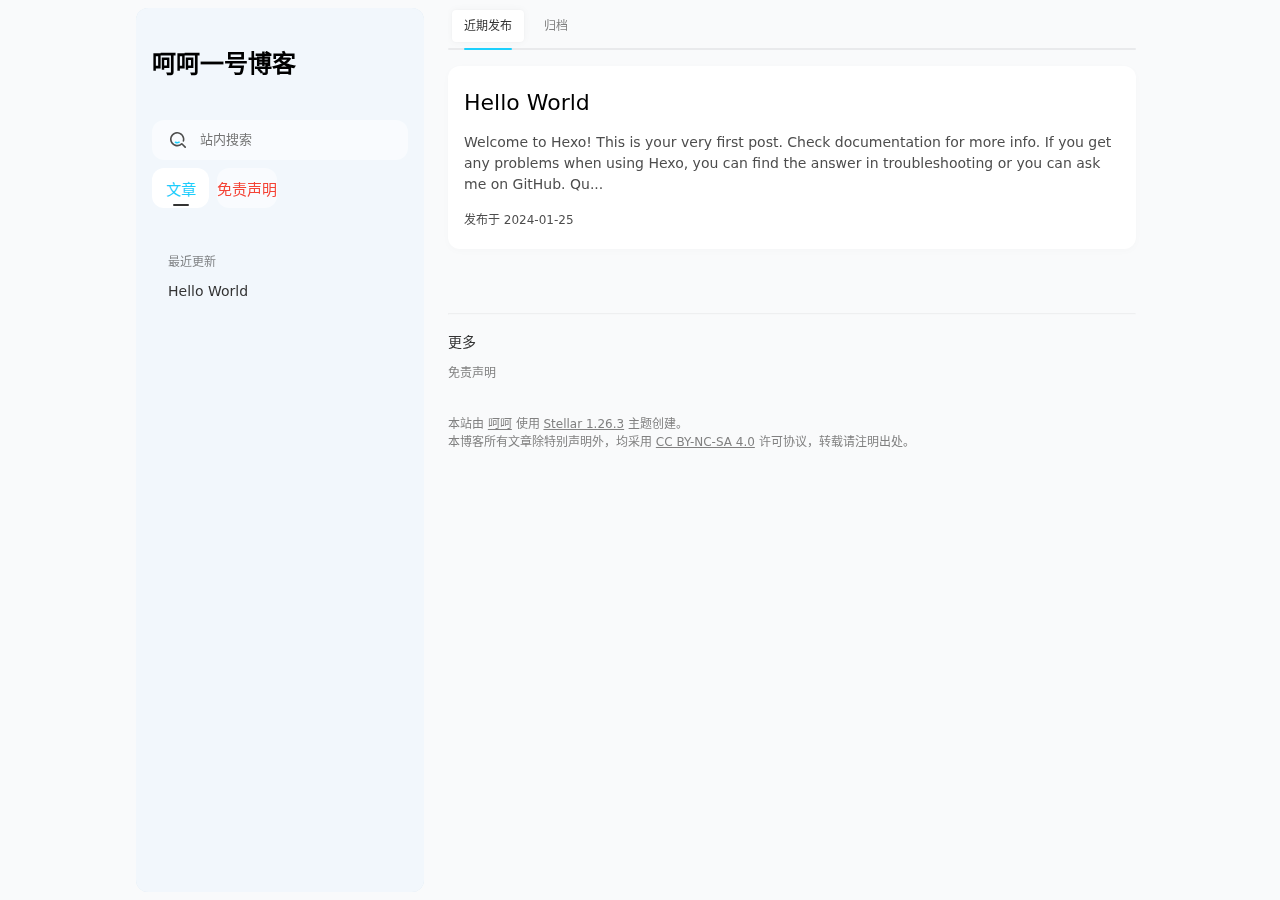
<file: index.html>
<!DOCTYPE html><html lang="zh-CN">

<head>
  <meta charset="utf-8">
  <meta name="hexo-theme" content="https://github.com/xaoxuu/hexo-theme-stellar/tree/1.26.3" theme-name="Stellar" theme-version="1.26.3">
  
  <meta name="generator" content="Hexo 7.1.1">
  <meta http-equiv='x-dns-prefetch-control' content='on' />
  
  <meta name="renderer" content="webkit">
  <meta name="force-rendering" content="webkit">
  <meta http-equiv="X-UA-Compatible" content="IE=Edge,chrome=1">
  <meta name="HandheldFriendly" content="True" >
  <meta name="apple-mobile-web-app-capable" content="yes">
  <meta name="viewport" content="width=device-width, initial-scale=1, maximum-scale=1">
  <meta name="theme-color" content="#f8f8f8">
  
  <title>呵呵一号博客</title>

  
    <meta name="description" content="呵呵一号博客">
<meta property="og:type" content="website">
<meta property="og:title" content="呵呵一号博客">
<meta property="og:url" content="https://1.kuhehe.top/">
<meta property="og:site_name" content="呵呵一号博客">
<meta property="og:description" content="呵呵一号博客">
<meta property="og:locale" content="zh_CN">
<meta property="article:author" content="呵呵">
<meta name="twitter:card" content="summary">
  
  
  
  

  <!-- feed -->
  

  <link rel="stylesheet" href="/css/main.css?v=1.26.3">

  

  

  
  
</head>
<body>

<div class="l_body index tech" id="start" layout="undefined" ><aside class="l_left"><div class="sidebar-container sidebar-blur">


<header class="header"><div class="logo-wrap"><a class="title" href="/"><div class="main" ff="title">呵呵一号博客</div></a></div></header>

<div class="nav-area">
<div class="search-wrapper" id="search-wrapper"><form class="search-form"><a class="search-button" onclick="document.getElementById(&quot;search-input&quot;).focus();"><svg t="1705074644177" class="icon search-icon" viewBox="0 0 1025 1024" version="1.1" xmlns="http://www.w3.org/2000/svg" p-id="1560" width="200" height="200"><path d="M1008.839137 935.96571L792.364903 719.491476a56.783488 56.783488 0 0 0-80.152866 0 358.53545 358.53545 0 1 1 100.857314-335.166073 362.840335 362.840335 0 0 1-3.689902 170.145468 51.248635 51.248635 0 1 0 99.217358 26.444296 462.057693 462.057693 0 1 0-158.255785 242.303546l185.930047 185.725053a51.248635 51.248635 0 0 0 72.568068 0 51.248635 51.248635 0 0 0 0-72.978056z" p-id="1561"></path><path d="M616.479587 615.969233a50.428657 50.428657 0 0 0-61.498362-5.534852 174.655348 174.655348 0 0 1-177.525271 3.484907 49.403684 49.403684 0 0 0-58.833433 6.76482l-3.074918 2.869923a49.403684 49.403684 0 0 0 8.609771 78.10292 277.767601 277.767601 0 0 0 286.992355-5.739847 49.403684 49.403684 0 0 0 8.404776-76.667958z" p-id="1562"></path></svg></a><input type="text" class="search-input" id="search-input" placeholder="站内搜索"></form><div id="search-result"></div><div class="search-no-result">没有找到内容！</div></div>


<nav class="menu dis-select"><a class="nav-item active" title="文章" href="/" style="color:#1BCDFC"><span>文章</span></a><a class="nav-item" title="免责声明" href="/disclaimer/" style="color:#F44336"><span>免责声明</span></a></nav>
</div>
<div class="widgets">
<widget class="widget-wrapper post-list"><div class="widget-header dis-select"><span class="name">最近更新</span></div><div class="widget-body fs14"><a class="item title" href="/20240125/hello-world/"><span class="title">Hello World</span></a></div></widget>


</div>

</div></aside><div class="l_main" id="main">

<header class="header mobile-only"><div class="logo-wrap"><a class="title" href="/"><div class="main" ff="title">呵呵一号博客</div></a></div></header>




<div class="nav-wrap"><nav class="sub post cap"><a class="active" href="/">近期发布</a><a href="/archives">归档</a></nav></div>
<div class="post-list post"><a class="post-card post" href="/20240125/hello-world/">
<article class="md-text"><h2 class="post-title">Hello World</h2><div class="excerpt"><p>Welcome to Hexo! This is your very first post. Check documentation for more info. If you get any problems when using Hexo, you can find the answer in troubleshooting or you can ask me on GitHub.
Qu...</p></div><div class="meta cap"><span class="cap" id="post-meta">发布于&nbsp;<time datetime="2024-01-25T14:32:11.967Z">2024-01-25</time></span></div></article>
</a></div>


<footer class="page-footer fs12"><hr><div class="sitemap"><div class="sitemap-group"><span class="fs14">更多</span><a href="/disclaimer/">免责声明</a></div></div><div class="text"><p>本站由 <a href="/">呵呵</a> 使用 <a target="_blank" rel="noopener" href="https://github.com/xaoxuu/hexo-theme-stellar/tree/1.26.3">Stellar 1.26.3</a> 主题创建。<br>本博客所有文章除特别声明外，均采用 <a target="_blank" rel="noopener" href="https://creativecommons.org/licenses/by-nc-sa/4.0/">CC BY-NC-SA 4.0</a> 许可协议，转载请注明出处。</p>
</div></footer>
<div class='float-panel mobile-only blur' style='display:none'>
  <button type='button' class='sidebar-toggle mobile' onclick='sidebar.toggle()'>
    <svg t="1705412886951" class="icon" viewBox="0 0 1024 1024" version="1.1" xmlns="http://www.w3.org/2000/svg" p-id="8331" width="200" height="200"><path d="M638.72 970.666667h-256c-118.186667 0-198.272-25.002667-251.946667-78.72S52.053333 758.186667 52.053333 640V384c0-118.186667 25.002667-198.272 78.72-251.946667S264.533333 53.333333 382.72 53.333333h256c118.186667 0 198.272 25.002667 251.946667 78.72S969.386667 265.813333 969.386667 384v256c0 118.186667-25.002667 198.272-78.72 251.946667S756.906667 970.666667 638.72 970.666667z m-256-853.333334c-100.096 0-165.802667 19.2-206.72 59.946667S116.053333 283.904 116.053333 384v256c0 100.096 19.072 165.802667 59.946667 206.72S282.624 906.666667 382.72 906.666667h256c100.096 0 165.802667-19.072 206.72-59.946667S905.386667 740.096 905.386667 640V384c0-100.096-19.072-165.802667-59.946667-206.72S738.816 117.333333 638.72 117.333333z" p-id="8332"></path><path d="M638.72 970.666667a32 32 0 0 1-32-32V85.333333a32 32 0 0 1 32-32 32 32 0 0 1 32 32v853.333334a32 32 0 0 1-32 32zM340.053333 653.226667a31.914667 31.914667 0 0 1-22.613333-9.386667 32 32 0 0 1 0-45.269333L404.053333 512 317.44 425.386667a32 32 0 0 1 0-45.226667 32 32 0 0 1 45.226667 0l109.226666 109.226667a32 32 0 0 1 0 45.269333L362.666667 643.84a31.914667 31.914667 0 0 1-22.613334 9.386667z" p-id="8333"></path></svg>
  </button>
</div>
<div class="main-mask" onclick="sidebar.toggle()"></div></div></div><div class="scripts">
<script type="text/javascript">
  const stellar = {
    // 懒加载 css https://github.com/filamentgroup/loadCSS
    loadCSS: (href, before, media, attributes) => {
      var doc = window.document;
      var ss = doc.createElement("link");
      var ref;
      if (before) {
        ref = before;
      } else {
        var refs = (doc.body || doc.getElementsByTagName("head")[0]).childNodes;
        ref = refs[refs.length - 1];
      }
      var sheets = doc.styleSheets;
      if (attributes) {
        for (var attributeName in attributes) {
          if (attributes.hasOwnProperty(attributeName)) {
            ss.setAttribute(attributeName, attributes[attributeName]);
          }
        }
      }
      ss.rel = "stylesheet";
      ss.href = href;
      ss.media = "only x";
      function ready(cb) {
        if (doc.body) {
          return cb();
        }
        setTimeout(function () {
          ready(cb);
        });
      }
      ready(function () {
        ref.parentNode.insertBefore(ss, before ? ref : ref.nextSibling);
      });
      var onloadcssdefined = function (cb) {
        var resolvedHref = ss.href;
        var i = sheets.length;
        while (i--) {
          if (sheets[i].href === resolvedHref) {
            return cb();
          }
        }
        setTimeout(function () {
          onloadcssdefined(cb);
        });
      };
      function loadCB() {
        if (ss.addEventListener) {
          ss.removeEventListener("load", loadCB);
        }
        ss.media = media || "all";
      }
      if (ss.addEventListener) {
        ss.addEventListener("load", loadCB);
      }
      ss.onloadcssdefined = onloadcssdefined;
      onloadcssdefined(loadCB);
      return ss;
    },

    // 从 butterfly 和 volantis 获得灵感
    loadScript: (src, opt) => new Promise((resolve, reject) => {
      var script = document.createElement('script');
      if (src.startsWith('/')){
        src = stellar.config.root + src.substring(1);
      }
      script.src = src;
      if (opt) {
        for (let key of Object.keys(opt)) {
          script[key] = opt[key]
        }
      } else {
        // 默认异步，如果需要同步，第二个参数传入 {} 即可
        script.async = true
      }
      script.onerror = reject
      script.onload = script.onreadystatechange = function() {
        const loadState = this.readyState
        if (loadState && loadState !== 'loaded' && loadState !== 'complete') return
        script.onload = script.onreadystatechange = null
        resolve()
      }
      document.head.appendChild(script)
    }),

    // https://github.com/jerryc127/hexo-theme-butterfly
    jQuery: (fn) => {
      if (typeof jQuery === 'undefined') {
        stellar.loadScript(stellar.plugins.jQuery).then(fn)
      } else {
        fn()
      }
    }
  };
  stellar.version = '1.26.3';
  stellar.github = 'https://github.com/xaoxuu/hexo-theme-stellar/tree/1.26.3';
  stellar.config = {
    date_suffix: {
      just: '刚刚',
      min: '分钟前',
      hour: '小时前',
      day: '天前',
      month: '个月前',
    },
    root : '/',
  };

  // required plugins (only load if needs)
  stellar.plugins = {
    jQuery: 'https://cdn.bootcdn.net/ajax/libs/jquery/3.7.1/jquery.min.js'
  };

  if ('local_search') {
    stellar.search = {};
    stellar.search.service = 'local_search';
    if (stellar.search.service == 'local_search') {
      let service_obj = Object.assign({}, {"field":"all","path":"/search.json","content":true,"sort":"-date"});
      stellar.search[stellar.search.service] = service_obj;
    }
  }

  // stellar js
  stellar.plugins.stellar = Object.assign({"sites":"/js/plugins/sites.js","friends":"/js/plugins/friends.js","ghinfo":"/js/plugins/ghinfo.js","timeline":"/js/plugins/timeline.js","linkcard":"/js/plugins/linkcard.js","fcircle":"/js/plugins/fcircle.js","weibo":"/js/plugins/weibo.js","memos":"/js/plugins/memos.js","marked":"/js/plugins/marked.js"});

  stellar.plugins.marked = Object.assign("https://cdn.bootcdn.net/ajax/libs/marked/4.0.18/marked.min.js");
  // optional plugins
  if ('true' == 'true') {
    stellar.plugins.lazyload = Object.assign({"enable":true,"js":"https://cdn.bootcdn.net/ajax/libs/vanilla-lazyload/17.8.4/lazyload.min.js","transition":"fade"});
  }
  if ('true' == 'true') {
    stellar.plugins.swiper = Object.assign({"enable":true,"css":"https://unpkg.com/swiper@10.3/swiper-bundle.min.css","js":"https://unpkg.com/swiper@10.3/swiper-bundle.min.js"});
  }
  if ('' == 'true') {
    stellar.plugins.scrollreveal = Object.assign({"enable":null,"js":"https://cdn.bootcdn.net/ajax/libs/scrollReveal.js/4.0.9/scrollreveal.min.js","distance":"16px","duration":800,"interval":100,"scale":1});
  }
  if ('true' == 'true') {
    stellar.plugins.preload = Object.assign({"enable":true,"service":"flying_pages","flying_pages":"https://cdn.bootcdn.net/ajax/libs/flying-pages/2.1.2/flying-pages.min.js"});
  }
  if ('true' == 'true') {
    stellar.plugins.fancybox = Object.assign({"enable":true,"js":"https://cdn.bootcdn.net/ajax/libs/fancyapps-ui/5.0.22/fancybox/fancybox.umd.min.js","css":"https://cdn.bootcdn.net/ajax/libs/fancyapps-ui/5.0.22/fancybox/fancybox.min.css","selector":null});
  }
  if ('false' == 'true') {
    stellar.plugins.heti = Object.assign({"enable":false,"css":"https://unpkg.com/heti@0.9.2/umd/heti.min.css","js":"https://unpkg.com/heti@0.9.2/umd/heti-addon.min.js"});
  }
  if ('true' == 'true') {
    stellar.plugins.copycode = Object.assign({"enable":true,"js":"/js/plugins/copycode.js","default_text":"Copy","success_text":"Copied","toast":"复制成功"});
  }
</script>

<!-- required -->
<script src="/js/main.js?v=1.26.3" async></script>

<!-- optional -->






<!-- inject -->

</div></body></html>
</file>
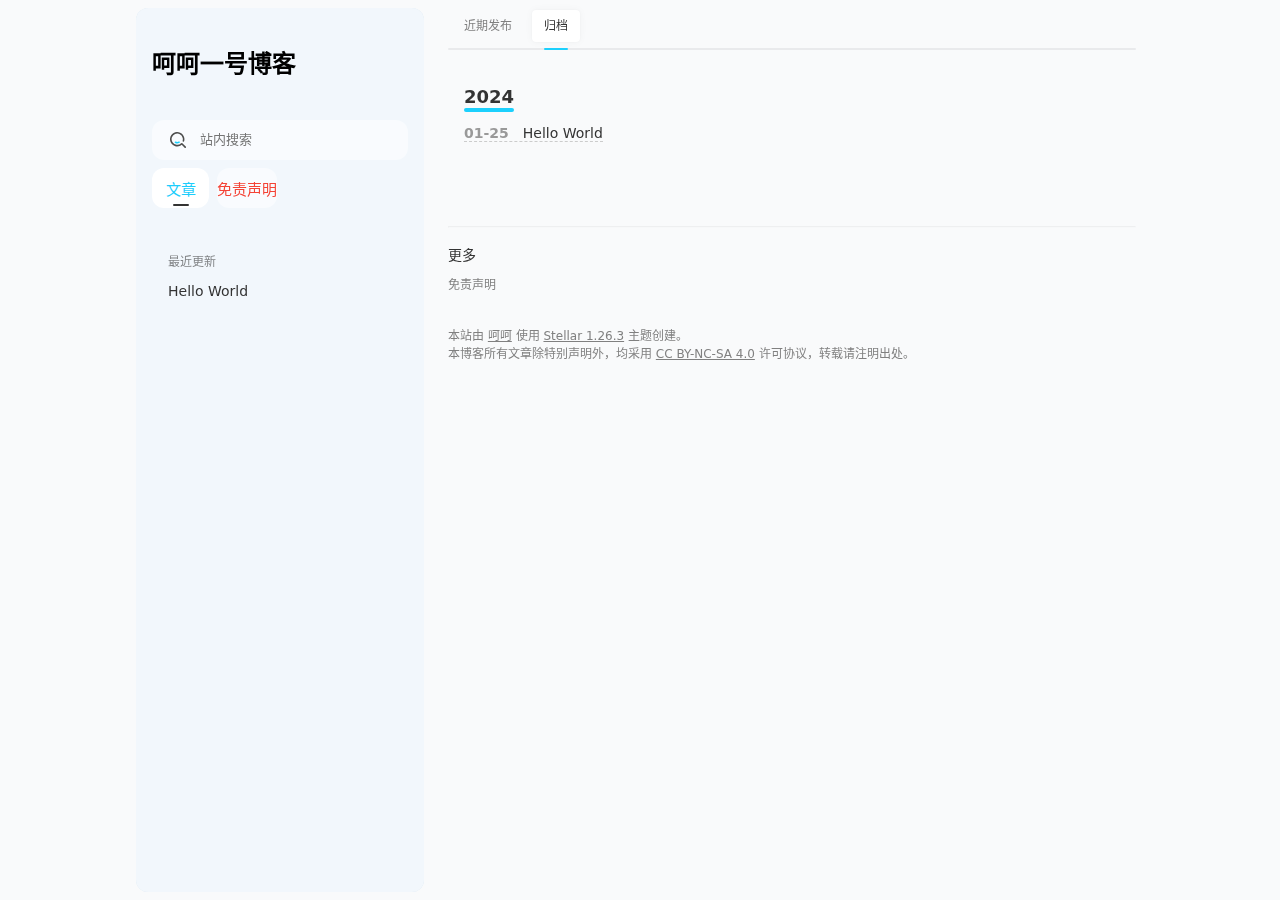
<file: archives/index.html>
<!DOCTYPE html><html lang="zh-CN">

<head>
  <meta charset="utf-8">
  <meta name="hexo-theme" content="https://github.com/xaoxuu/hexo-theme-stellar/tree/1.26.3" theme-name="Stellar" theme-version="1.26.3">
  <meta name="robots" content="noindex,follow">
  <meta name="generator" content="Hexo 7.1.1">
  <meta http-equiv='x-dns-prefetch-control' content='on' />
  
  <meta name="renderer" content="webkit">
  <meta name="force-rendering" content="webkit">
  <meta http-equiv="X-UA-Compatible" content="IE=Edge,chrome=1">
  <meta name="HandheldFriendly" content="True" >
  <meta name="apple-mobile-web-app-capable" content="yes">
  <meta name="viewport" content="width=device-width, initial-scale=1, maximum-scale=1">
  <meta name="theme-color" content="#f8f8f8">
  
  <title>归档 - 呵呵一号博客</title>

  
    <meta name="description" content="呵呵一号博客">
<meta property="og:type" content="website">
<meta property="og:title" content="归档">
<meta property="og:url" content="https://1.kuhehe.top/archives/">
<meta property="og:site_name" content="呵呵一号博客">
<meta property="og:description" content="呵呵一号博客">
<meta property="og:locale" content="zh_CN">
<meta property="article:author" content="呵呵">
<meta name="twitter:card" content="summary">
  
  
  
  

  <!-- feed -->
  

  <link rel="stylesheet" href="/css/main.css?v=1.26.3">

  

  

  
  
</head>
<body>

<div class="l_body index tech" id="start" layout="undefined" ><aside class="l_left"><div class="sidebar-container sidebar-blur">


<header class="header"><div class="logo-wrap"><a class="title" href="/"><div class="main" ff="title">呵呵一号博客</div></a></div></header>

<div class="nav-area">
<div class="search-wrapper" id="search-wrapper"><form class="search-form"><a class="search-button" onclick="document.getElementById(&quot;search-input&quot;).focus();"><svg t="1705074644177" class="icon search-icon" viewBox="0 0 1025 1024" version="1.1" xmlns="http://www.w3.org/2000/svg" p-id="1560" width="200" height="200"><path d="M1008.839137 935.96571L792.364903 719.491476a56.783488 56.783488 0 0 0-80.152866 0 358.53545 358.53545 0 1 1 100.857314-335.166073 362.840335 362.840335 0 0 1-3.689902 170.145468 51.248635 51.248635 0 1 0 99.217358 26.444296 462.057693 462.057693 0 1 0-158.255785 242.303546l185.930047 185.725053a51.248635 51.248635 0 0 0 72.568068 0 51.248635 51.248635 0 0 0 0-72.978056z" p-id="1561"></path><path d="M616.479587 615.969233a50.428657 50.428657 0 0 0-61.498362-5.534852 174.655348 174.655348 0 0 1-177.525271 3.484907 49.403684 49.403684 0 0 0-58.833433 6.76482l-3.074918 2.869923a49.403684 49.403684 0 0 0 8.609771 78.10292 277.767601 277.767601 0 0 0 286.992355-5.739847 49.403684 49.403684 0 0 0 8.404776-76.667958z" p-id="1562"></path></svg></a><input type="text" class="search-input" id="search-input" placeholder="站内搜索"></form><div id="search-result"></div><div class="search-no-result">没有找到内容！</div></div>


<nav class="menu dis-select"><a class="nav-item active" title="文章" href="/" style="color:#1BCDFC"><span>文章</span></a><a class="nav-item" title="免责声明" href="/disclaimer/" style="color:#F44336"><span>免责声明</span></a></nav>
</div>
<div class="widgets">
<widget class="widget-wrapper post-list"><div class="widget-header dis-select"><span class="name">最近更新</span></div><div class="widget-body fs14"><a class="item title" href="/20240125/hello-world/"><span class="title">Hello World</span></a></div></widget>


</div>

</div></aside><div class="l_main" id="main">

<header class="header mobile-only"><div class="logo-wrap"><a class="title" href="/"><div class="main" ff="title">呵呵一号博客</div></a></div></header>

 


<div class="nav-wrap"><nav class="sub post cap"><a href="/">近期发布</a><a class="active" href="/archives">归档</a></nav></div><div class="post-list archives"><article class="" id="archive"><div class='archive-header h4'>2024</div><div class="archive-list"><a class='post fs14' href="/20240125/hello-world/"><time>01-25</time><span>Hello World</span></a></div></article></div>
<footer class="page-footer fs12"><hr><div class="sitemap"><div class="sitemap-group"><span class="fs14">更多</span><a href="/disclaimer/">免责声明</a></div></div><div class="text"><p>本站由 <a href="/">呵呵</a> 使用 <a target="_blank" rel="noopener" href="https://github.com/xaoxuu/hexo-theme-stellar/tree/1.26.3">Stellar 1.26.3</a> 主题创建。<br>本博客所有文章除特别声明外，均采用 <a target="_blank" rel="noopener" href="https://creativecommons.org/licenses/by-nc-sa/4.0/">CC BY-NC-SA 4.0</a> 许可协议，转载请注明出处。</p>
</div></footer>
<div class='float-panel mobile-only blur' style='display:none'>
  <button type='button' class='sidebar-toggle mobile' onclick='sidebar.toggle()'>
    <svg t="1705412886951" class="icon" viewBox="0 0 1024 1024" version="1.1" xmlns="http://www.w3.org/2000/svg" p-id="8331" width="200" height="200"><path d="M638.72 970.666667h-256c-118.186667 0-198.272-25.002667-251.946667-78.72S52.053333 758.186667 52.053333 640V384c0-118.186667 25.002667-198.272 78.72-251.946667S264.533333 53.333333 382.72 53.333333h256c118.186667 0 198.272 25.002667 251.946667 78.72S969.386667 265.813333 969.386667 384v256c0 118.186667-25.002667 198.272-78.72 251.946667S756.906667 970.666667 638.72 970.666667z m-256-853.333334c-100.096 0-165.802667 19.2-206.72 59.946667S116.053333 283.904 116.053333 384v256c0 100.096 19.072 165.802667 59.946667 206.72S282.624 906.666667 382.72 906.666667h256c100.096 0 165.802667-19.072 206.72-59.946667S905.386667 740.096 905.386667 640V384c0-100.096-19.072-165.802667-59.946667-206.72S738.816 117.333333 638.72 117.333333z" p-id="8332"></path><path d="M638.72 970.666667a32 32 0 0 1-32-32V85.333333a32 32 0 0 1 32-32 32 32 0 0 1 32 32v853.333334a32 32 0 0 1-32 32zM340.053333 653.226667a31.914667 31.914667 0 0 1-22.613333-9.386667 32 32 0 0 1 0-45.269333L404.053333 512 317.44 425.386667a32 32 0 0 1 0-45.226667 32 32 0 0 1 45.226667 0l109.226666 109.226667a32 32 0 0 1 0 45.269333L362.666667 643.84a31.914667 31.914667 0 0 1-22.613334 9.386667z" p-id="8333"></path></svg>
  </button>
</div>
<div class="main-mask" onclick="sidebar.toggle()"></div></div></div><div class="scripts">
<script type="text/javascript">
  const stellar = {
    // 懒加载 css https://github.com/filamentgroup/loadCSS
    loadCSS: (href, before, media, attributes) => {
      var doc = window.document;
      var ss = doc.createElement("link");
      var ref;
      if (before) {
        ref = before;
      } else {
        var refs = (doc.body || doc.getElementsByTagName("head")[0]).childNodes;
        ref = refs[refs.length - 1];
      }
      var sheets = doc.styleSheets;
      if (attributes) {
        for (var attributeName in attributes) {
          if (attributes.hasOwnProperty(attributeName)) {
            ss.setAttribute(attributeName, attributes[attributeName]);
          }
        }
      }
      ss.rel = "stylesheet";
      ss.href = href;
      ss.media = "only x";
      function ready(cb) {
        if (doc.body) {
          return cb();
        }
        setTimeout(function () {
          ready(cb);
        });
      }
      ready(function () {
        ref.parentNode.insertBefore(ss, before ? ref : ref.nextSibling);
      });
      var onloadcssdefined = function (cb) {
        var resolvedHref = ss.href;
        var i = sheets.length;
        while (i--) {
          if (sheets[i].href === resolvedHref) {
            return cb();
          }
        }
        setTimeout(function () {
          onloadcssdefined(cb);
        });
      };
      function loadCB() {
        if (ss.addEventListener) {
          ss.removeEventListener("load", loadCB);
        }
        ss.media = media || "all";
      }
      if (ss.addEventListener) {
        ss.addEventListener("load", loadCB);
      }
      ss.onloadcssdefined = onloadcssdefined;
      onloadcssdefined(loadCB);
      return ss;
    },

    // 从 butterfly 和 volantis 获得灵感
    loadScript: (src, opt) => new Promise((resolve, reject) => {
      var script = document.createElement('script');
      if (src.startsWith('/')){
        src = stellar.config.root + src.substring(1);
      }
      script.src = src;
      if (opt) {
        for (let key of Object.keys(opt)) {
          script[key] = opt[key]
        }
      } else {
        // 默认异步，如果需要同步，第二个参数传入 {} 即可
        script.async = true
      }
      script.onerror = reject
      script.onload = script.onreadystatechange = function() {
        const loadState = this.readyState
        if (loadState && loadState !== 'loaded' && loadState !== 'complete') return
        script.onload = script.onreadystatechange = null
        resolve()
      }
      document.head.appendChild(script)
    }),

    // https://github.com/jerryc127/hexo-theme-butterfly
    jQuery: (fn) => {
      if (typeof jQuery === 'undefined') {
        stellar.loadScript(stellar.plugins.jQuery).then(fn)
      } else {
        fn()
      }
    }
  };
  stellar.version = '1.26.3';
  stellar.github = 'https://github.com/xaoxuu/hexo-theme-stellar/tree/1.26.3';
  stellar.config = {
    date_suffix: {
      just: '刚刚',
      min: '分钟前',
      hour: '小时前',
      day: '天前',
      month: '个月前',
    },
    root : '/',
  };

  // required plugins (only load if needs)
  stellar.plugins = {
    jQuery: 'https://cdn.bootcdn.net/ajax/libs/jquery/3.7.1/jquery.min.js'
  };

  if ('local_search') {
    stellar.search = {};
    stellar.search.service = 'local_search';
    if (stellar.search.service == 'local_search') {
      let service_obj = Object.assign({}, {"field":"all","path":"/search.json","content":true,"sort":"-date"});
      stellar.search[stellar.search.service] = service_obj;
    }
  }

  // stellar js
  stellar.plugins.stellar = Object.assign({"sites":"/js/plugins/sites.js","friends":"/js/plugins/friends.js","ghinfo":"/js/plugins/ghinfo.js","timeline":"/js/plugins/timeline.js","linkcard":"/js/plugins/linkcard.js","fcircle":"/js/plugins/fcircle.js","weibo":"/js/plugins/weibo.js","memos":"/js/plugins/memos.js","marked":"/js/plugins/marked.js"});

  stellar.plugins.marked = Object.assign("https://cdn.bootcdn.net/ajax/libs/marked/4.0.18/marked.min.js");
  // optional plugins
  if ('true' == 'true') {
    stellar.plugins.lazyload = Object.assign({"enable":true,"js":"https://cdn.bootcdn.net/ajax/libs/vanilla-lazyload/17.8.4/lazyload.min.js","transition":"fade"});
  }
  if ('true' == 'true') {
    stellar.plugins.swiper = Object.assign({"enable":true,"css":"https://unpkg.com/swiper@10.3/swiper-bundle.min.css","js":"https://unpkg.com/swiper@10.3/swiper-bundle.min.js"});
  }
  if ('' == 'true') {
    stellar.plugins.scrollreveal = Object.assign({"enable":null,"js":"https://cdn.bootcdn.net/ajax/libs/scrollReveal.js/4.0.9/scrollreveal.min.js","distance":"16px","duration":800,"interval":100,"scale":1});
  }
  if ('true' == 'true') {
    stellar.plugins.preload = Object.assign({"enable":true,"service":"flying_pages","flying_pages":"https://cdn.bootcdn.net/ajax/libs/flying-pages/2.1.2/flying-pages.min.js"});
  }
  if ('true' == 'true') {
    stellar.plugins.fancybox = Object.assign({"enable":true,"js":"https://cdn.bootcdn.net/ajax/libs/fancyapps-ui/5.0.22/fancybox/fancybox.umd.min.js","css":"https://cdn.bootcdn.net/ajax/libs/fancyapps-ui/5.0.22/fancybox/fancybox.min.css","selector":null});
  }
  if ('false' == 'true') {
    stellar.plugins.heti = Object.assign({"enable":false,"css":"https://unpkg.com/heti@0.9.2/umd/heti.min.css","js":"https://unpkg.com/heti@0.9.2/umd/heti-addon.min.js"});
  }
  if ('true' == 'true') {
    stellar.plugins.copycode = Object.assign({"enable":true,"js":"/js/plugins/copycode.js","default_text":"Copy","success_text":"Copied","toast":"复制成功"});
  }
</script>

<!-- required -->
<script src="/js/main.js?v=1.26.3" async></script>

<!-- optional -->






<!-- inject -->

</div></body></html>
</file>
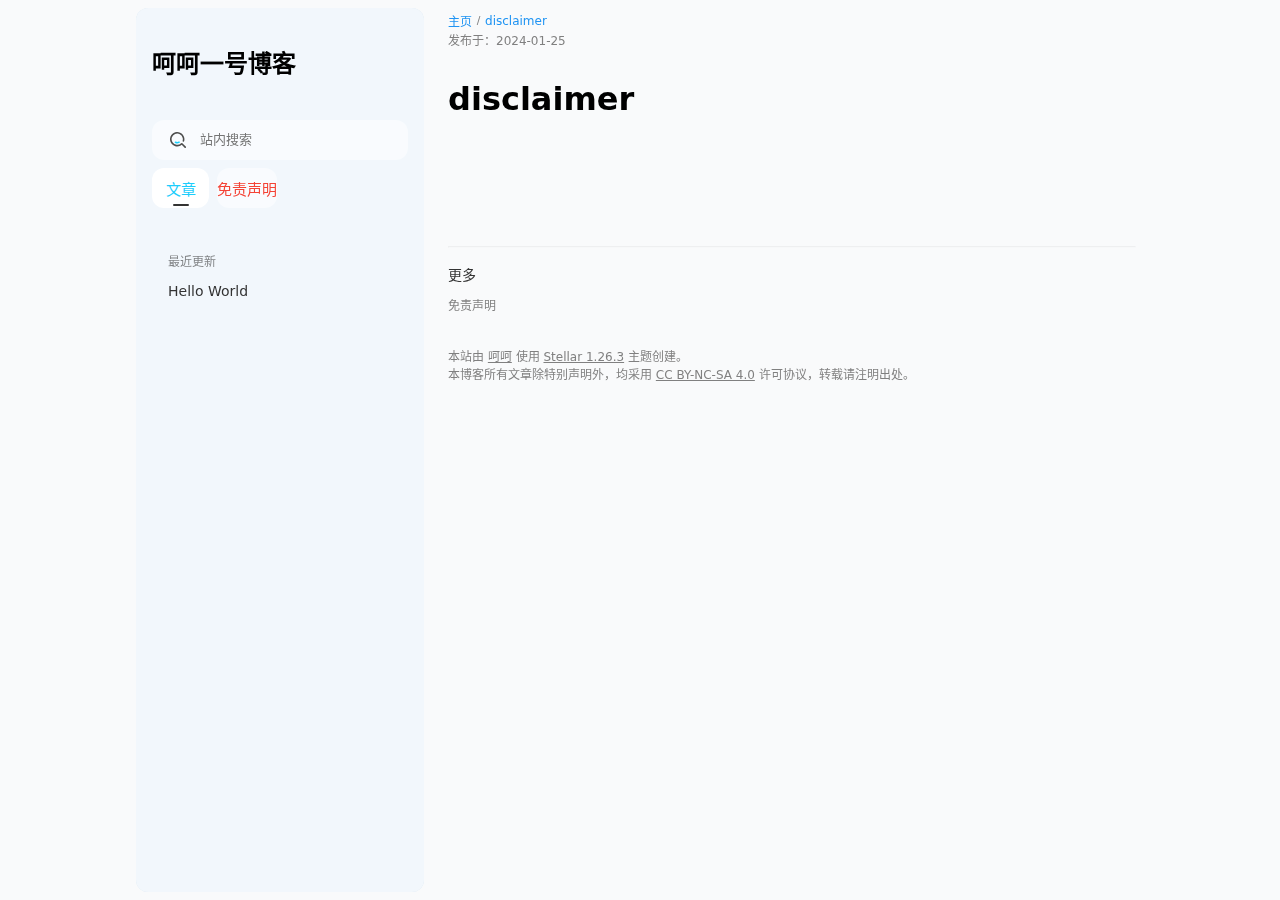
<file: disclaimer/index.html>
<!DOCTYPE html><html lang="zh-CN">

<head>
  <meta charset="utf-8">
  <meta name="hexo-theme" content="https://github.com/xaoxuu/hexo-theme-stellar/tree/1.26.3" theme-name="Stellar" theme-version="1.26.3">
  
  <meta name="generator" content="Hexo 7.1.1">
  <meta http-equiv='x-dns-prefetch-control' content='on' />
  
  <meta name="renderer" content="webkit">
  <meta name="force-rendering" content="webkit">
  <meta http-equiv="X-UA-Compatible" content="IE=Edge,chrome=1">
  <meta name="HandheldFriendly" content="True" >
  <meta name="apple-mobile-web-app-capable" content="yes">
  <meta name="viewport" content="width=device-width, initial-scale=1, maximum-scale=1">
  <meta name="theme-color" content="#f8f8f8">
  
  <title>disclaimer - 呵呵一号博客</title>

  
    <meta name="description" content="呵呵一号博客">
<meta property="og:type" content="website">
<meta property="og:title" content="disclaimer">
<meta property="og:url" content="https://1.kuhehe.top/disclaimer/">
<meta property="og:site_name" content="呵呵一号博客">
<meta property="og:description" content="呵呵一号博客">
<meta property="og:locale" content="zh_CN">
<meta property="article:published_time" content="2024-01-25T15:10:18.000Z">
<meta property="article:modified_time" content="2024-01-25T15:10:18.949Z">
<meta property="article:author" content="呵呵">
<meta name="twitter:card" content="summary">
  
  
  
  

  <!-- feed -->
  

  <link rel="stylesheet" href="/css/main.css?v=1.26.3">

  

  

  
  
</head>
<body>

<div class="l_body content tech" id="start" layout="page" ><aside class="l_left"><div class="sidebar-container sidebar-blur">


<header class="header"><div class="logo-wrap"><a class="title" href="/"><div class="main" ff="title">呵呵一号博客</div></a></div></header>

<div class="nav-area">
<div class="search-wrapper" id="search-wrapper"><form class="search-form"><a class="search-button" onclick="document.getElementById(&quot;search-input&quot;).focus();"><svg t="1705074644177" class="icon search-icon" viewBox="0 0 1025 1024" version="1.1" xmlns="http://www.w3.org/2000/svg" p-id="1560" width="200" height="200"><path d="M1008.839137 935.96571L792.364903 719.491476a56.783488 56.783488 0 0 0-80.152866 0 358.53545 358.53545 0 1 1 100.857314-335.166073 362.840335 362.840335 0 0 1-3.689902 170.145468 51.248635 51.248635 0 1 0 99.217358 26.444296 462.057693 462.057693 0 1 0-158.255785 242.303546l185.930047 185.725053a51.248635 51.248635 0 0 0 72.568068 0 51.248635 51.248635 0 0 0 0-72.978056z" p-id="1561"></path><path d="M616.479587 615.969233a50.428657 50.428657 0 0 0-61.498362-5.534852 174.655348 174.655348 0 0 1-177.525271 3.484907 49.403684 49.403684 0 0 0-58.833433 6.76482l-3.074918 2.869923a49.403684 49.403684 0 0 0 8.609771 78.10292 277.767601 277.767601 0 0 0 286.992355-5.739847 49.403684 49.403684 0 0 0 8.404776-76.667958z" p-id="1562"></path></svg></a><input type="text" class="search-input" id="search-input" placeholder="站内搜索"></form><div id="search-result"></div><div class="search-no-result">没有找到内容！</div></div>


<nav class="menu dis-select"><a class="nav-item active" title="文章" href="/" style="color:#1BCDFC"><span>文章</span></a><a class="nav-item" title="免责声明" href="/disclaimer/" style="color:#F44336"><span>免责声明</span></a></nav>
</div>
<div class="widgets">



<widget class="widget-wrapper post-list"><div class="widget-header dis-select"><span class="name">最近更新</span></div><div class="widget-body fs14"><a class="item title" href="/20240125/hello-world/"><span class="title">Hello World</span></a></div></widget>


</div>

</div></aside><div class="l_main" id="main">





<div class="bread-nav fs12"><div class="left"><div id="breadcrumb"><a class="cap breadcrumb" href="/">主页</a>

  <span class="sep"></span>
  <a class="cap breadcrumb" href="/disclaimer/">disclaimer</a>
  </div>
<div id="post-meta"><span class="author">发布于：</span><span class="created"><time datetime="2024-01-25T15:10:18.000Z">2024-01-25</time></span><span class="updated">，更新于：<time datetime="2024-01-25T15:10:18.949Z">2024-01-25</time></span></div></div>
</div>
<article class="md-text content"><h1 class="article-title"><span>disclaimer</span></h1></article>



<footer class="page-footer fs12"><hr><div class="sitemap"><div class="sitemap-group"><span class="fs14">更多</span><a href="/disclaimer/">免责声明</a></div></div><div class="text"><p>本站由 <a href="/">呵呵</a> 使用 <a target="_blank" rel="noopener" href="https://github.com/xaoxuu/hexo-theme-stellar/tree/1.26.3">Stellar 1.26.3</a> 主题创建。<br>本博客所有文章除特别声明外，均采用 <a target="_blank" rel="noopener" href="https://creativecommons.org/licenses/by-nc-sa/4.0/">CC BY-NC-SA 4.0</a> 许可协议，转载请注明出处。</p>
</div></footer>
<div class='float-panel mobile-only blur' style='display:none'>
  <button type='button' class='sidebar-toggle mobile' onclick='sidebar.toggle()'>
    <svg t="1705412886951" class="icon" viewBox="0 0 1024 1024" version="1.1" xmlns="http://www.w3.org/2000/svg" p-id="8331" width="200" height="200"><path d="M638.72 970.666667h-256c-118.186667 0-198.272-25.002667-251.946667-78.72S52.053333 758.186667 52.053333 640V384c0-118.186667 25.002667-198.272 78.72-251.946667S264.533333 53.333333 382.72 53.333333h256c118.186667 0 198.272 25.002667 251.946667 78.72S969.386667 265.813333 969.386667 384v256c0 118.186667-25.002667 198.272-78.72 251.946667S756.906667 970.666667 638.72 970.666667z m-256-853.333334c-100.096 0-165.802667 19.2-206.72 59.946667S116.053333 283.904 116.053333 384v256c0 100.096 19.072 165.802667 59.946667 206.72S282.624 906.666667 382.72 906.666667h256c100.096 0 165.802667-19.072 206.72-59.946667S905.386667 740.096 905.386667 640V384c0-100.096-19.072-165.802667-59.946667-206.72S738.816 117.333333 638.72 117.333333z" p-id="8332"></path><path d="M638.72 970.666667a32 32 0 0 1-32-32V85.333333a32 32 0 0 1 32-32 32 32 0 0 1 32 32v853.333334a32 32 0 0 1-32 32zM340.053333 653.226667a31.914667 31.914667 0 0 1-22.613333-9.386667 32 32 0 0 1 0-45.269333L404.053333 512 317.44 425.386667a32 32 0 0 1 0-45.226667 32 32 0 0 1 45.226667 0l109.226666 109.226667a32 32 0 0 1 0 45.269333L362.666667 643.84a31.914667 31.914667 0 0 1-22.613334 9.386667z" p-id="8333"></path></svg>
  </button>
</div>
<div class="main-mask" onclick="sidebar.toggle()"></div></div></div><div class="scripts">
<script type="text/javascript">
  const stellar = {
    // 懒加载 css https://github.com/filamentgroup/loadCSS
    loadCSS: (href, before, media, attributes) => {
      var doc = window.document;
      var ss = doc.createElement("link");
      var ref;
      if (before) {
        ref = before;
      } else {
        var refs = (doc.body || doc.getElementsByTagName("head")[0]).childNodes;
        ref = refs[refs.length - 1];
      }
      var sheets = doc.styleSheets;
      if (attributes) {
        for (var attributeName in attributes) {
          if (attributes.hasOwnProperty(attributeName)) {
            ss.setAttribute(attributeName, attributes[attributeName]);
          }
        }
      }
      ss.rel = "stylesheet";
      ss.href = href;
      ss.media = "only x";
      function ready(cb) {
        if (doc.body) {
          return cb();
        }
        setTimeout(function () {
          ready(cb);
        });
      }
      ready(function () {
        ref.parentNode.insertBefore(ss, before ? ref : ref.nextSibling);
      });
      var onloadcssdefined = function (cb) {
        var resolvedHref = ss.href;
        var i = sheets.length;
        while (i--) {
          if (sheets[i].href === resolvedHref) {
            return cb();
          }
        }
        setTimeout(function () {
          onloadcssdefined(cb);
        });
      };
      function loadCB() {
        if (ss.addEventListener) {
          ss.removeEventListener("load", loadCB);
        }
        ss.media = media || "all";
      }
      if (ss.addEventListener) {
        ss.addEventListener("load", loadCB);
      }
      ss.onloadcssdefined = onloadcssdefined;
      onloadcssdefined(loadCB);
      return ss;
    },

    // 从 butterfly 和 volantis 获得灵感
    loadScript: (src, opt) => new Promise((resolve, reject) => {
      var script = document.createElement('script');
      if (src.startsWith('/')){
        src = stellar.config.root + src.substring(1);
      }
      script.src = src;
      if (opt) {
        for (let key of Object.keys(opt)) {
          script[key] = opt[key]
        }
      } else {
        // 默认异步，如果需要同步，第二个参数传入 {} 即可
        script.async = true
      }
      script.onerror = reject
      script.onload = script.onreadystatechange = function() {
        const loadState = this.readyState
        if (loadState && loadState !== 'loaded' && loadState !== 'complete') return
        script.onload = script.onreadystatechange = null
        resolve()
      }
      document.head.appendChild(script)
    }),

    // https://github.com/jerryc127/hexo-theme-butterfly
    jQuery: (fn) => {
      if (typeof jQuery === 'undefined') {
        stellar.loadScript(stellar.plugins.jQuery).then(fn)
      } else {
        fn()
      }
    }
  };
  stellar.version = '1.26.3';
  stellar.github = 'https://github.com/xaoxuu/hexo-theme-stellar/tree/1.26.3';
  stellar.config = {
    date_suffix: {
      just: '刚刚',
      min: '分钟前',
      hour: '小时前',
      day: '天前',
      month: '个月前',
    },
    root : '/',
  };

  // required plugins (only load if needs)
  stellar.plugins = {
    jQuery: 'https://cdn.bootcdn.net/ajax/libs/jquery/3.7.1/jquery.min.js'
  };

  if ('local_search') {
    stellar.search = {};
    stellar.search.service = 'local_search';
    if (stellar.search.service == 'local_search') {
      let service_obj = Object.assign({}, {"field":"all","path":"/search.json","content":true,"sort":"-date"});
      stellar.search[stellar.search.service] = service_obj;
    }
  }

  // stellar js
  stellar.plugins.stellar = Object.assign({"sites":"/js/plugins/sites.js","friends":"/js/plugins/friends.js","ghinfo":"/js/plugins/ghinfo.js","timeline":"/js/plugins/timeline.js","linkcard":"/js/plugins/linkcard.js","fcircle":"/js/plugins/fcircle.js","weibo":"/js/plugins/weibo.js","memos":"/js/plugins/memos.js","marked":"/js/plugins/marked.js"});

  stellar.plugins.marked = Object.assign("https://cdn.bootcdn.net/ajax/libs/marked/4.0.18/marked.min.js");
  // optional plugins
  if ('true' == 'true') {
    stellar.plugins.lazyload = Object.assign({"enable":true,"js":"https://cdn.bootcdn.net/ajax/libs/vanilla-lazyload/17.8.4/lazyload.min.js","transition":"fade"});
  }
  if ('true' == 'true') {
    stellar.plugins.swiper = Object.assign({"enable":true,"css":"https://unpkg.com/swiper@10.3/swiper-bundle.min.css","js":"https://unpkg.com/swiper@10.3/swiper-bundle.min.js"});
  }
  if ('' == 'true') {
    stellar.plugins.scrollreveal = Object.assign({"enable":null,"js":"https://cdn.bootcdn.net/ajax/libs/scrollReveal.js/4.0.9/scrollreveal.min.js","distance":"16px","duration":800,"interval":100,"scale":1});
  }
  if ('true' == 'true') {
    stellar.plugins.preload = Object.assign({"enable":true,"service":"flying_pages","flying_pages":"https://cdn.bootcdn.net/ajax/libs/flying-pages/2.1.2/flying-pages.min.js"});
  }
  if ('true' == 'true') {
    stellar.plugins.fancybox = Object.assign({"enable":true,"js":"https://cdn.bootcdn.net/ajax/libs/fancyapps-ui/5.0.22/fancybox/fancybox.umd.min.js","css":"https://cdn.bootcdn.net/ajax/libs/fancyapps-ui/5.0.22/fancybox/fancybox.min.css","selector":null});
  }
  if ('false' == 'true') {
    stellar.plugins.heti = Object.assign({"enable":false,"css":"https://unpkg.com/heti@0.9.2/umd/heti.min.css","js":"https://unpkg.com/heti@0.9.2/umd/heti-addon.min.js"});
  }
  if ('true' == 'true') {
    stellar.plugins.copycode = Object.assign({"enable":true,"js":"/js/plugins/copycode.js","default_text":"Copy","success_text":"Copied","toast":"复制成功"});
  }
</script>

<!-- required -->
<script src="/js/main.js?v=1.26.3" async></script>

<!-- optional -->






<!-- inject -->

</div></body></html>
</file>
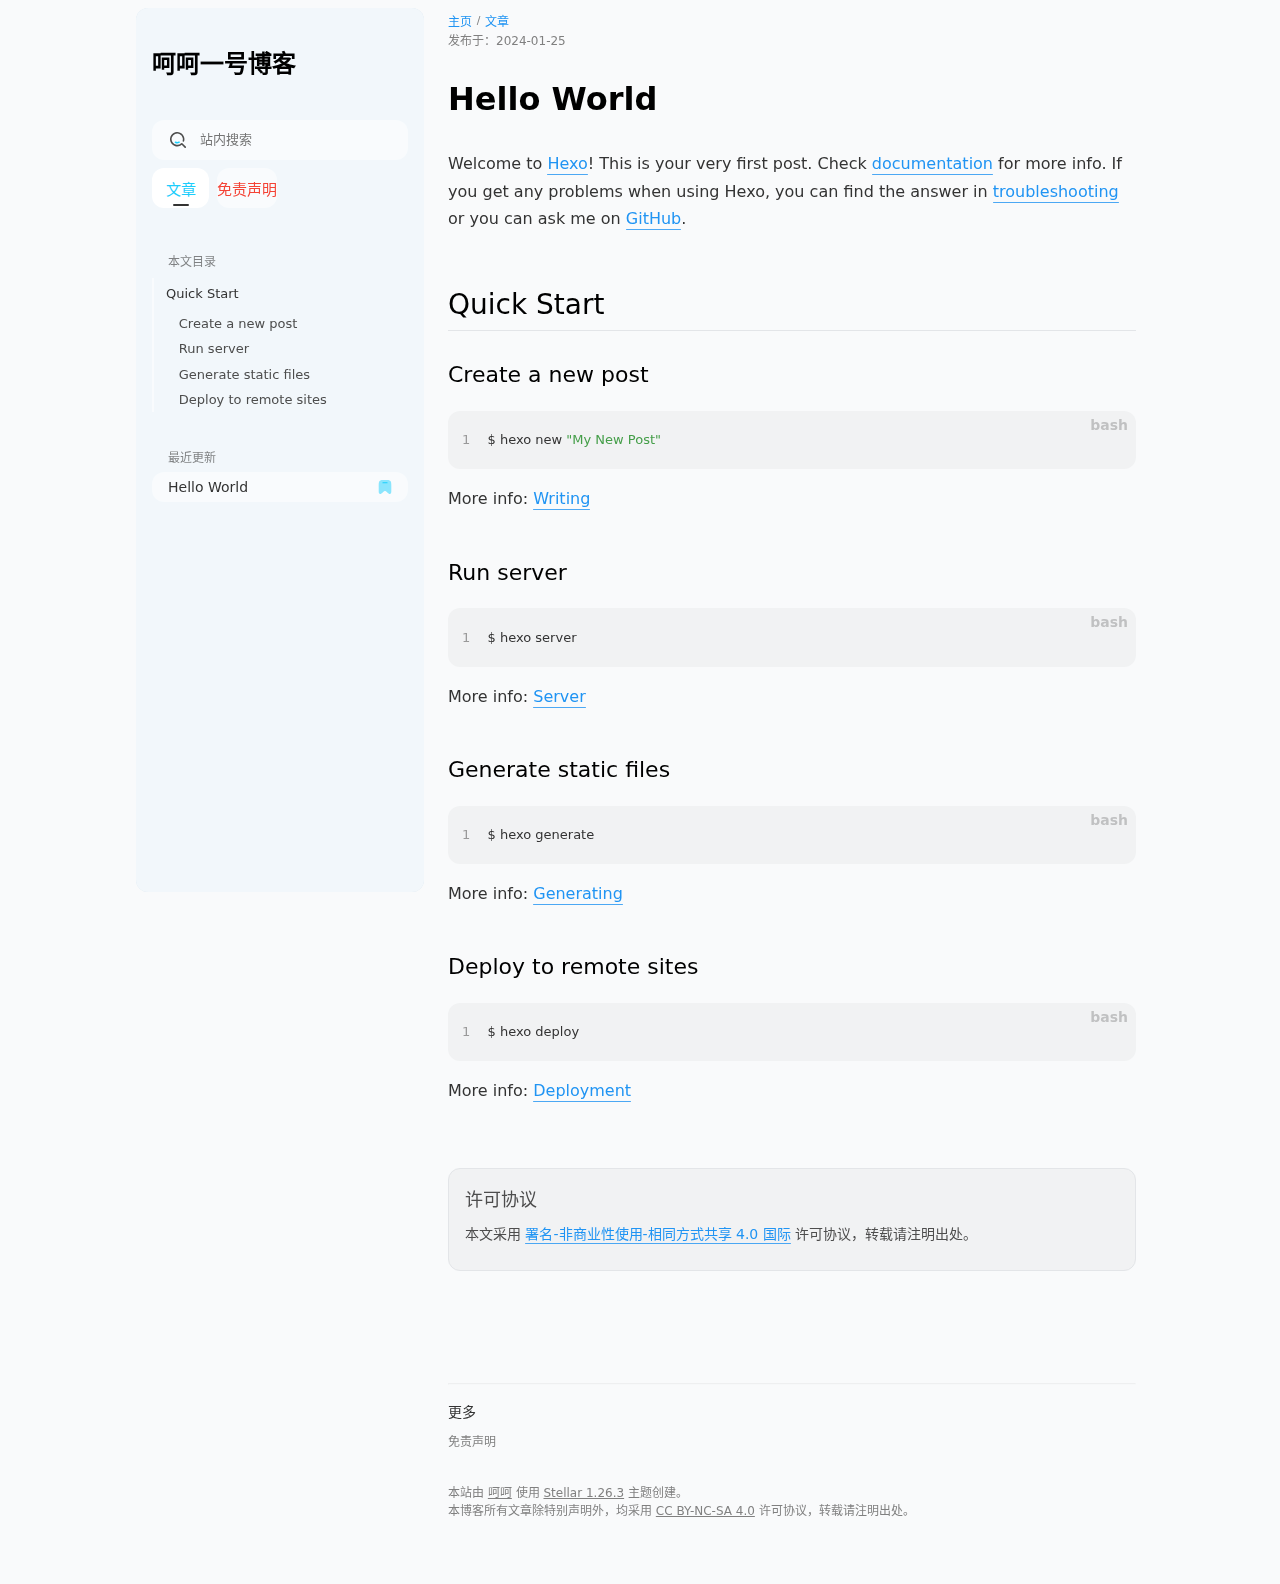
<file: 20240125/hello-world/index.html>
<!DOCTYPE html><html lang="zh-CN">

<head>
  <meta charset="utf-8">
  <meta name="hexo-theme" content="https://github.com/xaoxuu/hexo-theme-stellar/tree/1.26.3" theme-name="Stellar" theme-version="1.26.3">
  
  <meta name="generator" content="Hexo 7.1.1">
  <meta http-equiv='x-dns-prefetch-control' content='on' />
  
  <meta name="renderer" content="webkit">
  <meta name="force-rendering" content="webkit">
  <meta http-equiv="X-UA-Compatible" content="IE=Edge,chrome=1">
  <meta name="HandheldFriendly" content="True" >
  <meta name="apple-mobile-web-app-capable" content="yes">
  <meta name="viewport" content="width=device-width, initial-scale=1, maximum-scale=1">
  <meta name="theme-color" content="#f8f8f8">
  
  <title>Hello World - 呵呵一号博客</title>

  
    <meta name="description" content="Welcome to Hexo! This is your very first post. Check documentation for more info. If you get any problems when using Hexo, you can find the answer in troubleshooting or you can ask me on GitHub. Quick">
<meta property="og:type" content="article">
<meta property="og:title" content="Hello World">
<meta property="og:url" content="https://1.kuhehe.top/20240125/hello-world/">
<meta property="og:site_name" content="呵呵一号博客">
<meta property="og:description" content="Welcome to Hexo! This is your very first post. Check documentation for more info. If you get any problems when using Hexo, you can find the answer in troubleshooting or you can ask me on GitHub. Quick">
<meta property="og:locale" content="zh_CN">
<meta property="article:published_time" content="2024-01-25T14:32:11.967Z">
<meta property="article:modified_time" content="2024-01-25T14:32:11.967Z">
<meta property="article:author" content="呵呵">
<meta name="twitter:card" content="summary">
  
  
  
  

  <!-- feed -->
  

  <link rel="stylesheet" href="/css/main.css?v=1.26.3">

  

  

  
  
</head>
<body>



<div class="l_body content tech" id="start" layout="post" ><aside class="l_left"><div class="sidebar-container sidebar-blur">


<header class="header"><div class="logo-wrap"><a class="title" href="/"><div class="main" ff="title">呵呵一号博客</div></a></div></header>

<div class="nav-area">
<div class="search-wrapper" id="search-wrapper"><form class="search-form"><a class="search-button" onclick="document.getElementById(&quot;search-input&quot;).focus();"><svg t="1705074644177" class="icon search-icon" viewBox="0 0 1025 1024" version="1.1" xmlns="http://www.w3.org/2000/svg" p-id="1560" width="200" height="200"><path d="M1008.839137 935.96571L792.364903 719.491476a56.783488 56.783488 0 0 0-80.152866 0 358.53545 358.53545 0 1 1 100.857314-335.166073 362.840335 362.840335 0 0 1-3.689902 170.145468 51.248635 51.248635 0 1 0 99.217358 26.444296 462.057693 462.057693 0 1 0-158.255785 242.303546l185.930047 185.725053a51.248635 51.248635 0 0 0 72.568068 0 51.248635 51.248635 0 0 0 0-72.978056z" p-id="1561"></path><path d="M616.479587 615.969233a50.428657 50.428657 0 0 0-61.498362-5.534852 174.655348 174.655348 0 0 1-177.525271 3.484907 49.403684 49.403684 0 0 0-58.833433 6.76482l-3.074918 2.869923a49.403684 49.403684 0 0 0 8.609771 78.10292 277.767601 277.767601 0 0 0 286.992355-5.739847 49.403684 49.403684 0 0 0 8.404776-76.667958z" p-id="1562"></path></svg></a><input type="text" class="search-input" id="search-input" placeholder="站内搜索"></form><div id="search-result"></div><div class="search-no-result">没有找到内容！</div></div>


<nav class="menu dis-select"><a class="nav-item active" title="文章" href="/" style="color:#1BCDFC"><span>文章</span></a><a class="nav-item" title="免责声明" href="/disclaimer/" style="color:#F44336"><span>免责声明</span></a></nav>
</div>
<div class="widgets">

<widget class="widget-wrapper toc single" id="data-toc" collapse="false"><div class="widget-header dis-select"><span class="name">本文目录</span></div><div class="widget-body fs14"><div class="doc-tree active"><ol class="toc"><li class="toc-item toc-level-2"><a class="toc-link" href="#Quick-Start"><span class="toc-text">Quick Start</span></a><ol class="toc-child"><li class="toc-item toc-level-3"><a class="toc-link" href="#Create-a-new-post"><span class="toc-text">Create a new post</span></a></li><li class="toc-item toc-level-3"><a class="toc-link" href="#Run-server"><span class="toc-text">Run server</span></a></li><li class="toc-item toc-level-3"><a class="toc-link" href="#Generate-static-files"><span class="toc-text">Generate static files</span></a></li><li class="toc-item toc-level-3"><a class="toc-link" href="#Deploy-to-remote-sites"><span class="toc-text">Deploy to remote sites</span></a></li></ol></li></ol></div></div></widget>







<widget class="widget-wrapper post-list"><div class="widget-header dis-select"><span class="name">最近更新</span></div><div class="widget-body fs14"><a class="item title active" href="/20240125/hello-world/"><span class="title">Hello World</span><svg class="active-icon" xmlns="http://www.w3.org/2000/svg" width="32" height="32" viewBox="0 0 24 24"><path fill="currentColor" d="M21 11.098v4.993c0 3.096 0 4.645-.734 5.321c-.35.323-.792.526-1.263.58c-.987.113-2.14-.907-4.445-2.946c-1.02-.901-1.529-1.352-2.118-1.47a2.225 2.225 0 0 0-.88 0c-.59.118-1.099.569-2.118 1.47c-2.305 2.039-3.458 3.059-4.445 2.945a2.238 2.238 0 0 1-1.263-.579C3 20.736 3 19.188 3 16.091v-4.994C3 6.81 3 4.666 4.318 3.333C5.636 2 7.758 2 12 2c4.243 0 6.364 0 7.682 1.332C21 4.665 21 6.81 21 11.098" opacity=".5"/><path fill="currentColor" d="M9 5.25a.75.75 0 0 0 0 1.5h6a.75.75 0 0 0 0-1.5z"/></svg></a></div></widget>
</div>

</div></aside><div class="l_main" id="main">





<div class="bread-nav fs12"><div class="left"><div id="breadcrumb"><a class="cap breadcrumb" href="/">主页</a>
<span class="sep"></span><a class="cap breadcrumb" href="/">文章</a></div>
<div id="post-meta"><span class="author">发布于：</span><span class="created"><time datetime="2024-01-25T14:32:11.967Z">2024-01-25</time></span><span class="updated">，更新于：<time datetime="2024-01-25T14:32:11.967Z">2024-01-25</time></span></div></div>
</div>
<article class="md-text content"><h1 class="article-title"><span>Hello World</span></h1><p>Welcome to <a target="_blank" rel="noopener" href="https://hexo.io/">Hexo</a>! This is your very first post. Check <a target="_blank" rel="noopener" href="https://hexo.io/docs/">documentation</a> for more info. If you get any problems when using Hexo, you can find the answer in <a target="_blank" rel="noopener" href="https://hexo.io/docs/troubleshooting.html">troubleshooting</a> or you can ask me on <a target="_blank" rel="noopener" href="https://github.com/hexojs/hexo/issues">GitHub</a>.</p>
<h2 id="Quick-Start"><a href="#Quick-Start" class="headerlink" title="Quick Start"></a>Quick Start</h2><h3 id="Create-a-new-post"><a href="#Create-a-new-post" class="headerlink" title="Create a new post"></a>Create a new post</h3><figure class="highlight bash"><table><tr><td class="gutter"><pre><span class="line">1</span><br></pre></td><td class="code"><pre><span class="line">$ hexo new <span class="string">&quot;My New Post&quot;</span></span><br></pre></td></tr></table></figure>

<p>More info: <a target="_blank" rel="noopener" href="https://hexo.io/docs/writing.html">Writing</a></p>
<h3 id="Run-server"><a href="#Run-server" class="headerlink" title="Run server"></a>Run server</h3><figure class="highlight bash"><table><tr><td class="gutter"><pre><span class="line">1</span><br></pre></td><td class="code"><pre><span class="line">$ hexo server</span><br></pre></td></tr></table></figure>

<p>More info: <a target="_blank" rel="noopener" href="https://hexo.io/docs/server.html">Server</a></p>
<h3 id="Generate-static-files"><a href="#Generate-static-files" class="headerlink" title="Generate static files"></a>Generate static files</h3><figure class="highlight bash"><table><tr><td class="gutter"><pre><span class="line">1</span><br></pre></td><td class="code"><pre><span class="line">$ hexo generate</span><br></pre></td></tr></table></figure>

<p>More info: <a target="_blank" rel="noopener" href="https://hexo.io/docs/generating.html">Generating</a></p>
<h3 id="Deploy-to-remote-sites"><a href="#Deploy-to-remote-sites" class="headerlink" title="Deploy to remote sites"></a>Deploy to remote sites</h3><figure class="highlight bash"><table><tr><td class="gutter"><pre><span class="line">1</span><br></pre></td><td class="code"><pre><span class="line">$ hexo deploy</span><br></pre></td></tr></table></figure>

<p>More info: <a target="_blank" rel="noopener" href="https://hexo.io/docs/one-command-deployment.html">Deployment</a></p>

<div class="article-footer fs14">
    <section id="license">
      <div class="header"><span>许可协议</span></div>
      <div class="body"><p>本文采用 <a target="_blank" rel="noopener" href="https://creativecommons.org/licenses/by-nc-sa/4.0/">署名-非商业性使用-相同方式共享 4.0 国际</a> 许可协议，转载请注明出处。</p>
</div>
    </section>
    </div>
</article>







<footer class="page-footer fs12"><hr><div class="sitemap"><div class="sitemap-group"><span class="fs14">更多</span><a href="/disclaimer/">免责声明</a></div></div><div class="text"><p>本站由 <a href="/">呵呵</a> 使用 <a target="_blank" rel="noopener" href="https://github.com/xaoxuu/hexo-theme-stellar/tree/1.26.3">Stellar 1.26.3</a> 主题创建。<br>本博客所有文章除特别声明外，均采用 <a target="_blank" rel="noopener" href="https://creativecommons.org/licenses/by-nc-sa/4.0/">CC BY-NC-SA 4.0</a> 许可协议，转载请注明出处。</p>
</div></footer>
<div class='float-panel mobile-only blur' style='display:none'>
  <button type='button' class='sidebar-toggle mobile' onclick='sidebar.toggle()'>
    <svg t="1705412886951" class="icon" viewBox="0 0 1024 1024" version="1.1" xmlns="http://www.w3.org/2000/svg" p-id="8331" width="200" height="200"><path d="M638.72 970.666667h-256c-118.186667 0-198.272-25.002667-251.946667-78.72S52.053333 758.186667 52.053333 640V384c0-118.186667 25.002667-198.272 78.72-251.946667S264.533333 53.333333 382.72 53.333333h256c118.186667 0 198.272 25.002667 251.946667 78.72S969.386667 265.813333 969.386667 384v256c0 118.186667-25.002667 198.272-78.72 251.946667S756.906667 970.666667 638.72 970.666667z m-256-853.333334c-100.096 0-165.802667 19.2-206.72 59.946667S116.053333 283.904 116.053333 384v256c0 100.096 19.072 165.802667 59.946667 206.72S282.624 906.666667 382.72 906.666667h256c100.096 0 165.802667-19.072 206.72-59.946667S905.386667 740.096 905.386667 640V384c0-100.096-19.072-165.802667-59.946667-206.72S738.816 117.333333 638.72 117.333333z" p-id="8332"></path><path d="M638.72 970.666667a32 32 0 0 1-32-32V85.333333a32 32 0 0 1 32-32 32 32 0 0 1 32 32v853.333334a32 32 0 0 1-32 32zM340.053333 653.226667a31.914667 31.914667 0 0 1-22.613333-9.386667 32 32 0 0 1 0-45.269333L404.053333 512 317.44 425.386667a32 32 0 0 1 0-45.226667 32 32 0 0 1 45.226667 0l109.226666 109.226667a32 32 0 0 1 0 45.269333L362.666667 643.84a31.914667 31.914667 0 0 1-22.613334 9.386667z" p-id="8333"></path></svg>
  </button>
</div>
<div class="main-mask" onclick="sidebar.toggle()"></div></div></div><div class="scripts">
<script type="text/javascript">
  const stellar = {
    // 懒加载 css https://github.com/filamentgroup/loadCSS
    loadCSS: (href, before, media, attributes) => {
      var doc = window.document;
      var ss = doc.createElement("link");
      var ref;
      if (before) {
        ref = before;
      } else {
        var refs = (doc.body || doc.getElementsByTagName("head")[0]).childNodes;
        ref = refs[refs.length - 1];
      }
      var sheets = doc.styleSheets;
      if (attributes) {
        for (var attributeName in attributes) {
          if (attributes.hasOwnProperty(attributeName)) {
            ss.setAttribute(attributeName, attributes[attributeName]);
          }
        }
      }
      ss.rel = "stylesheet";
      ss.href = href;
      ss.media = "only x";
      function ready(cb) {
        if (doc.body) {
          return cb();
        }
        setTimeout(function () {
          ready(cb);
        });
      }
      ready(function () {
        ref.parentNode.insertBefore(ss, before ? ref : ref.nextSibling);
      });
      var onloadcssdefined = function (cb) {
        var resolvedHref = ss.href;
        var i = sheets.length;
        while (i--) {
          if (sheets[i].href === resolvedHref) {
            return cb();
          }
        }
        setTimeout(function () {
          onloadcssdefined(cb);
        });
      };
      function loadCB() {
        if (ss.addEventListener) {
          ss.removeEventListener("load", loadCB);
        }
        ss.media = media || "all";
      }
      if (ss.addEventListener) {
        ss.addEventListener("load", loadCB);
      }
      ss.onloadcssdefined = onloadcssdefined;
      onloadcssdefined(loadCB);
      return ss;
    },

    // 从 butterfly 和 volantis 获得灵感
    loadScript: (src, opt) => new Promise((resolve, reject) => {
      var script = document.createElement('script');
      if (src.startsWith('/')){
        src = stellar.config.root + src.substring(1);
      }
      script.src = src;
      if (opt) {
        for (let key of Object.keys(opt)) {
          script[key] = opt[key]
        }
      } else {
        // 默认异步，如果需要同步，第二个参数传入 {} 即可
        script.async = true
      }
      script.onerror = reject
      script.onload = script.onreadystatechange = function() {
        const loadState = this.readyState
        if (loadState && loadState !== 'loaded' && loadState !== 'complete') return
        script.onload = script.onreadystatechange = null
        resolve()
      }
      document.head.appendChild(script)
    }),

    // https://github.com/jerryc127/hexo-theme-butterfly
    jQuery: (fn) => {
      if (typeof jQuery === 'undefined') {
        stellar.loadScript(stellar.plugins.jQuery).then(fn)
      } else {
        fn()
      }
    }
  };
  stellar.version = '1.26.3';
  stellar.github = 'https://github.com/xaoxuu/hexo-theme-stellar/tree/1.26.3';
  stellar.config = {
    date_suffix: {
      just: '刚刚',
      min: '分钟前',
      hour: '小时前',
      day: '天前',
      month: '个月前',
    },
    root : '/',
  };

  // required plugins (only load if needs)
  stellar.plugins = {
    jQuery: 'https://cdn.bootcdn.net/ajax/libs/jquery/3.7.1/jquery.min.js'
  };

  if ('local_search') {
    stellar.search = {};
    stellar.search.service = 'local_search';
    if (stellar.search.service == 'local_search') {
      let service_obj = Object.assign({}, {"field":"all","path":"/search.json","content":true,"sort":"-date"});
      stellar.search[stellar.search.service] = service_obj;
    }
  }

  // stellar js
  stellar.plugins.stellar = Object.assign({"sites":"/js/plugins/sites.js","friends":"/js/plugins/friends.js","ghinfo":"/js/plugins/ghinfo.js","timeline":"/js/plugins/timeline.js","linkcard":"/js/plugins/linkcard.js","fcircle":"/js/plugins/fcircle.js","weibo":"/js/plugins/weibo.js","memos":"/js/plugins/memos.js","marked":"/js/plugins/marked.js"});

  stellar.plugins.marked = Object.assign("https://cdn.bootcdn.net/ajax/libs/marked/4.0.18/marked.min.js");
  // optional plugins
  if ('true' == 'true') {
    stellar.plugins.lazyload = Object.assign({"enable":true,"js":"https://cdn.bootcdn.net/ajax/libs/vanilla-lazyload/17.8.4/lazyload.min.js","transition":"fade"});
  }
  if ('true' == 'true') {
    stellar.plugins.swiper = Object.assign({"enable":true,"css":"https://unpkg.com/swiper@10.3/swiper-bundle.min.css","js":"https://unpkg.com/swiper@10.3/swiper-bundle.min.js"});
  }
  if ('' == 'true') {
    stellar.plugins.scrollreveal = Object.assign({"enable":null,"js":"https://cdn.bootcdn.net/ajax/libs/scrollReveal.js/4.0.9/scrollreveal.min.js","distance":"16px","duration":800,"interval":100,"scale":1});
  }
  if ('true' == 'true') {
    stellar.plugins.preload = Object.assign({"enable":true,"service":"flying_pages","flying_pages":"https://cdn.bootcdn.net/ajax/libs/flying-pages/2.1.2/flying-pages.min.js"});
  }
  if ('true' == 'true') {
    stellar.plugins.fancybox = Object.assign({"enable":true,"js":"https://cdn.bootcdn.net/ajax/libs/fancyapps-ui/5.0.22/fancybox/fancybox.umd.min.js","css":"https://cdn.bootcdn.net/ajax/libs/fancyapps-ui/5.0.22/fancybox/fancybox.min.css","selector":null});
  }
  if ('false' == 'true') {
    stellar.plugins.heti = Object.assign({"enable":false,"css":"https://unpkg.com/heti@0.9.2/umd/heti.min.css","js":"https://unpkg.com/heti@0.9.2/umd/heti-addon.min.js"});
  }
  if ('true' == 'true') {
    stellar.plugins.copycode = Object.assign({"enable":true,"js":"/js/plugins/copycode.js","default_text":"Copy","success_text":"Copied","toast":"复制成功"});
  }
</script>

<!-- required -->
<script src="/js/main.js?v=1.26.3" async></script>

<!-- optional -->






<!-- inject -->

</div></body></html>
</file>
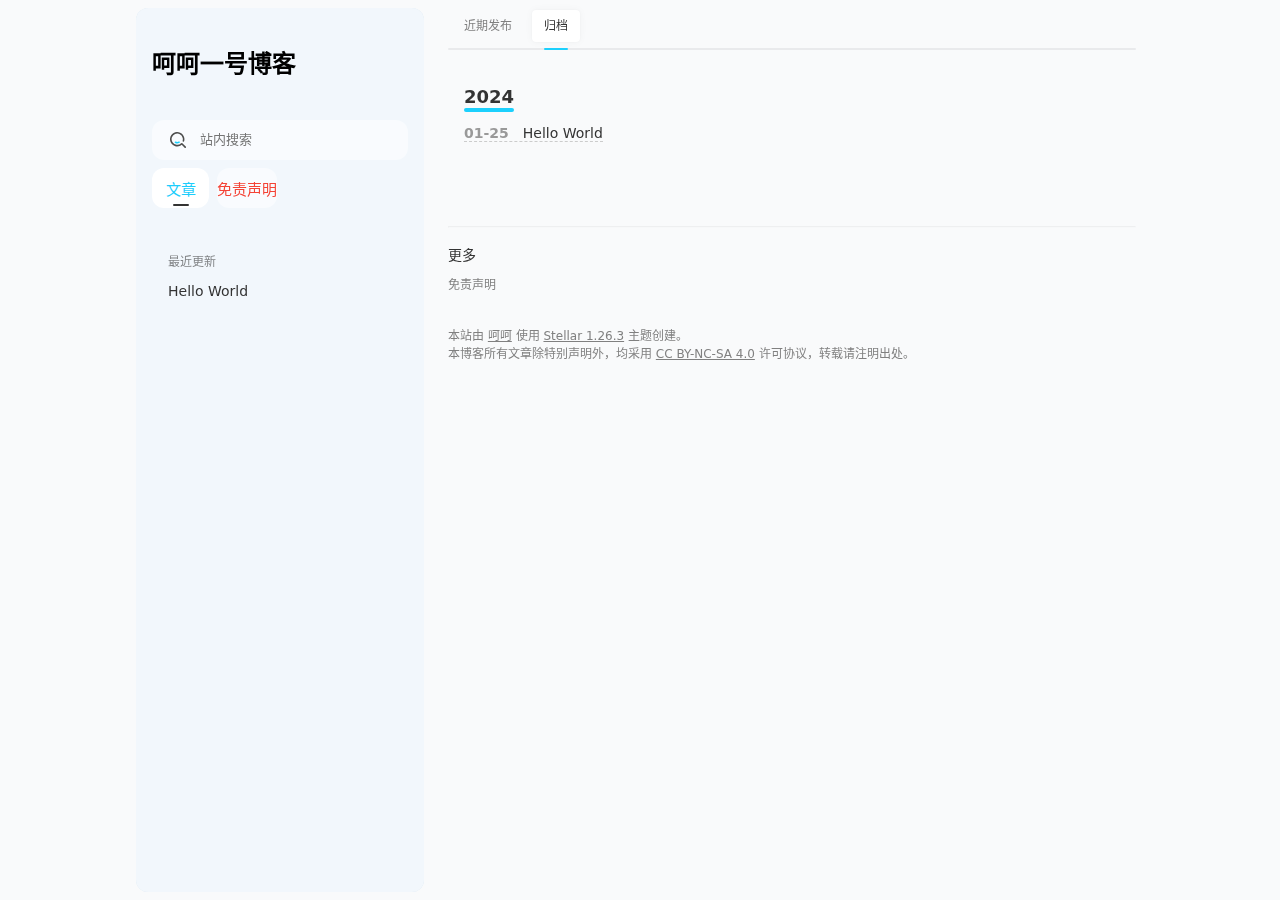
<file: archives/2024/index.html>
<!DOCTYPE html><html lang="zh-CN">

<head>
  <meta charset="utf-8">
  <meta name="hexo-theme" content="https://github.com/xaoxuu/hexo-theme-stellar/tree/1.26.3" theme-name="Stellar" theme-version="1.26.3">
  <meta name="robots" content="noindex,follow">
  <meta name="generator" content="Hexo 7.1.1">
  <meta http-equiv='x-dns-prefetch-control' content='on' />
  
  <meta name="renderer" content="webkit">
  <meta name="force-rendering" content="webkit">
  <meta http-equiv="X-UA-Compatible" content="IE=Edge,chrome=1">
  <meta name="HandheldFriendly" content="True" >
  <meta name="apple-mobile-web-app-capable" content="yes">
  <meta name="viewport" content="width=device-width, initial-scale=1, maximum-scale=1">
  <meta name="theme-color" content="#f8f8f8">
  
  <title>归档 - 呵呵一号博客</title>

  
    <meta name="description" content="呵呵一号博客">
<meta property="og:type" content="website">
<meta property="og:title" content="归档">
<meta property="og:url" content="https://1.kuhehe.top/archives/2024/">
<meta property="og:site_name" content="呵呵一号博客">
<meta property="og:description" content="呵呵一号博客">
<meta property="og:locale" content="zh_CN">
<meta property="article:author" content="呵呵">
<meta name="twitter:card" content="summary">
  
  
  
  

  <!-- feed -->
  

  <link rel="stylesheet" href="/css/main.css?v=1.26.3">

  

  

  
  
</head>
<body>

<div class="l_body index tech" id="start" layout="undefined" ><aside class="l_left"><div class="sidebar-container sidebar-blur">


<header class="header"><div class="logo-wrap"><a class="title" href="/"><div class="main" ff="title">呵呵一号博客</div></a></div></header>

<div class="nav-area">
<div class="search-wrapper" id="search-wrapper"><form class="search-form"><a class="search-button" onclick="document.getElementById(&quot;search-input&quot;).focus();"><svg t="1705074644177" class="icon search-icon" viewBox="0 0 1025 1024" version="1.1" xmlns="http://www.w3.org/2000/svg" p-id="1560" width="200" height="200"><path d="M1008.839137 935.96571L792.364903 719.491476a56.783488 56.783488 0 0 0-80.152866 0 358.53545 358.53545 0 1 1 100.857314-335.166073 362.840335 362.840335 0 0 1-3.689902 170.145468 51.248635 51.248635 0 1 0 99.217358 26.444296 462.057693 462.057693 0 1 0-158.255785 242.303546l185.930047 185.725053a51.248635 51.248635 0 0 0 72.568068 0 51.248635 51.248635 0 0 0 0-72.978056z" p-id="1561"></path><path d="M616.479587 615.969233a50.428657 50.428657 0 0 0-61.498362-5.534852 174.655348 174.655348 0 0 1-177.525271 3.484907 49.403684 49.403684 0 0 0-58.833433 6.76482l-3.074918 2.869923a49.403684 49.403684 0 0 0 8.609771 78.10292 277.767601 277.767601 0 0 0 286.992355-5.739847 49.403684 49.403684 0 0 0 8.404776-76.667958z" p-id="1562"></path></svg></a><input type="text" class="search-input" id="search-input" placeholder="站内搜索"></form><div id="search-result"></div><div class="search-no-result">没有找到内容！</div></div>


<nav class="menu dis-select"><a class="nav-item active" title="文章" href="/" style="color:#1BCDFC"><span>文章</span></a><a class="nav-item" title="免责声明" href="/disclaimer/" style="color:#F44336"><span>免责声明</span></a></nav>
</div>
<div class="widgets">
<widget class="widget-wrapper post-list"><div class="widget-header dis-select"><span class="name">最近更新</span></div><div class="widget-body fs14"><a class="item title" href="/20240125/hello-world/"><span class="title">Hello World</span></a></div></widget>


</div>

</div></aside><div class="l_main" id="main">

<header class="header mobile-only"><div class="logo-wrap"><a class="title" href="/"><div class="main" ff="title">呵呵一号博客</div></a></div></header>

 


<div class="nav-wrap"><nav class="sub post cap"><a href="/">近期发布</a><a class="active" href="/archives">归档</a></nav></div><div class="post-list archives"><article class="" id="archive"><div class='archive-header h4'>2024</div><div class="archive-list"><a class='post fs14' href="/20240125/hello-world/"><time>01-25</time><span>Hello World</span></a></div></article></div>
<footer class="page-footer fs12"><hr><div class="sitemap"><div class="sitemap-group"><span class="fs14">更多</span><a href="/disclaimer/">免责声明</a></div></div><div class="text"><p>本站由 <a href="/">呵呵</a> 使用 <a target="_blank" rel="noopener" href="https://github.com/xaoxuu/hexo-theme-stellar/tree/1.26.3">Stellar 1.26.3</a> 主题创建。<br>本博客所有文章除特别声明外，均采用 <a target="_blank" rel="noopener" href="https://creativecommons.org/licenses/by-nc-sa/4.0/">CC BY-NC-SA 4.0</a> 许可协议，转载请注明出处。</p>
</div></footer>
<div class='float-panel mobile-only blur' style='display:none'>
  <button type='button' class='sidebar-toggle mobile' onclick='sidebar.toggle()'>
    <svg t="1705412886951" class="icon" viewBox="0 0 1024 1024" version="1.1" xmlns="http://www.w3.org/2000/svg" p-id="8331" width="200" height="200"><path d="M638.72 970.666667h-256c-118.186667 0-198.272-25.002667-251.946667-78.72S52.053333 758.186667 52.053333 640V384c0-118.186667 25.002667-198.272 78.72-251.946667S264.533333 53.333333 382.72 53.333333h256c118.186667 0 198.272 25.002667 251.946667 78.72S969.386667 265.813333 969.386667 384v256c0 118.186667-25.002667 198.272-78.72 251.946667S756.906667 970.666667 638.72 970.666667z m-256-853.333334c-100.096 0-165.802667 19.2-206.72 59.946667S116.053333 283.904 116.053333 384v256c0 100.096 19.072 165.802667 59.946667 206.72S282.624 906.666667 382.72 906.666667h256c100.096 0 165.802667-19.072 206.72-59.946667S905.386667 740.096 905.386667 640V384c0-100.096-19.072-165.802667-59.946667-206.72S738.816 117.333333 638.72 117.333333z" p-id="8332"></path><path d="M638.72 970.666667a32 32 0 0 1-32-32V85.333333a32 32 0 0 1 32-32 32 32 0 0 1 32 32v853.333334a32 32 0 0 1-32 32zM340.053333 653.226667a31.914667 31.914667 0 0 1-22.613333-9.386667 32 32 0 0 1 0-45.269333L404.053333 512 317.44 425.386667a32 32 0 0 1 0-45.226667 32 32 0 0 1 45.226667 0l109.226666 109.226667a32 32 0 0 1 0 45.269333L362.666667 643.84a31.914667 31.914667 0 0 1-22.613334 9.386667z" p-id="8333"></path></svg>
  </button>
</div>
<div class="main-mask" onclick="sidebar.toggle()"></div></div></div><div class="scripts">
<script type="text/javascript">
  const stellar = {
    // 懒加载 css https://github.com/filamentgroup/loadCSS
    loadCSS: (href, before, media, attributes) => {
      var doc = window.document;
      var ss = doc.createElement("link");
      var ref;
      if (before) {
        ref = before;
      } else {
        var refs = (doc.body || doc.getElementsByTagName("head")[0]).childNodes;
        ref = refs[refs.length - 1];
      }
      var sheets = doc.styleSheets;
      if (attributes) {
        for (var attributeName in attributes) {
          if (attributes.hasOwnProperty(attributeName)) {
            ss.setAttribute(attributeName, attributes[attributeName]);
          }
        }
      }
      ss.rel = "stylesheet";
      ss.href = href;
      ss.media = "only x";
      function ready(cb) {
        if (doc.body) {
          return cb();
        }
        setTimeout(function () {
          ready(cb);
        });
      }
      ready(function () {
        ref.parentNode.insertBefore(ss, before ? ref : ref.nextSibling);
      });
      var onloadcssdefined = function (cb) {
        var resolvedHref = ss.href;
        var i = sheets.length;
        while (i--) {
          if (sheets[i].href === resolvedHref) {
            return cb();
          }
        }
        setTimeout(function () {
          onloadcssdefined(cb);
        });
      };
      function loadCB() {
        if (ss.addEventListener) {
          ss.removeEventListener("load", loadCB);
        }
        ss.media = media || "all";
      }
      if (ss.addEventListener) {
        ss.addEventListener("load", loadCB);
      }
      ss.onloadcssdefined = onloadcssdefined;
      onloadcssdefined(loadCB);
      return ss;
    },

    // 从 butterfly 和 volantis 获得灵感
    loadScript: (src, opt) => new Promise((resolve, reject) => {
      var script = document.createElement('script');
      if (src.startsWith('/')){
        src = stellar.config.root + src.substring(1);
      }
      script.src = src;
      if (opt) {
        for (let key of Object.keys(opt)) {
          script[key] = opt[key]
        }
      } else {
        // 默认异步，如果需要同步，第二个参数传入 {} 即可
        script.async = true
      }
      script.onerror = reject
      script.onload = script.onreadystatechange = function() {
        const loadState = this.readyState
        if (loadState && loadState !== 'loaded' && loadState !== 'complete') return
        script.onload = script.onreadystatechange = null
        resolve()
      }
      document.head.appendChild(script)
    }),

    // https://github.com/jerryc127/hexo-theme-butterfly
    jQuery: (fn) => {
      if (typeof jQuery === 'undefined') {
        stellar.loadScript(stellar.plugins.jQuery).then(fn)
      } else {
        fn()
      }
    }
  };
  stellar.version = '1.26.3';
  stellar.github = 'https://github.com/xaoxuu/hexo-theme-stellar/tree/1.26.3';
  stellar.config = {
    date_suffix: {
      just: '刚刚',
      min: '分钟前',
      hour: '小时前',
      day: '天前',
      month: '个月前',
    },
    root : '/',
  };

  // required plugins (only load if needs)
  stellar.plugins = {
    jQuery: 'https://cdn.bootcdn.net/ajax/libs/jquery/3.7.1/jquery.min.js'
  };

  if ('local_search') {
    stellar.search = {};
    stellar.search.service = 'local_search';
    if (stellar.search.service == 'local_search') {
      let service_obj = Object.assign({}, {"field":"all","path":"/search.json","content":true,"sort":"-date"});
      stellar.search[stellar.search.service] = service_obj;
    }
  }

  // stellar js
  stellar.plugins.stellar = Object.assign({"sites":"/js/plugins/sites.js","friends":"/js/plugins/friends.js","ghinfo":"/js/plugins/ghinfo.js","timeline":"/js/plugins/timeline.js","linkcard":"/js/plugins/linkcard.js","fcircle":"/js/plugins/fcircle.js","weibo":"/js/plugins/weibo.js","memos":"/js/plugins/memos.js","marked":"/js/plugins/marked.js"});

  stellar.plugins.marked = Object.assign("https://cdn.bootcdn.net/ajax/libs/marked/4.0.18/marked.min.js");
  // optional plugins
  if ('true' == 'true') {
    stellar.plugins.lazyload = Object.assign({"enable":true,"js":"https://cdn.bootcdn.net/ajax/libs/vanilla-lazyload/17.8.4/lazyload.min.js","transition":"fade"});
  }
  if ('true' == 'true') {
    stellar.plugins.swiper = Object.assign({"enable":true,"css":"https://unpkg.com/swiper@10.3/swiper-bundle.min.css","js":"https://unpkg.com/swiper@10.3/swiper-bundle.min.js"});
  }
  if ('' == 'true') {
    stellar.plugins.scrollreveal = Object.assign({"enable":null,"js":"https://cdn.bootcdn.net/ajax/libs/scrollReveal.js/4.0.9/scrollreveal.min.js","distance":"16px","duration":800,"interval":100,"scale":1});
  }
  if ('true' == 'true') {
    stellar.plugins.preload = Object.assign({"enable":true,"service":"flying_pages","flying_pages":"https://cdn.bootcdn.net/ajax/libs/flying-pages/2.1.2/flying-pages.min.js"});
  }
  if ('true' == 'true') {
    stellar.plugins.fancybox = Object.assign({"enable":true,"js":"https://cdn.bootcdn.net/ajax/libs/fancyapps-ui/5.0.22/fancybox/fancybox.umd.min.js","css":"https://cdn.bootcdn.net/ajax/libs/fancyapps-ui/5.0.22/fancybox/fancybox.min.css","selector":null});
  }
  if ('false' == 'true') {
    stellar.plugins.heti = Object.assign({"enable":false,"css":"https://unpkg.com/heti@0.9.2/umd/heti.min.css","js":"https://unpkg.com/heti@0.9.2/umd/heti-addon.min.js"});
  }
  if ('true' == 'true') {
    stellar.plugins.copycode = Object.assign({"enable":true,"js":"/js/plugins/copycode.js","default_text":"Copy","success_text":"Copied","toast":"复制成功"});
  }
</script>

<!-- required -->
<script src="/js/main.js?v=1.26.3" async></script>

<!-- optional -->






<!-- inject -->

</div></body></html>
</file>
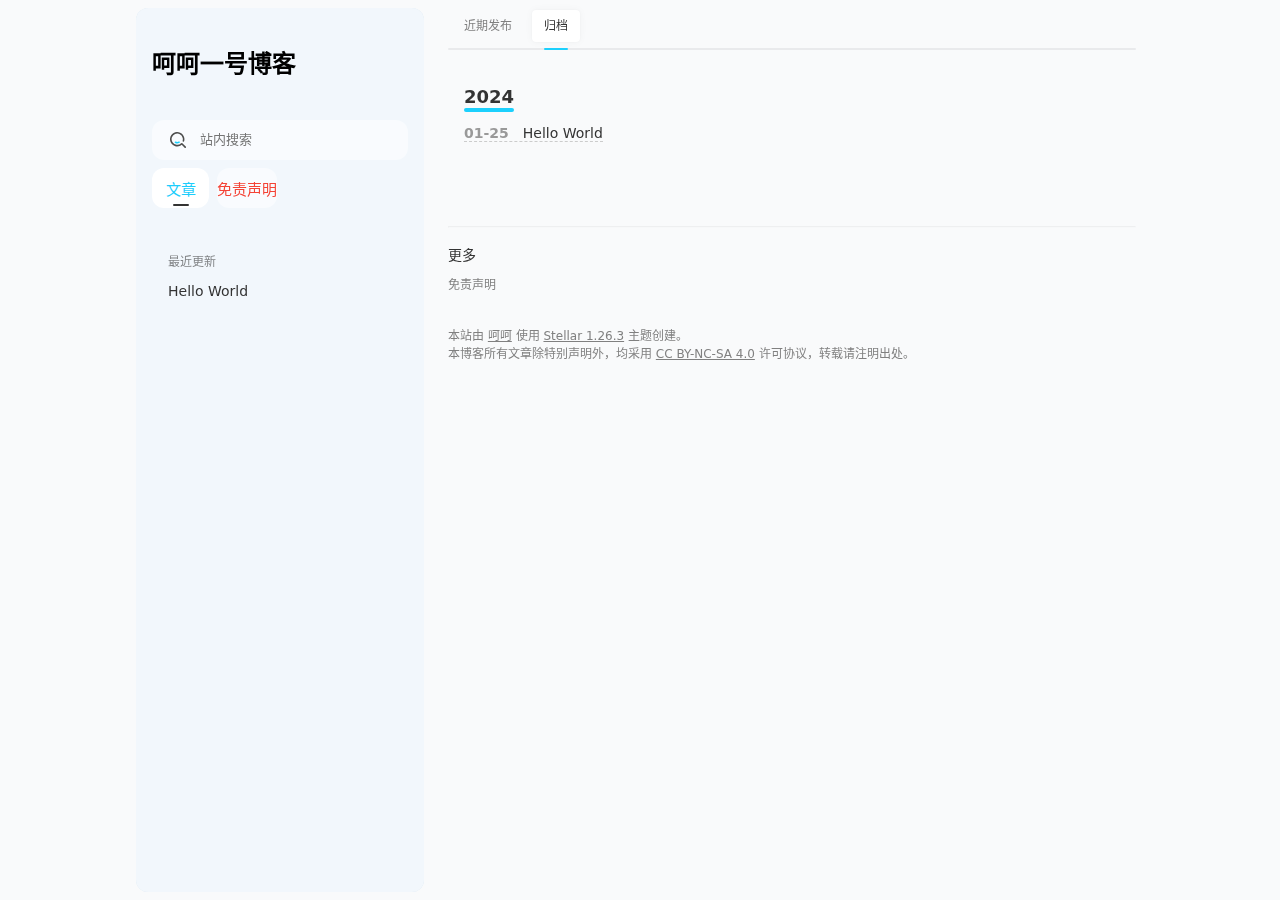
<file: archives/2024/01/index.html>
<!DOCTYPE html><html lang="zh-CN">

<head>
  <meta charset="utf-8">
  <meta name="hexo-theme" content="https://github.com/xaoxuu/hexo-theme-stellar/tree/1.26.3" theme-name="Stellar" theme-version="1.26.3">
  <meta name="robots" content="noindex,follow">
  <meta name="generator" content="Hexo 7.1.1">
  <meta http-equiv='x-dns-prefetch-control' content='on' />
  
  <meta name="renderer" content="webkit">
  <meta name="force-rendering" content="webkit">
  <meta http-equiv="X-UA-Compatible" content="IE=Edge,chrome=1">
  <meta name="HandheldFriendly" content="True" >
  <meta name="apple-mobile-web-app-capable" content="yes">
  <meta name="viewport" content="width=device-width, initial-scale=1, maximum-scale=1">
  <meta name="theme-color" content="#f8f8f8">
  
  <title>归档 - 呵呵一号博客</title>

  
    <meta name="description" content="呵呵一号博客">
<meta property="og:type" content="website">
<meta property="og:title" content="归档">
<meta property="og:url" content="https://1.kuhehe.top/archives/2024/01/">
<meta property="og:site_name" content="呵呵一号博客">
<meta property="og:description" content="呵呵一号博客">
<meta property="og:locale" content="zh_CN">
<meta property="article:author" content="呵呵">
<meta name="twitter:card" content="summary">
  
  
  
  

  <!-- feed -->
  

  <link rel="stylesheet" href="/css/main.css?v=1.26.3">

  

  

  
  
</head>
<body>

<div class="l_body index tech" id="start" layout="undefined" ><aside class="l_left"><div class="sidebar-container sidebar-blur">


<header class="header"><div class="logo-wrap"><a class="title" href="/"><div class="main" ff="title">呵呵一号博客</div></a></div></header>

<div class="nav-area">
<div class="search-wrapper" id="search-wrapper"><form class="search-form"><a class="search-button" onclick="document.getElementById(&quot;search-input&quot;).focus();"><svg t="1705074644177" class="icon search-icon" viewBox="0 0 1025 1024" version="1.1" xmlns="http://www.w3.org/2000/svg" p-id="1560" width="200" height="200"><path d="M1008.839137 935.96571L792.364903 719.491476a56.783488 56.783488 0 0 0-80.152866 0 358.53545 358.53545 0 1 1 100.857314-335.166073 362.840335 362.840335 0 0 1-3.689902 170.145468 51.248635 51.248635 0 1 0 99.217358 26.444296 462.057693 462.057693 0 1 0-158.255785 242.303546l185.930047 185.725053a51.248635 51.248635 0 0 0 72.568068 0 51.248635 51.248635 0 0 0 0-72.978056z" p-id="1561"></path><path d="M616.479587 615.969233a50.428657 50.428657 0 0 0-61.498362-5.534852 174.655348 174.655348 0 0 1-177.525271 3.484907 49.403684 49.403684 0 0 0-58.833433 6.76482l-3.074918 2.869923a49.403684 49.403684 0 0 0 8.609771 78.10292 277.767601 277.767601 0 0 0 286.992355-5.739847 49.403684 49.403684 0 0 0 8.404776-76.667958z" p-id="1562"></path></svg></a><input type="text" class="search-input" id="search-input" placeholder="站内搜索"></form><div id="search-result"></div><div class="search-no-result">没有找到内容！</div></div>


<nav class="menu dis-select"><a class="nav-item active" title="文章" href="/" style="color:#1BCDFC"><span>文章</span></a><a class="nav-item" title="免责声明" href="/disclaimer/" style="color:#F44336"><span>免责声明</span></a></nav>
</div>
<div class="widgets">
<widget class="widget-wrapper post-list"><div class="widget-header dis-select"><span class="name">最近更新</span></div><div class="widget-body fs14"><a class="item title" href="/20240125/hello-world/"><span class="title">Hello World</span></a></div></widget>


</div>

</div></aside><div class="l_main" id="main">

<header class="header mobile-only"><div class="logo-wrap"><a class="title" href="/"><div class="main" ff="title">呵呵一号博客</div></a></div></header>

 


<div class="nav-wrap"><nav class="sub post cap"><a href="/">近期发布</a><a class="active" href="/archives">归档</a></nav></div><div class="post-list archives"><article class="" id="archive"><div class='archive-header h4'>2024</div><div class="archive-list"><a class='post fs14' href="/20240125/hello-world/"><time>01-25</time><span>Hello World</span></a></div></article></div>
<footer class="page-footer fs12"><hr><div class="sitemap"><div class="sitemap-group"><span class="fs14">更多</span><a href="/disclaimer/">免责声明</a></div></div><div class="text"><p>本站由 <a href="/">呵呵</a> 使用 <a target="_blank" rel="noopener" href="https://github.com/xaoxuu/hexo-theme-stellar/tree/1.26.3">Stellar 1.26.3</a> 主题创建。<br>本博客所有文章除特别声明外，均采用 <a target="_blank" rel="noopener" href="https://creativecommons.org/licenses/by-nc-sa/4.0/">CC BY-NC-SA 4.0</a> 许可协议，转载请注明出处。</p>
</div></footer>
<div class='float-panel mobile-only blur' style='display:none'>
  <button type='button' class='sidebar-toggle mobile' onclick='sidebar.toggle()'>
    <svg t="1705412886951" class="icon" viewBox="0 0 1024 1024" version="1.1" xmlns="http://www.w3.org/2000/svg" p-id="8331" width="200" height="200"><path d="M638.72 970.666667h-256c-118.186667 0-198.272-25.002667-251.946667-78.72S52.053333 758.186667 52.053333 640V384c0-118.186667 25.002667-198.272 78.72-251.946667S264.533333 53.333333 382.72 53.333333h256c118.186667 0 198.272 25.002667 251.946667 78.72S969.386667 265.813333 969.386667 384v256c0 118.186667-25.002667 198.272-78.72 251.946667S756.906667 970.666667 638.72 970.666667z m-256-853.333334c-100.096 0-165.802667 19.2-206.72 59.946667S116.053333 283.904 116.053333 384v256c0 100.096 19.072 165.802667 59.946667 206.72S282.624 906.666667 382.72 906.666667h256c100.096 0 165.802667-19.072 206.72-59.946667S905.386667 740.096 905.386667 640V384c0-100.096-19.072-165.802667-59.946667-206.72S738.816 117.333333 638.72 117.333333z" p-id="8332"></path><path d="M638.72 970.666667a32 32 0 0 1-32-32V85.333333a32 32 0 0 1 32-32 32 32 0 0 1 32 32v853.333334a32 32 0 0 1-32 32zM340.053333 653.226667a31.914667 31.914667 0 0 1-22.613333-9.386667 32 32 0 0 1 0-45.269333L404.053333 512 317.44 425.386667a32 32 0 0 1 0-45.226667 32 32 0 0 1 45.226667 0l109.226666 109.226667a32 32 0 0 1 0 45.269333L362.666667 643.84a31.914667 31.914667 0 0 1-22.613334 9.386667z" p-id="8333"></path></svg>
  </button>
</div>
<div class="main-mask" onclick="sidebar.toggle()"></div></div></div><div class="scripts">
<script type="text/javascript">
  const stellar = {
    // 懒加载 css https://github.com/filamentgroup/loadCSS
    loadCSS: (href, before, media, attributes) => {
      var doc = window.document;
      var ss = doc.createElement("link");
      var ref;
      if (before) {
        ref = before;
      } else {
        var refs = (doc.body || doc.getElementsByTagName("head")[0]).childNodes;
        ref = refs[refs.length - 1];
      }
      var sheets = doc.styleSheets;
      if (attributes) {
        for (var attributeName in attributes) {
          if (attributes.hasOwnProperty(attributeName)) {
            ss.setAttribute(attributeName, attributes[attributeName]);
          }
        }
      }
      ss.rel = "stylesheet";
      ss.href = href;
      ss.media = "only x";
      function ready(cb) {
        if (doc.body) {
          return cb();
        }
        setTimeout(function () {
          ready(cb);
        });
      }
      ready(function () {
        ref.parentNode.insertBefore(ss, before ? ref : ref.nextSibling);
      });
      var onloadcssdefined = function (cb) {
        var resolvedHref = ss.href;
        var i = sheets.length;
        while (i--) {
          if (sheets[i].href === resolvedHref) {
            return cb();
          }
        }
        setTimeout(function () {
          onloadcssdefined(cb);
        });
      };
      function loadCB() {
        if (ss.addEventListener) {
          ss.removeEventListener("load", loadCB);
        }
        ss.media = media || "all";
      }
      if (ss.addEventListener) {
        ss.addEventListener("load", loadCB);
      }
      ss.onloadcssdefined = onloadcssdefined;
      onloadcssdefined(loadCB);
      return ss;
    },

    // 从 butterfly 和 volantis 获得灵感
    loadScript: (src, opt) => new Promise((resolve, reject) => {
      var script = document.createElement('script');
      if (src.startsWith('/')){
        src = stellar.config.root + src.substring(1);
      }
      script.src = src;
      if (opt) {
        for (let key of Object.keys(opt)) {
          script[key] = opt[key]
        }
      } else {
        // 默认异步，如果需要同步，第二个参数传入 {} 即可
        script.async = true
      }
      script.onerror = reject
      script.onload = script.onreadystatechange = function() {
        const loadState = this.readyState
        if (loadState && loadState !== 'loaded' && loadState !== 'complete') return
        script.onload = script.onreadystatechange = null
        resolve()
      }
      document.head.appendChild(script)
    }),

    // https://github.com/jerryc127/hexo-theme-butterfly
    jQuery: (fn) => {
      if (typeof jQuery === 'undefined') {
        stellar.loadScript(stellar.plugins.jQuery).then(fn)
      } else {
        fn()
      }
    }
  };
  stellar.version = '1.26.3';
  stellar.github = 'https://github.com/xaoxuu/hexo-theme-stellar/tree/1.26.3';
  stellar.config = {
    date_suffix: {
      just: '刚刚',
      min: '分钟前',
      hour: '小时前',
      day: '天前',
      month: '个月前',
    },
    root : '/',
  };

  // required plugins (only load if needs)
  stellar.plugins = {
    jQuery: 'https://cdn.bootcdn.net/ajax/libs/jquery/3.7.1/jquery.min.js'
  };

  if ('local_search') {
    stellar.search = {};
    stellar.search.service = 'local_search';
    if (stellar.search.service == 'local_search') {
      let service_obj = Object.assign({}, {"field":"all","path":"/search.json","content":true,"sort":"-date"});
      stellar.search[stellar.search.service] = service_obj;
    }
  }

  // stellar js
  stellar.plugins.stellar = Object.assign({"sites":"/js/plugins/sites.js","friends":"/js/plugins/friends.js","ghinfo":"/js/plugins/ghinfo.js","timeline":"/js/plugins/timeline.js","linkcard":"/js/plugins/linkcard.js","fcircle":"/js/plugins/fcircle.js","weibo":"/js/plugins/weibo.js","memos":"/js/plugins/memos.js","marked":"/js/plugins/marked.js"});

  stellar.plugins.marked = Object.assign("https://cdn.bootcdn.net/ajax/libs/marked/4.0.18/marked.min.js");
  // optional plugins
  if ('true' == 'true') {
    stellar.plugins.lazyload = Object.assign({"enable":true,"js":"https://cdn.bootcdn.net/ajax/libs/vanilla-lazyload/17.8.4/lazyload.min.js","transition":"fade"});
  }
  if ('true' == 'true') {
    stellar.plugins.swiper = Object.assign({"enable":true,"css":"https://unpkg.com/swiper@10.3/swiper-bundle.min.css","js":"https://unpkg.com/swiper@10.3/swiper-bundle.min.js"});
  }
  if ('' == 'true') {
    stellar.plugins.scrollreveal = Object.assign({"enable":null,"js":"https://cdn.bootcdn.net/ajax/libs/scrollReveal.js/4.0.9/scrollreveal.min.js","distance":"16px","duration":800,"interval":100,"scale":1});
  }
  if ('true' == 'true') {
    stellar.plugins.preload = Object.assign({"enable":true,"service":"flying_pages","flying_pages":"https://cdn.bootcdn.net/ajax/libs/flying-pages/2.1.2/flying-pages.min.js"});
  }
  if ('true' == 'true') {
    stellar.plugins.fancybox = Object.assign({"enable":true,"js":"https://cdn.bootcdn.net/ajax/libs/fancyapps-ui/5.0.22/fancybox/fancybox.umd.min.js","css":"https://cdn.bootcdn.net/ajax/libs/fancyapps-ui/5.0.22/fancybox/fancybox.min.css","selector":null});
  }
  if ('false' == 'true') {
    stellar.plugins.heti = Object.assign({"enable":false,"css":"https://unpkg.com/heti@0.9.2/umd/heti.min.css","js":"https://unpkg.com/heti@0.9.2/umd/heti-addon.min.js"});
  }
  if ('true' == 'true') {
    stellar.plugins.copycode = Object.assign({"enable":true,"js":"/js/plugins/copycode.js","default_text":"Copy","success_text":"Copied","toast":"复制成功"});
  }
</script>

<!-- required -->
<script src="/js/main.js?v=1.26.3" async></script>

<!-- optional -->






<!-- inject -->

</div></body></html>
</file>
<file: css/main.css>
:root {
  --width-left: 288px;
  --width-main: 720px;
  --fs-p: 1rem;
  --gap-l: 16px;
  --gap-p: 1rem;
  --gap-p-compact: 0.75rem;
}
@media screen and (min-width: 2048px) {
  :root {
    --gap-l: 32px;
    --width-left: 352px;
    --width-main: 780px;
  }
}
@media screen and (min-width: 2560px) {
  :root {
    --width-main: 860px;
    --gap-l: 64px;
  }
}
@media screen and (max-width: 768px) {
  :root {
    --width-left: 252px;
  }
}
@media screen and (max-width: 667px) {
  :root {
    --width-left: 288px;
  }
}
.l_body.story {
  --fs-p: calc(1rem + 2px);
  --gap-p: 1.5rem;
}
.l_body.story .tag-plugin,
.l_body.story p>img {
  margin-top: 2.4rem;
  margin-bottom: 2.4rem;
}
:root {
  --site-bg: #f9fafb;
  --card: #fff;
  --alpha20: rgba(255,255,255,0.2);
  --alpha50: rgba(255,255,255,0.5);
  --alpha60: rgba(255,255,255,0.6);
  --alpha100: #fff;
  --sidebar-bg: rgba(255,255,255,0.5);
  --block: #f1f2f3;
  --block-border: #e3e5e8;
  --block-hover: #e9eaec;
  --text-p0: #000;
  --text-p1: #333;
  --text-p2: #4d4d4d;
  --text-p3: #808080;
  --text-p4: #999;
  --text-meta: #ccc;
  --text-code: #14181f;
  --theme-link: #2094f3;
}
@media (prefers-color-scheme: dark) {
  :root {
    --site-bg: #1c1e21;
    --card: #373d43;
    --block: #26292c;
    --block-border: #383d42;
    --block-hover: #2f3337;
    --alpha20: rgba(0,0,0,0.2);
    --alpha50: rgba(0,0,0,0.5);
    --alpha60: rgba(0,0,0,0.6);
    --alpha100: #000;
    --sidebar-bg: rgba(0,0,0,0.64);
    --text-p0: #fff;
    --text-p1: #ccc;
    --text-p2: #b3b3b3;
    --text-p3: #858585;
    --text-p4: #707070;
    --text-meta: #4d4d4d;
    --text-code: #fff;
  }
}
@media screen and (prefers-color-scheme: dark) and (max-width: 667px) {
  :root {
    --site-bg: #000;
  }
}
pre {
  font-family: Menlo, Monaco, Consolas, system-ui, "Courier New", monospace, sans-serif;
  font-size: 0.8125rem;
  tab-size: 4;
  -moz-tab-size: 4;
  -o-tab-size: 4;
  -webkit-tab-size: 4;
}
a {
  text-decoration: none;
  color: var(--theme-link);
}
a:hover {
  color: #ff5724;
}
.md-text p:not([class]) {
  text-align: left;
}
hr {
  color: var(--text-meta);
  opacity: 0.1;
}
img {
  max-width: 100%;
}
li {
  font-size: 0.9375rem;
}
ul,
ol {
  padding-left: 1.5rem;
}
table:not([class]) {
  border-collapse: collapse;
  overflow: auto;
  display: block;
  margin: 1rem 0;
  max-width: 100%;
  vertical-align: text-top;
  font-size: 0.875rem;
}
table:not([class]) th {
  background: var(--block);
}
table:not([class]) td,
table:not([class]) th {
  padding: 0.5em 1em;
  border: 1px solid var(--block-hover);
  line-height: 1.5;
}
table:not([class]) tr {
  word-break: keep-all;
  white-space: nowrap;
}
table:not([class]) tr:hover {
  background: var(--block);
}
*[ff=title] {
  font-family: system-ui, "Microsoft Yahei", "Segoe UI", -apple-system, Roboto, Ubuntu, "Helvetica Neue", Arial, "WenQuanYi Micro Hei", sans-serif;
}
blockquote {
  display: block;
  margin-left: 0;
  margin-right: 0;
  padding: 0.25rem 0.75rem;
  background: var(--block);
  border-left: 4px solid var(--text-meta);
  border-radius: 4px 12px 12px 4px;
  color: var(--text-p2);
}
:root {
  --blur-px: 12px;
  --blur-bg: var(--alpha50);
}
.blur {
  background: var(--blur-bg);
}
@supports ((-webkit-backdrop-filter: blur(var(--blur-px))) or (backdrop-filter: blur(var(--blur-px)))) {
  .blur {
    background: var(--blur-bg) !important;
    backdrop-filter: saturate(200%) blur(var(--blur-px));
    -webkit-backdrop-filter: saturate(200%) blur(var(--blur-px));
  }
}
.blur:hover {
  background: var(--card);
}
button {
  border: none;
  font-weight: 500;
  outline: none;
  -moz-user-select: none;
  -ms-user-select: none;
  -webkit-user-select: none;
  user-select: none;
  cursor: pointer;
}
a.button {
  font-weight: 500;
  line-height: 1;
  padding: 0.75rem 2rem;
  border-radius: 4px;
  font-size: 0.9375rem;
  user-select: none;
}
a.button.theme {
  background: #1cd0fd;
  color: var(--card);
}
a.button.theme:hover {
  background: #ff5724;
}
a.button.start {
  border-radius: 100px;
  background: var(--text-p1);
  color: var(--card);
}
a[onclick]:hover {
  cursor: pointer;
}
a.button.start.gradient {
  transition: 0.38s ease-out;
  position: relative;
  z-index: 0;
  background: linear-gradient(to right, #4c95fa, #38c9fa, #24f9c4, #24f9c4, #38c9fa, #4c95fa);
  background-size: 1000%;
  color: #fff;
  text-shadow: 0 0 1px rgba(0,0,0,0.12);
  animation: glow 60s linear infinite;
}
a.button.start.gradient:after {
  content: '';
  position: absolute;
  left: 0;
  right: 0;
  top: 0;
  bottom: 0;
  border-radius: 100px;
  background: inherit;
  z-index: -1;
  filter: blur(36px);
  transition: 0.38s ease-out;
  opacity: 0;
}
a.button.start.gradient:hover:after {
  opacity: 1;
}
@-moz-keyframes glow {
  from {
    background-position: 0%;
  }
  to {
    background-position: 1000%;
  }
}
@-webkit-keyframes glow {
  from {
    background-position: 0%;
  }
  to {
    background-position: 1000%;
  }
}
@-o-keyframes glow {
  from {
    background-position: 0%;
  }
  to {
    background-position: 1000%;
  }
}
@keyframes glow {
  from {
    background-position: 0%;
  }
  to {
    background-position: 1000%;
  }
}
.cap {
  font-weight: 500;
  font-size: 0.75rem;
  scrollbar-width: none;
  color: var(--text-p2);
}
.cap.blue {
  color: #0d87e9;
}
.cap.cyan {
  color: #03c3f5;
}
.cap.theme {
  color: #03cafc;
}
.dis-select {
  -moz-user-select: none;
  -ms-user-select: none;
  -webkit-user-select: none;
  user-select: none;
}
.mobile-only {
  display: none;
}
@media screen and (max-width: 667px) {
  .mobile-only {
    display: block !important;
  }
}
@media screen and (max-width: 667px) {
  .mobile-hidden {
    display: none !important;
  }
}
.float-panel {
  position: sticky;
  right: 0;
  bottom: 2rem;
  float: right;
  z-index: 10;
  display: flex;
  border-radius: 2rem;
  margin-right: 1rem;
  overflow: hidden;
  --blur-px: 16px;
  --blur-bg: rgba(255,255,255,0.4);
  transition: all 0.2s ease-out;
  -moz-transition: all 0.2s ease-out;
  -webkit-transition: all 0.2s ease-out;
  -o-transition: all 0.2s ease-out;
}
@media (prefers-color-scheme: dark) {
  .float-panel {
    --blur-bg: rgba(0,0,0,0.4);
  }
}
.sidebar-toggle.mobile {
  cursor: pointer;
  color: var(--text-p0);
  background: none;
  padding: 8px;
  line-height: 0;
  font-size: 24px;
  margin: 0;
}
.l_body.mobile.sidebar .float-panel {
  box-shadow: 0 4px 8px 0px rgba(0,0,0,0.1);
  transform: translateY(-2px);
}
.l_body.mobile.sidebar .sidebar-toggle.mobile {
  background: var(--card);
  color: #ff5724;
  border-color: var(--block-border);
}
code {
  -webkit-font-smoothing: auto;
  -moz-osx-font-smoothing: auto;
  font-family: Menlo, Monaco, Consolas, system-ui, "Courier New", monospace, sans-serif;
}
p>code:not([class]),
li>code:not([class]) {
  font-size: 85%;
  background: var(--block);
  padding: 0.2em;
  border-radius: 4px;
  color: var(--text-code);
}
.md-text .highlight,
pre:not([class]):has(>code) {
  margin: var(--gap-p) 0;
  border-radius: 12px;
  overflow: hidden;
  background: var(--block);
  line-height: 1.5;
  font-family: Menlo, Monaco, Consolas, system-ui, "Courier New", monospace, sans-serif;
  box-sizing: border-box;
}
@media screen and (min-width: 500px) {
  .md-text .highlight,
  pre:not([class]):has(>code) {
    min-width: 180px;
  }
}
.md-text .highlight {
  position: relative;
  overflow: auto;
  display: block;
}
.md-text .highlight figcaption {
  color: var(--text-p2);
  font-size: 0.8125rem;
  font-weight: 500;
  margin-left: 0.5rem;
  display: inline-block;
}
.md-text .highlight figcaption span {
  padding: 4px 0.5rem;
  display: block;
  border-bottom-left-radius: 4px;
  border-bottom-right-radius: 4px;
  background: var(--block-hover);
}
.md-text .highlight >table {
  overflow: auto;
  display: block;
  margin: 0 !important;
  background: transparent;
  border: none;
}
.md-text .highlight >table td,
.md-text .highlight >table th {
  padding: 0;
  border: none;
  line-height: 1.5;
}
.md-text .highlight >table::-webkit-scrollbar {
  height: 4px;
  width: 4px;
}
.md-text .highlight >table::-webkit-scrollbar-track-piece {
  background: transparent;
}
.md-text .highlight >table::-webkit-scrollbar-thumb {
  background: transparent;
  cursor: pointer;
  border-radius: 12px;
}
.md-text .highlight >table:hover::-webkit-scrollbar-thumb {
  background: var(--text-meta);
}
.md-text .highlight >table:hover::-webkit-scrollbar-thumb:hover {
  background: var(--text-p3);
}
.md-text .highlight >table tr {
  background: transparent;
}
.md-text .highlight >table tr:hover {
  background: transparent;
}
.md-text .highlight .gutter {
  pointer-events: none;
  -moz-user-select: none;
  -ms-user-select: none;
  -webkit-user-select: none;
  user-select: none;
  text-align: right;
  padding: 0 1em;
  border-width: 0;
  margin-left: 0;
  left: 0;
  z-index: 1;
}
.md-text .highlight .gutter pre .line {
  color: var(--text-p4);
}
.md-text .highlight .code pre {
  display: block;
  padding: 0.5em 1rem;
}
.md-text .highlight .gutter+.code pre {
  padding-left: 0.25em;
}
.md-text .gist {
  --fgColor-default: var(--text-p1);
}
.md-text .gist .gist-file {
  border: 1px solid var(--block-border);
  border-radius: 12px;
  overflow: hidden;
}
.md-text .gist .gist-data {
  border-bottom: 1px solid var(--block-border);
}
.md-text .gist .highlight {
  display: inherit;
  border: none;
  border-radius: 0;
  background: none;
  margin: 0;
  padding: 1em 0;
}
.md-text .gist .gist-meta {
  background: var(--block-border);
}
table:not([class]) {
  border-collapse: collapse;
}
.md-text pre >.caption {
  color: var(--text-p3);
}
.md-text pre >.hljs {
  padding: 1rem;
  border-radius: 12px;
  line-height: 1.5;
  box-sizing: border-box;
}
.md-text .highlight .code {
  vertical-align: top;
}
.md-text .highlight .code:before {
  position: absolute;
  top: 0;
  right: 0;
  padding: 4px 0.5rem;
  opacity: 0.25;
  font-weight: 700;
  color: var(--theme);
}
.md-text .highlight.yaml .code:before {
  content: "YAML";
}
.md-text .highlight.json .code:before {
  content: "JSON";
}
.md-text .highlight.diff .code:before {
  content: "diff";
}
.md-text .highlight.html .code:before {
  content: "HTML";
}
.md-text .highlight.js .code:before,
.md-text .highlight.javascript .code:before {
  content: "JS";
}
.md-text .highlight.css .code:before {
  content: "CSS";
}
.md-text .highlight.less .code:before {
  content: "Less";
}
.md-text .highlight.stylus .code:before {
  content: "Stylus";
}
.md-text .highlight.bash .code:before {
  content: "bash";
}
.md-text .highlight.shell .code:before {
  content: "shell";
}
.md-text .highlight.sh .code:before {
  content: "sh";
}
.md-text .highlight.ini .code:before {
  content: "ini";
}
.md-text .highlight.c .code:before {
  content: "C";
}
.md-text .highlight.cpp .code:before {
  content: "C++";
}
.md-text .highlight.objc .code:before,
.md-text .highlight.objectivec .code:before {
  content: "Objective-C";
}
.md-text .highlight.swift .code:before {
  content: "Swift";
}
.md-text .highlight.java .code:before {
  content: "Java";
}
.md-text .highlight.python .code:before {
  content: "Python";
}
.md-text .highlight.php .code:before {
  content: "PHP";
}
.md-text .highlight.rust .code:before,
.md-text .highlight.rs .code:before {
  content: "Rust";
}
.md-text .highlight.sql .code:before {
  content: "SQL";
}
.md-text .highlight.ruby .code:before {
  content: "Ruby";
}
.md-text .highlight.makefile .code:before {
  content: "Makefile";
}
.md-text .highlight.go .code:before {
  content: "Go";
}
.md-text .highlight.typescript .code:before,
.md-text .highlight.ts .code:before {
  content: "TS";
}
.md-text .highlight.matlab .code:before {
  content: "MATLAB";
}
.code>pre .code:before {
  display: none;
}
.code>pre .line,
.code>pre .params {
  color: var(--text-p1);
}
.code>pre .line .addition {
  color: #3fa33f;
}
.code>pre .line .deletion {
  color: #ee2b29;
}
.code>pre .marked {
  background-color: rgba(254,213,66,0.4);
  padding: 2px 8px 2px 0;
  border-radius: 2px;
  width: 100%;
}
.code>pre .title,
.code>pre .attr,
.code>pre .attribute {
  color: #3f51b5;
}
.code>pre .comment {
  color: var(--text-p4);
  font-style: italic;
}
.code>pre .keyword,
.code>pre .meta-keyword,
.code>pre .javascript .function {
  color: #8959a8;
}
.code>pre .type,
.code>pre .built_in,
.code>pre .tag .name {
  color: #2196f3;
}
.code>pre .variable,
.code>pre .regexp,
.code>pre .ruby .constant,
.code>pre .xml .tag .title,
.code>pre .xml .pi,
.code>pre .xml .doctype,
.code>pre .html .doctype,
.code>pre .css .id,
.code>pre .css .class,
.code>pre .css .pseudo {
  color: #fd8607;
}
.code>pre .number,
.code>pre .preprocessor,
.code>pre .literal,
.code>pre .constant {
  color: #fd8607;
}
.code>pre .class,
.code>pre .ruby .class .title,
.code>pre .css .rules .attribute {
  color: #ff9800;
}
.code>pre .string,
.code>pre .meta-string {
  color: #449e48;
}
.code>pre .value,
.code>pre .inheritance,
.code>pre .header,
.code>pre .ruby .symbol,
.code>pre .xml .cdata {
  color: #4caf50;
}
.code>pre .css .hexcolor {
  color: #6cc;
}
.code>pre .function,
.code>pre .python .decorator,
.code>pre .python .title,
.code>pre .ruby .function .title,
.code>pre .ruby .title .keyword,
.code>pre .perl .sub,
.code>pre .javascript .title,
.code>pre .coffeescript .title {
  color: #69c;
}
.highlight.html .line .tag .name,
.highlight.css .line .tag .name,
.highlight.less .line .tag .name,
.highlight.stylus .line .tag .name,
.highlight.html .line .selector-tag,
.highlight.css .line .selector-tag,
.highlight.less .line .selector-tag,
.highlight.stylus .line .selector-tag {
  color: #ee2b29;
}
.highlight.html .line .selector-class,
.highlight.css .line .selector-class,
.highlight.less .line .selector-class,
.highlight.stylus .line .selector-class,
.highlight.html .line .selector-attr,
.highlight.css .line .selector-attr,
.highlight.less .line .selector-attr,
.highlight.stylus .line .selector-attr {
  color: #fd8607;
}
.highlight.html .line .attribute,
.highlight.css .line .attribute,
.highlight.less .line .attribute,
.highlight.stylus .line .attribute {
  color: #3f51b5;
}
.highlight.html .line .number,
.highlight.css .line .number,
.highlight.less .line .number,
.highlight.stylus .line .number {
  color: #17afca;
}
.highlight.objc .line .meta,
.highlight.objectivec .line .meta,
.highlight.swift .line .meta,
.highlight.c .line .meta {
  color: #8959a8;
}
.highlight.objc .line .class,
.highlight.objectivec .line .class,
.highlight.swift .line .class,
.highlight.c .line .class {
  color: var(--text-p1);
}
.highlight.json .line .attr {
  color: #e24f5a;
}
.highlight.json .line .literal {
  color: #3f51b5;
}
.highlight.yaml .line .attr {
  color: #e24f5a;
}
* {
  outline: none;
}
html {
  font-family: system-ui, "Microsoft Yahei", "Segoe UI", -apple-system, Roboto, Ubuntu, "Helvetica Neue", Arial, "WenQuanYi Micro Hei", sans-serif;
  font-size: 16px;
  -webkit-text-size-adjust: 100%;
  -ms-text-size-adjust: 100%;
}
body {
  background: var(--site-bg);
  margin: 0;
  -webkit-font-smoothing: antialiased;
  -moz-osx-font-smoothing: grayscale;
  text-rendering: optimizelegibility;
  -webkit-tap-highlight-color: rgba(0,0,0,0);
}
div.lazy.img {
  width: 100%;
  height: 100%;
  background-position: center;
  background-size: cover;
}
input {
  background: none;
  border: none;
}
input.copy-area {
  display: block;
  font-family: Menlo, Monaco, Consolas, system-ui, "Courier New", monospace, sans-serif;
  font-size: 0.75rem;
  font-weight: 700;
  color: var(--text-p3);
}
.flex {
  display: flex;
  align-items: center;
}
.flex.column {
  flex-direction: column;
}
svg.loading {
  display: block;
  position: absolute;
  color: var(--text-p3);
  z-index: -1;
  width: 100%;
  height: 2rem;
  margin: auto;
  animation: spin infinite 2s;
  animation-timing-function: linear;
}
@-moz-keyframes spin {
  from {
    transform: rotate(0deg);
  }
  to {
    transform: rotate(360deg);
  }
}
@-webkit-keyframes spin {
  from {
    transform: rotate(0deg);
  }
  to {
    transform: rotate(360deg);
  }
}
@-o-keyframes spin {
  from {
    transform: rotate(0deg);
  }
  to {
    transform: rotate(360deg);
  }
}
@keyframes spin {
  from {
    transform: rotate(0deg);
  }
  to {
    transform: rotate(360deg);
  }
}
.loading-wrap {
  margin: 0;
  text-align: center;
  background: var(--block);
  border-radius: 12px;
  position: relative;
  padding: 2rem;
}
.loading-wrap svg {
  margin: 4px;
}
.loading-wrap:after {
  content: '正在加载';
  color: var(--text-p1);
  display: block;
  font-size: 14px;
}
.loading-wrap.error:after {
  content: '加载失败，请稍后重试。';
}
audio,
video {
  max-width: 100%;
}
video {
  z-index: 1;
}
pre:not([class]):has(>code) {
  display: block;
  padding: 1rem;
  overflow: auto;
}
pre:not([class]):has(>code) code {
  padding: 0;
}
span.dot,
span.sep {
  font-size: 0.9em;
  margin: 0 0.25em;
}
span.dot:before {
  content: '·';
  font-weight: 900;
}
span.sep:before {
  content: '/';
  padding-left: 2px;
  padding-right: 2px;
}
svg.icon {
  width: 1em;
  height: 1em;
  vertical-align: middle;
  fill: currentColor;
  overflow: hidden;
}
svg.active-icon {
  color: #1cd0fd;
}
h1,
.h1 {
  font-size: 2rem;
  font-weight: 700;
}
@media screen and (max-width: 500px) {
  h1,
  .h1 {
    font-size: 2rem;
  }
}
h2,
.h2 {
  font-size: 1.75rem;
}
h3,
.h3 {
  font-size: 1.375rem;
}
h4,
.h4 {
  font-size: 1.125rem;
}
h5 {
  font-size: 0.9375rem;
}
h6 {
  font-size: 0.75rem;
}
.fs14 {
  font-size: 0.875rem;
}
.fs14 p {
  font-size: 0.875rem !important;
}
.fs14 li {
  font-size: 0.875rem !important;
}
.fs12 {
  font-size: 0.75rem;
}
.widgets .post-title {
  margin: 0.75rem 0;
  line-height: 1.2;
  display: block;
  white-space: nowrap;
  overflow: hidden;
  text-overflow: ellipsis;
}
.widgets .post-title .cap {
  margin-bottom: 2px;
  opacity: 0.5;
}
.widgets .post-title a {
  color: inherit;
  font-weight: 500;
}
.widgets .post-title a:hover {
  color: #ff5724;
}
div.toast {
  max-width: 60%;
  padding: 1rem 2rem;
  line-height: 1.5;
  color: var(--text-p1);
  font-weight: 500;
  text-align: center;
  border-radius: 8px;
  background: var(--card);
  position: fixed;
  left: 50%;
  top: 32px;
  transform: translateX(-50%);
  z-index: 9;
  -moz-user-select: none;
  -ms-user-select: none;
  -webkit-user-select: none;
  user-select: none;
  box-shadow: 0 4px 8px 0px rgba(0,0,0,0.1), 0 12px 16px -4px rgba(0,0,0,0.2);
  visibility: hidden;
}
div.toast.show {
  visibility: visible;
  -webkit-animation: fadein 0.5s, fadeout 0.5s 2s;
  animation: fadein 0.5s, fadeout 0.5s 2s;
}
@-webkit-keyframes fadein {
  from {
    top: -64px;
    opacity: 0;
  }
  to {
    top: 32px;
    opacity: 1;
  }
}
@-webkit-keyframes fadeout {
  from {
    top: 32px;
    opacity: 1;
  }
  to {
    top: -64px;
    opacity: 0;
  }
}
@-moz-keyframes fadein {
  from {
    top: -64px;
    opacity: 0;
  }
  to {
    top: 32px;
    opacity: 1;
  }
}
@-webkit-keyframes fadein {
  from {
    top: -64px;
    opacity: 0;
  }
  to {
    top: 32px;
    opacity: 1;
  }
}
@-o-keyframes fadein {
  from {
    top: -64px;
    opacity: 0;
  }
  to {
    top: 32px;
    opacity: 1;
  }
}
@keyframes fadein {
  from {
    top: -64px;
    opacity: 0;
  }
  to {
    top: 32px;
    opacity: 1;
  }
}
@-moz-keyframes fadeout {
  from {
    top: 32px;
    opacity: 1;
  }
  to {
    top: -64px;
    opacity: 0;
  }
}
@-webkit-keyframes fadeout {
  from {
    top: 32px;
    opacity: 1;
  }
  to {
    top: -64px;
    opacity: 0;
  }
}
@-o-keyframes fadeout {
  from {
    top: 32px;
    opacity: 1;
  }
  to {
    top: -64px;
    opacity: 0;
  }
}
@keyframes fadeout {
  from {
    top: 32px;
    opacity: 1;
  }
  to {
    top: -64px;
    opacity: 0;
  }
}
.md-text .article-footer {
  margin-top: 4rem;
  padding: 1rem;
  background: var(--block);
  border-radius: 12px;
  border: 1px solid var(--block-border);
}
.md-text .article-footer:empty {
  display: none;
}
.md-text .article-footer .header {
  font-weight: 500;
  color: var(--text-p2);
  font-size: 1.125rem;
}
.md-text .article-footer .body input.copy-area {
  margin: 0.75rem 0;
  padding: 0;
  width: 100%;
}
.md-text .article-footer .body p {
  color: var(--text-p2);
  margin: 0.5em 0;
}
.md-text .article-footer .body p a {
  font-weight: unset;
}
.md-text .article-footer .body ul {
  margin: 0;
  overflow: hidden;
}
.md-text .article-footer .body .post-title {
  margin: 0.5rem 0;
  line-height: 1.2;
  word-break: break-all;
}
.md-text .article-footer section+section {
  margin-top: 1rem;
  padding-top: 1rem;
  border-top: 1px solid var(--block-border);
}
.md-text .article-footer .social-wrap {
  grid-gap: 0.5rem 1rem;
  margin: 0;
}
.md-text .article-footer .qrcode {
  width: 128px;
  padding: 4px;
  background: #fff;
  border-radius: 4px;
  box-shadow: 0 4px 8px 0px rgba(0,0,0,0.1), 0 0 32px 0px rgba(0,0,0,0.1);
  overflow: hidden;
  transition: height 0.2s ease-out;
  -moz-transition: height 0.2s ease-out;
  -webkit-transition: height 0.2s ease-out;
  -o-transition: height 0.2s ease-out;
}
.md-text .article-footer .qrcode img {
  object-fit: contain;
}
.md-text .article-footer .qrcode.display {
  margin: 2rem auto 1rem;
  height: 128px !important;
  visibility: visible !important;
}
.bread-nav {
  padding: 0.25rem 1rem 0;
  color: var(--text-p3);
  font-weight: 500;
  display: flex;
  justify-content: space-between;
}
.bread-nav div#breadcrumb {
  display: flex;
  align-items: center;
  flex-direction: row;
}
.bread-nav div#breadcrumb:not([style]) a {
  color: var(--theme-link);
}
.bread-nav div#breadcrumb[style] a {
  color: inherit;
}
.bread-nav div#breadcrumb span.sep {
  color: var(--text-p3);
}
.bread-nav div#breadcrumb a.cap:hover {
  color: #ff5724;
}
.bread-nav div#post-meta {
  margin-top: 2px;
}
.bread-nav div#post-meta span.updated {
  visibility: hidden;
}
.bread-nav:hover div#post-meta span.updated {
  visibility: visible;
}
.bread-nav .ghrepo {
  font-size: 0.8125rem;
  display: flex;
  flex-direction: column;
  align-items: flex-start;
  border-left: 1px solid var(--text-meta);
  padding-left: 8px;
}
.bread-nav .ghrepo a {
  display: flex;
  align-items: center;
  color: var(--text-p2);
}
.bread-nav .ghrepo a svg {
  margin-right: 4px;
}
.bread-nav .ghrepo a.bold {
  font-weight: 600;
  color: var(--text-p1);
}
.bread-nav .ghrepo a span {
  margin-left: 4px;
}
.bread-nav .ghrepo a:hover {
  color: var(--theme-link);
}
.bread-nav .ghrepo a+a {
  margin-top: 8px;
}
.l_cover {
  height: 100vh;
  text-align: center;
  display: flex;
  flex-direction: column;
  justify-content: center;
  align-items: center;
  position: relative;
}
.l_cover.post {
  height: inherit;
}
.l_cover .cover-wrap {
  margin-bottom: 0;
  display: flex;
  flex-direction: column;
  justify-content: center;
  align-items: center;
}
.l_cover .cover-wrap .cover-title {
  font-weight: 700;
  font-size: 1.5rem;
  margin: 1rem 0;
  line-height: 1.2;
  color: var(--text-p0);
}
.l_cover .cover-wrap .description {
  margin: 1rem 0;
}
.l_cover .cover-wrap .start-wrap {
  margin: 2rem 0;
  flex-shrink: 0;
}
.l_cover .cover-wrap .start-wrap a.start {
  display: inline-block;
}
.l_cover.post .cover {
  z-index: -1;
  width: 100%;
  height: 30vh;
  max-width: 2048px;
  min-height: 150px;
  max-height: 400px;
}
@media screen and (max-width: 768px) {
  .l_cover.post .cover {
    height: 25vh;
  }
}
@media screen and (max-width: 500px) {
  .l_cover.post .cover {
    height: 20vh;
  }
}
@media screen and (min-width: 2048px) {
  .l_cover.post .cover {
    margin-top: 4rem;
  }
  .l_cover.post .cover .img {
    border-radius: 2rem;
  }
}
.l_cover.post .cover-wrap {
  z-index: 1;
}
.l_cover.post .cover-wrap .article-title {
  text-align: center;
  padding: 1rem;
  margin: 1em 0 0 0;
}
@media screen and (min-width: 2048px) {
  .l_cover.post .cover-wrap .article-title {
    font-size: 3rem;
  }
}
.l_cover.wiki .cover-wrap {
  max-width: 500px;
}
.l_cover.wiki .cover-wrap .preview {
  margin-bottom: 2rem;
}
.l_cover.wiki .cover-wrap .preview img {
  object-fit: contain;
  min-width: 96px;
  min-height: 96px;
  max-height: 35vh;
  max-width: 100%;
}
@media screen and (max-width: 500px) {
  .l_cover.wiki .cover-wrap .preview img {
    max-width: 60%;
  }
}
.l_cover.wiki .cover-wrap .cover-title:first-child {
  font-size: 3rem;
}
.page-footer {
  margin: 4rem 1rem 3rem;
  color: var(--text-p3);
}
.page-footer a {
  color: var(--text-p3);
}
.page-footer a:hover {
  color: #ff5724;
}
.page-footer .sitemap {
  margin: 0.5rem 0 2rem;
  display: grid;
  scrollbar-width: none;
  grid-gap: 1rem 1rem;
  grid-auto-flow: column dense;
  overflow: scroll;
}
.page-footer .sitemap::-webkit-scrollbar {
  height: 0;
  width: 0;
}
.page-footer .sitemap::-webkit-scrollbar-track-piece {
  background: transparent;
}
.page-footer .sitemap::-webkit-scrollbar-thumb {
  background: var(--text-meta);
  cursor: pointer;
  border-radius: 0;
}
.page-footer .sitemap::-webkit-scrollbar-thumb:hover {
  background: var(--text-p3);
}
.page-footer .sitemap .sitemap-group {
  display: flex;
  flex-direction: column;
  align-items: flex-start;
}
.page-footer .sitemap .sitemap-group >span,
.page-footer .sitemap .sitemap-group >a {
  text-decoration: none;
  white-space: nowrap;
  overflow: hidden;
  text-overflow: ellipsis;
}
.page-footer .sitemap .sitemap-group >span {
  margin: 0.5rem 0;
  font-weight: 500;
  color: var(--text-p1);
}
.page-footer .sitemap .sitemap-group >a {
  margin: 0.2rem 0;
}
.page-footer .text p {
  margin: 4px 0;
  line-height: 1.5;
}
.page-footer .text a:not([class]) {
  text-decoration: underline;
  font-weight: 500;
}
.nav-wrap {
  position: sticky;
  position: -webkit-sticky;
  margin-top: -0.5rem;
  top: -2px;
  background: var(--site-bg);
  padding: 0 1rem;
  z-index: 8;
  margin-bottom: 1px;
}
.nav-wrap:after {
  content: '';
  width: calc(100% - 2 * 1rem);
  height: 2px;
  border-radius: 2px;
  position: absolute;
  bottom: 0;
  left: 1rem;
  background: var(--block-hover);
}
nav.cap {
  display: flex;
  overflow: scroll visible;
}
nav.cap::-webkit-scrollbar {
  height: 0;
  width: 0;
}
nav.cap::-webkit-scrollbar-track-piece {
  background: transparent;
}
nav.cap::-webkit-scrollbar-thumb {
  background: var(--text-meta);
  cursor: pointer;
  border-radius: 0;
}
nav.cap::-webkit-scrollbar-thumb:hover {
  background: var(--text-p3);
}
nav.cap >p {
  margin: 0;
}
nav.cap a {
  padding: 0.25rem 0.75rem;
  margin: 10px 0.25rem 8px 0.25rem;
  line-height: 2;
  color: var(--text-p3);
  border-radius: 4px;
  font-weight: 500;
  white-space: nowrap;
  position: relative;
  z-index: 1;
}
nav.cap a:after {
  height: 2px;
  position: absolute;
  bottom: -8px;
  left: 0.75rem;
  right: 0.75rem;
  background: #1cd0fd;
  border-radius: 2px;
  pointer-events: none;
}
nav.cap a:hover {
  background: var(--block-hover);
}
nav.cap a.active,
nav.cap a:hover {
  color: var(--text-p1);
}
nav.cap a.active {
  background: var(--card);
  box-shadow: 0 0 2px 0px rgba(0,0,0,0.04), 0 0 8px 0px rgba(0,0,0,0.04);
}
nav.cap a.active:after {
  content: '';
}
nav.cap a+a {
  margin-left: 4px;
}
@media screen and (max-width: 667px) {
  .nav-wrap {
    margin-top: 0;
    padding-left: 0;
    padding-right: 0;
  }
  .nav-wrap nav a:first-child {
    margin-left: 1rem;
  }
  .nav-wrap nav a:last-child {
    margin-right: 1rem;
  }
}
.paginator-wrap {
  margin: 1rem;
  display: flex;
  justify-content: space-between;
  align-items: center;
  font-size: 1rem;
  font-weight: 700;
  background: var(--card);
  border-radius: 12px;
  overflow: hidden;
  box-shadow: 0 2px 8px 0px rgba(0,0,0,0.03);
  color: var(--text-p3);
}
.paginator-wrap .page-number {
  padding: 4px 8px;
  border-radius: 8px;
  margin: 2px;
}
.paginator-wrap a.page-number {
  color: var(--text-p3);
}
.paginator-wrap a.page-number:hover {
  color: var(--text-p1);
  background: var(--block);
}
.paginator-wrap .extend {
  text-align: center;
  background-size: contain;
  width: 1rem;
  height: 1rem;
  background-origin: content-box;
  background-clip: content-box;
}
.paginator-wrap .extend.next {
  border-left: 1px dashed var(--block-border);
  background-image: url("https://gcore.jsdelivr.net/gh/cdn-x/placeholder@1.0.12/arrow/064b95430caf4.svg");
}
.paginator-wrap .extend.prev {
  border-right: 1px dashed var(--block-border);
  background-image: url("https://gcore.jsdelivr.net/gh/cdn-x/placeholder@1.0.12/arrow/f049bbd4e88ec.svg");
}
.paginator-wrap .current {
  font-family: Menlo, Monaco, Consolas, system-ui, "Courier New", monospace, sans-serif;
  background: var(--block);
}
.paginator-wrap .extend {
  padding: 1rem;
  line-height: 0;
  filter: grayscale(100%);
}
.paginator-wrap .extend img {
  height: 1rem;
}
.paginator-wrap .extend.disable {
  pointer-events: none;
}
.paginator-wrap span.extend {
  opacity: 0.25;
}
.paginator-wrap a.extend:hover {
  filter: unset;
}
.related-wrap {
  padding: 0 1rem;
  margin: 4rem 0;
}
.related-wrap:empty {
  display: none;
}
.related-wrap section.header {
  display: flex;
  justify-content: space-between;
  align-items: center;
}
.related-wrap section.header >span.title {
  padding: 0.25rem 0;
}
.related-wrap section.footer {
  margin-top: 1rem;
}
.related-wrap a.more {
  padding: 0.25rem 0.5rem;
  border-radius: 12px;
  color: var(--text-p1);
}
article.md-text.content+.related-wrap {
  margin-top: 0;
}
.related-posts {
  max-width: 100%;
  margin: 1rem 0;
}
.related-posts .item {
  line-height: 1.2;
  display: block;
  border-left: 0;
  margin-top: 1rem;
}
.related-posts .item .title {
  color: var(--text-p1);
  font-weight: 500;
  font-size: 1rem;
  transition: color 0.2s ease-out, border 0.2s ease-out;
  -moz-transition: color 0.2s ease-out, border 0.2s ease-out;
  -webkit-transition: color 0.2s ease-out, border 0.2s ease-out;
  -o-transition: color 0.2s ease-out, border 0.2s ease-out;
  position: relative;
  padding-bottom: 2px;
  border-bottom: 1px dashed var(--text-meta);
  line-height: 1.6;
}
.related-posts .item .excerpt {
  color: var(--text-p3);
  font-size: 0.75rem;
  margin-top: 0.5rem;
  display: -webkit-box;
  -webkit-box-orient: vertical;
  overflow: hidden;
  -webkit-line-clamp: 2;
}
.related-posts .item.active .title {
  border-bottom: 1px dashed #1cd0fd;
}
.related-posts .item:hover .title {
  color: #ff5724;
  border-bottom: 1px solid #ff5724;
}
.related-wrap#read-next .body {
  display: grid;
  grid-gap: 16px;
  grid-template-columns: repeat(auto-fill, calc((100% - 1 * 16px) / 2));
}
.related-wrap#read-next .body .item {
  border-top: 1px dashed var(--block-border);
  border-bottom: 1px dashed var(--block-border);
  padding: 1rem 0;
}
.related-wrap#read-next .body .note {
  margin-bottom: 0.75rem;
  font-size: 0.75rem;
  color: var(--text-p4);
  font-weight: 500;
}
.related-wrap#read-next .body a {
  margin: 0;
  line-height: 1.2;
  color: var(--text-p1);
  font-size: 1.125rem;
}
.related-wrap#read-next .body a:hover {
  color: #ff5724 !important;
}
.related-wrap#read-next .body #next {
  text-align: right;
}
.wiki+.related-wrap#read-next .item a {
  font-size: 1.375rem;
}
.wiki+.related-wrap#read-next .item#prev a {
  color: var(--text-p3);
}
.related-wrap#comments {
  padding: 0 1rem;
}
.related-wrap#comments .cmt-title p {
  margin: 0;
  font-size: inherit;
}
.related-wrap#comments .cmt-title p a {
  color: inherit;
  text-decoration: underline;
}
.related-wrap#comments .cmt-title p a:hover {
  color: #ff5724;
}
.related-wrap#comments .cmt-title p a:before {
  display: none;
}
.related-wrap#comments .cmt-body {
  min-height: 150px;
  position: relative;
}
.related-wrap#comments .cmt-body svg.loading {
  top: 60px;
}
.tag-plugin.about {
  background: var(--block);
  border-radius: 12px;
  padding: 2rem;
  position: relative;
}
.tag-plugin.about .nav-back {
  display: none;
  position: absolute;
  line-height: 1;
  overflow: hidden;
  left: 0.75rem;
  top: 0.75rem;
  align-items: center;
}
@media screen and (max-width: 667px) {
  .tag-plugin.about .nav-back {
    display: flex;
  }
}
.tag-plugin.about .nav-back svg {
  width: 1rem;
  height: 1rem;
}
.tag-plugin.about .about-header {
  display: flex;
  justify-content: center;
  flex-wrap: wrap;
  margin: 1.5rem 0;
}
.tag-plugin.about .about-header img {
  object-fit: contain;
}
.tag-plugin.about .about-header >img {
  margin: auto 0;
}
.tag-plugin.about .about-header >p {
  font-size: 0.75rem;
  font-weight: 500;
  color: var(--text-p3);
  padding-top: 0.75rem;
}
.tag-plugin.about .about-header >p strong:first-child {
  font-size: 3rem;
  font-weight: 700;
  color: var(--text-p1);
  margin-right: 0.75rem;
}
.tag-plugin.about .about-header .avatar {
  display: inline-flex;
  margin: 0 1rem;
}
.tag-plugin.about .about-body >p {
  line-height: 1.5;
}
.tag-plugin.about .about-body >p:first-child {
  margin-top: 2.5rem;
}
.tag-plugin.about .about-body p+.tag-plugin.navbar .cap {
  margin-top: 1rem;
}
.tag-plugin.about .about-header+.about-body {
  margin-top: 2rem;
}
@media screen and (max-width: 500px) {
  .tag-plugin.about {
    padding: 2rem 1rem;
  }
  .tag-plugin.about .about-header p {
    width: 100%;
  }
}
.tag-plugin.banner {
  border-radius: 12px;
  position: relative;
  overflow: hidden;
  display: flex;
  flex-direction: column;
  justify-content: flex-end;
  align-items: flex-start;
  height: 220px;
}
@media screen and (max-width: 667px) {
  .tag-plugin.banner {
    height: 180px;
  }
}
.tag-plugin.banner .bg {
  z-index: 0;
}
.tag-plugin.banner .content {
  z-index: 1;
  width: 100%;
  height: 100%;
  display: flex;
  flex-direction: column;
  justify-content: space-between;
}
.tag-plugin.banner .content .top {
  display: flex;
  justify-content: space-between;
  align-items: center;
  line-height: 1;
  margin: 1rem;
}
.tag-plugin.banner .content .top .navbar {
  margin: 0;
}
.tag-plugin.banner .content .top .navbar nav.cap {
  border-radius: 6px;
  background: rgba(0,0,0,0.2);
}
.tag-plugin.banner .content .top .navbar .link {
  color: rgba(255,255,255,0.8);
  padding: 2px 6px;
  border-radius: 4px;
  background: none;
  line-height: 1.5;
  font-size: 0.9375rem;
}
.tag-plugin.banner .content .top .navbar .link.active {
  color: #fff;
  background: rgba(255,255,255,0.25);
}
.tag-plugin.banner .content .top .navbar .link:hover {
  color: #fff;
  background: rgba(0,0,0,0.5) !important;
}
.tag-plugin.banner .content .top .back {
  background: none;
  padding: 0;
  line-height: 0;
  visibility: hidden;
}
@media screen and (max-width: 667px) {
  .tag-plugin.banner .content .top .back {
    visibility: visible;
  }
}
.tag-plugin.banner .content .top .back svg {
  width: 20px;
  height: 20px;
  fill: #fff;
}
.tag-plugin.banner .banner-link {
  position: absolute;
  top: 0;
  bottom: 0;
  left: 0;
  right: 0;
  opacity: 0;
  z-index: 2;
}
.tag-plugin.banner img {
  object-fit: cover;
  -moz-user-select: none;
  -ms-user-select: none;
  -webkit-user-select: none;
  user-select: none;
  margin: 0;
  height: 100%;
  width: 100%;
}
.tag-plugin.banner img.bg {
  position: absolute;
  top: 0;
  bottom: 0;
  left: 0;
  right: 0;
}
.tag-plugin.banner img.avatar {
  border-radius: 50%;
  width: 48px;
  height: 48px;
}
.tag-plugin.banner .bottom {
  display: flex;
  padding: 1rem;
  width: 100%;
  box-sizing: border-box;
}
.tag-plugin.banner .bottom .title {
  font-size: 1.5rem;
  font-weight: 600;
}
.tag-plugin.banner .bottom .avatar+.text-area {
  margin-left: 0.75rem;
}
.tag-plugin.banner .bottom .text-area .text {
  line-height: 1.2;
  margin-top: 0.25rem;
  margin-bottom: 0.25rem;
}
.tag-plugin.banner .bottom .avatar+.text-area .title {
  font-size: 1.2rem;
}
.tag-plugin.banner .bottom .subtitle {
  font-size: 0.875rem;
}
.tag-plugin.banner .content:only-child {
  color: var(--text-p1);
}
.tag-plugin.banner .bg+.content {
  color: #fff;
}
.tag-plugin.banner .bg+.content .avatar {
  border: 2px solid #fff;
}
.tag-plugin.banner .bg+.content .bottom {
  background-image: linear-gradient(rgba(0,0,0,0), rgba(0,0,0,0.2));
  text-shadow: 0 0 1px rgba(0,0,0,0.12);
}
.tag-plugin.banner {
  transition: transform 2s ease-out;
  -moz-transition: transform 2s ease-out;
  -webkit-transition: transform 2s ease-out;
  -o-transition: transform 2s ease-out;
}
.tag-plugin.banner:hover img.bg {
  transform: scale(1.01);
}
.tag-plugin.banner .navbar a.active {
  background: var(--blur-bg);
}
@supports ((-webkit-backdrop-filter: blur(var(--blur-px))) or (backdrop-filter: blur(var(--blur-px)))) {
  .tag-plugin.banner .navbar a.active {
    background: var(--blur-bg) !important;
    backdrop-filter: saturate(200%) blur(var(--blur-px));
    -webkit-backdrop-filter: saturate(200%) blur(var(--blur-px));
  }
}
.tag-plugin.banner .navbar a.active:hover {
  background: var(--card);
}
@media screen and (min-width: 667px) {
  .tag-plugin.banner.author {
    margin-left: var(--gap-l);
    margin-right: var(--gap-l);
  }
}
@media screen and (max-width: 667px) {
  .tag-plugin.banner.author {
    border-radius: 0;
  }
}
.md-text .tag-plugin.checkbox {
  display: flex;
  align-items: center;
  font-size: 0.9375rem;
  line-height: 1.2;
  --gap-p: calc(var(--gap-p-compact) / 2);
/* Checkbox */
/* Radio */
/* Colors */
}
.md-text .tag-plugin.checkbox input {
  -webkit-appearance: none;
  -moz-appearance: none;
  -ms-appearance: none;
  -o-appearance: none;
  appearance: none;
  position: relative;
  height: 16px;
  width: 16px;
  cursor: pointer;
  display: inline-block;
  outline: none;
  border-radius: 2px;
  flex-shrink: 0;
  margin-right: 8px;
  pointer-events: none;
}
.md-text .tag-plugin.checkbox input[type=checkbox]:before,
.md-text .tag-plugin.checkbox input[type=checkbox]:after {
  position: absolute;
  content: "";
  background: var(--site-bg);
}
.md-text .tag-plugin.checkbox input[type=checkbox]:before {
  left: 1px;
  top: 5px;
  width: 0px;
  height: 2px;
  transform: rotate(45deg);
  -webkit-transform: rotate(45deg);
  -moz-transform: rotate(45deg);
  -ms-transform: rotate(45deg);
  -o-transform: rotate(45deg);
}
.md-text .tag-plugin.checkbox input[type=checkbox]:after {
  right: 7px;
  bottom: 3px;
  width: 2px;
  height: 0px;
  transform: rotate(40deg);
  -webkit-transform: rotate(40deg);
  -moz-transform: rotate(40deg);
  -ms-transform: rotate(40deg);
  -o-transform: rotate(40deg);
}
.md-text .tag-plugin.checkbox input[type=checkbox]:checked:before {
  left: 0px;
  top: 7px;
  width: 6px;
  height: 2px;
}
.md-text .tag-plugin.checkbox input[type=checkbox]:checked:after {
  right: 3px;
  bottom: 1px;
  width: 2px;
  height: 10px;
}
.md-text .tag-plugin.checkbox[symbol=minus] input[type=checkbox]:before {
  transform: rotate(0);
  left: 1px;
  top: 5px;
  width: 0px;
  height: 2px;
}
.md-text .tag-plugin.checkbox[symbol=minus] input[type=checkbox]:after {
  transform: rotate(0);
  left: 1px;
  top: 5px;
  width: 0px;
  height: 2px;
}
.md-text .tag-plugin.checkbox[symbol=minus] input[type=checkbox]:checked:before {
  left: 1px;
  top: 5px;
  width: 10px;
  height: 2px;
}
.md-text .tag-plugin.checkbox[symbol=minus] input[type=checkbox]:checked:after {
  left: 1px;
  top: 5px;
  width: 10px;
  height: 2px;
}
.md-text .tag-plugin.checkbox[symbol=plus] input[type=checkbox]:before {
  transform: rotate(0);
  left: 1px;
  top: 5px;
  width: 0px;
  height: 2px;
}
.md-text .tag-plugin.checkbox[symbol=plus] input[type=checkbox]:after {
  transform: rotate(0);
  left: 5px;
  top: 1px;
  width: 2px;
  height: 0px;
}
.md-text .tag-plugin.checkbox[symbol=plus] input[type=checkbox]:checked:before {
  left: 1px;
  top: 5px;
  width: 10px;
  height: 2px;
}
.md-text .tag-plugin.checkbox[symbol=plus] input[type=checkbox]:checked:after {
  left: 5px;
  top: 1px;
  width: 2px;
  height: 10px;
}
.md-text .tag-plugin.checkbox[symbol=times] input[type=checkbox]:before {
  transform: rotate(45deg);
  left: 3px;
  top: 1px;
  width: 0px;
  height: 2px;
}
.md-text .tag-plugin.checkbox[symbol=times] input[type=checkbox]:after {
  transform: rotate(135deg);
  right: 3px;
  top: 1px;
  width: 0px;
  height: 2px;
}
.md-text .tag-plugin.checkbox[symbol=times] input[type=checkbox]:checked:before {
  left: 1px;
  top: 5px;
  width: 10px;
  height: 2px;
}
.md-text .tag-plugin.checkbox[symbol=times] input[type=checkbox]:checked:after {
  right: 1px;
  top: 5px;
  width: 10px;
  height: 2px;
}
.md-text .tag-plugin.checkbox input[type=radio] {
  border-radius: 50%;
  transform: translateY(-1px);
}
.md-text .tag-plugin.checkbox input[type=radio]:before {
  content: "";
  display: block;
  width: 8px;
  height: 8px;
  border-radius: 50%;
  margin: 2px;
  transform: scale(0);
}
.md-text .tag-plugin.checkbox input[type=radio]:checked:before {
  transform: scale(1);
}
.md-text .tag-plugin.checkbox input {
  border: 2px solid var(--theme);
}
.md-text .tag-plugin.checkbox input[type=checkbox]:checked {
  background: var(--theme);
}
.md-text .tag-plugin.checkbox input[type=radio]:checked:before {
  background: var(--theme);
}
.tag-plugin.checkbox:not([color]) {
  --theme: #2196f3;
}
.tag-plugin {
  --theme: var(--text-p1);
  --theme-border: var(--block-border);
  --theme-block: var(--block);
  --theme-codeblock: var(--block);
}
.colorful[color='red'] {
  --theme: #f44336;
  --theme-border: #e6b6b3;
  --theme-block: #fddbd8;
  --theme-codeblock: #f9edec;
  --text-p0: #3f1512;
  --text-p1: #4f1b17;
  --text-p2: #740e06;
}
.colorful[color='orange'] {
  --theme: #fa6400;
  --theme-border: #e6c7b3;
  --theme-block: #fde7d8;
  --theme-codeblock: #f9f1ec;
  --text-p0: #3f2412;
  --text-p1: #4f2d17;
  --text-p2: #743206;
}
.colorful[color='yellow'] {
  --theme: #ffbd2b;
  --theme-border: #e6d6b3;
  --theme-block: #fdf2d8;
  --theme-codeblock: #f9f5ec;
  --text-p0: #3f3112;
  --text-p1: #4f3e17;
  --text-p2: #745206;
}
.colorful[color='green'] {
  --theme: #3dc550;
  --theme-border: #b3e6ba;
  --theme-block: #d8fddd;
  --theme-codeblock: #ecf9ee;
  --text-p0: #123f19;
  --text-p1: #174f1f;
  --text-p2: #067416;
}
.colorful[color='cyan'] {
  --theme: #1bcdfc;
  --theme-border: #b3dbe6;
  --theme-block: #d8f5fd;
  --theme-codeblock: #ecf6f9;
  --text-p0: #12363f;
  --text-p1: #17434f;
  --text-p2: #065d74;
}
.colorful[color='blue'] {
  --theme: #2196f3;
  --theme-border: #b3cfe6;
  --theme-block: #d8edfd;
  --theme-codeblock: #ecf3f9;
  --text-p0: #122b3f;
  --text-p1: #17364f;
  --text-p2: #064374;
}
.colorful[color='purple'] {
  --theme: #9c27b0;
  --theme-border: #deb3e6;
  --theme-block: #f8d8fd;
  --theme-codeblock: #f7ecf9;
  --text-p0: #39123f;
  --text-p1: #47174f;
  --text-p2: #640674;
}
.colorful[color='light'] {
  --theme-block: #fff;
  --text-p0: #000;
  --text-p1: #111;
  --text-p2: #1f1f1f;
  --text-p3: #555;
  --text-code: #fff;
}
.colorful[color='dark'] {
  --theme-block: #333;
  --text-p0: #fff;
  --text-p1: #fff;
  --text-p2: #e0e0e0;
  --text-p3: #ddd;
  --text-code: #fff;
}
.colorful[color='warning'] {
  --theme: #ffbd2b;
  --theme-border: #ffe659;
  --theme-block: #ffe659;
  --theme-link: #ff453a;
}
.colorful[color='error'] {
  --theme: #ffbd2b;
  --theme-border: #ff453a;
  --theme-block: #ff453a;
  --theme-link: #ffe659;
  --text-p0: #fff;
  --text-p1: #fff;
  --text-p2: #e0e0e0;
  --text-p3: #ddd;
  --text-code: #fff;
}
@media (prefers-color-scheme: dark) {
  .tag-plugin.tag {
    --theme: #1cd0fd;
    --theme-border: #1f505c;
    --theme-block: #222d2f;
    --theme-codeblock: #283133;
    --text-p0: #b3f0ff;
    --text-p1: #9fd2df;
    --text-p2: #7edaf1;
  }
  .colorful[color='red'] {
    --theme: #f44336;
    --theme-border: #5c231f;
    --theme-block: #2f2322;
    --theme-codeblock: #332928;
    --text-p0: #ffb8b3;
    --text-p1: #dfa49f;
    --text-p2: #f1867e;
  }
  .colorful[color='orange'] {
    --theme: #fa6400;
    --theme-border: #5c371f;
    --theme-block: #2f2722;
    --theme-codeblock: #332d28;
    --text-p0: #ffd1b3;
    --text-p1: #dfb99f;
    --text-p2: #f1ac7e;
  }
  .colorful[color='yellow'] {
    --theme: #ffbd2b;
    --theme-border: #5c491f;
    --theme-block: #2f2b22;
    --theme-codeblock: #333028;
    --text-p0: #ffe7b3;
    --text-p1: #dfcb9f;
    --text-p2: #f1cd7e;
  }
  .colorful[color='green'] {
    --theme: #3dc550;
    --theme-border: #1f5c27;
    --theme-block: #222f24;
    --theme-codeblock: #28332a;
    --text-p0: #b3ffbd;
    --text-p1: #9fdfa8;
    --text-p2: #7ef18e;
  }
  .colorful[color='cyan'] {
    --theme: #1bcdfc;
    --theme-border: #1f4f5c;
    --theme-block: #222d2f;
    --theme-codeblock: #283133;
    --text-p0: #b3efff;
    --text-p1: #9fd2df;
    --text-p2: #7ed9f1;
  }
  .colorful[color='blue'] {
    --theme: #2196f3;
    --theme-border: #1f415c;
    --theme-block: #222a2f;
    --theme-codeblock: #282f33;
    --text-p0: #b3ddff;
    --text-p1: #9fc3df;
    --text-p2: #7ebef1;
  }
  .colorful[color='purple'] {
    --theme: #9c27b0;
    --theme-border: #531f5c;
    --theme-block: #2d222f;
    --theme-codeblock: #322833;
    --text-p0: #f4b3ff;
    --text-p1: #d69fdf;
    --text-p2: #e07ef1;
  }
  .colorful[color='light'] {
    --theme-border: #fff;
    --theme-block: #fff;
    --text-p0: #000;
    --text-p1: #111;
    --text-p2: #1f1f1f;
    --text-p3: #555;
    --text-code: #fff;
  }
  .colorful[color='dark'] {
    --theme-border: #000;
    --theme-block: #111;
    --text-p0: #fff;
    --text-p1: #fff;
    --text-p2: #e0e0e0;
    --text-p3: #ddd;
    --text-code: #fff;
  }
  .colorful[color='warning'],
  .colorful[color='light'] {
    --text-p0: #000;
    --text-p1: #111;
    --text-p2: #1f1f1f;
    --text-p3: #555;
    --text-code: #fff;
  }
}
.md-text .tag-plugin.copy {
  display: flex;
  justify-content: space-between;
  box-sizing: border-box;
  background: var(--card);
  border-radius: 12px;
  border: 1px solid var(--block-border);
  overflow: hidden;
  width: 100%;
}
.md-text .tag-plugin.copy span {
  line-height: 3;
  padding: 0 1rem;
  background: var(--block);
  border-right: 1px solid var(--block-border);
  color: var(--text-p3);
  font-family: Menlo, Monaco, Consolas, system-ui, "Courier New", monospace, sans-serif;
  font-size: 0.75rem;
  font-weight: 700;
  flex-shrink: 0;
}
.md-text .tag-plugin.copy input.copy-area {
  display: inline-block;
  padding: 0;
  width: 100%;
  color: var(--text-p2);
  line-height: 3;
  text-indent: 1rem;
}
.md-text .tag-plugin.copy button.copy-btn {
  margin: 2px;
  border-radius: calc(12px - 2px);
  display: inline-block;
  background: none;
  line-height: 0;
  font-size: 1rem;
  padding: 0 0.75rem;
  color: var(--text-p2);
}
.md-text .tag-plugin.copy button.copy-btn:hover {
  background: var(--block-hover);
}
.md-text .tag-plugin.emoji {
  display: inline-block;
  margin: -4px 2px 0;
  vertical-align: middle;
}
.md-text .tag-plugin.emoji img {
  display: block;
  object-fit: contain;
  height: 1.75em;
}
.tag-plugin.folders {
  margin: var(--gap-p) 0;
  font-size: 0.875rem;
  border-top: 1px solid var(--block-border);
  overflow: hidden;
}
.tag-plugin.folders .folder {
  border-bottom: 1px solid var(--block-border);
  padding: 1rem;
}
.tag-plugin.folders summary {
  cursor: pointer;
  color: var(--text-p2);
  font-weight: 500;
  position: relative;
  line-height: 1.2;
  outline: none;
  padding: 1rem;
  margin: -1rem;
}
.tag-plugin.folders summary:last-child {
  border-bottom: none;
}
.tag-plugin.folders summary > span {
  margin-left: 0.25em;
}
.tag-plugin.folders summary > p,
.tag-plugin.folders summary > h1,
.tag-plugin.folders summary > h2,
.tag-plugin.folders summary > h3,
.tag-plugin.folders summary > h4,
.tag-plugin.folders summary > h5,
.tag-plugin.folders summary > h6 {
  display: inline;
  border-bottom: none !important;
}
.tag-plugin.folders summary:hover {
  color: var(--text-p0);
}
.tag-plugin.folders summary:after {
  position: absolute;
  content: '+';
  text-align: center;
  top: 50%;
  transform: translateY(-50%);
  right: 1rem;
}
.tag-plugin.folders details[open] >summary {
  color: var(--text-p1);
  font-weight: 700;
}
.tag-plugin.folders details[open] >summary:after {
  content: '-';
}
.tag-plugin.folders details[open] >div.body {
  font-size: 0.9375rem;
}
.tag-plugin.folders details[open] >div.body >:first-child {
  margin-top: 1rem;
}
.tag-plugin.folders details[open] >div.body >:last-child {
  margin-bottom: 0;
}
details.folding {
  display: block;
  padding: 1rem;
  margin: 1rem 0;
  border-radius: 12px;
  background: var(--theme-block);
  border: 1px solid var(--theme-border);
}
details.folding summary {
  cursor: pointer;
  padding: 1rem;
  margin: -1rem;
  color: var(--text-p2);
  font-weight: 500;
  font-size: 0.875rem;
  position: relative;
  line-height: 1.2;
  outline: none;
}
details.folding summary > span {
  margin-left: 0.25em;
}
details.folding summary > p,
details.folding summary > h1,
details.folding summary > h2,
details.folding summary > h3,
details.folding summary > h4,
details.folding summary > h5,
details.folding summary > h6 {
  display: inline;
  border-bottom: none !important;
}
details.folding summary:hover {
  color: var(--text-p0);
}
details.folding summary:after {
  position: absolute;
  content: '+';
  text-align: center;
  top: 50%;
  transform: translateY(-50%);
  right: 1rem;
  line-height: 1;
}
details.folding[open] >summary {
  color: var(--text-p1);
  font-weight: 700;
  z-index: 1;
}
details.folding[open] >summary:after {
  content: '-';
}
details.folding[open] >div.body {
  padding: 0 1rem 1rem;
  margin: 0 -1rem -1rem;
  color: var(--text-p1);
}
details.folding[open] >div.body >:first-child {
  margin-top: 1rem;
}
details.folding[open] >div.body >:last-child {
  margin-bottom: 0;
}
details.folding[child=codeblock]>div.body {
  padding: 0;
  background: transparent;
  overflow: hidden;
}
details.folding[child=codeblock]>div.body .highlight {
  border: none;
  border-radius: 0;
  background: transparent;
  margin: 0;
}
details.folding[child=codeblock]>div.body .highlight figcaption {
  display: none;
}
details.folding[child=codeblock]>div.body .highlight figcaption span {
  background: var(--theme-block);
}
details.folding[child=codeblock]>div.body .highlight .code:before {
  content: none;
}
details.folding[child=codeblock]>div.body .highlight+.highlight {
  border-top: 1px dashed var(--theme-border);
  border-top-left-radius: 0;
  border-top-right-radius: 0;
}
details.folding[child=iframe] {
  overflow: hidden;
  background: none;
}
details.folding[child=iframe] >summary {
  background: none;
}
details.folding[child=iframe] >div.body {
  padding: 0;
  background: none;
  overflow: hidden;
}
.md-text .frame-wrap {
  position: relative;
  overflow: hidden;
  margin: 0 auto;
  max-width: 100%;
  display: flex;
  flex-direction: column;
  align-items: center;
}
.md-text .frame-wrap img,
.md-text .frame-wrap video {
  border-radius: 0;
}
.md-text .frame-wrap .frame {
  z-index: 1;
  display: block;
  position: absolute;
  background-size: 100%;
  background-repeat: no-repeat;
  overflow: hidden;
}
.md-text .tag-plugin.img-wrap .frame-wrap[focus] {
  height: auto;
}
.md-text .frame-wrap#iphone11 img,
.md-text .frame-wrap#iphone11 video {
  width: 287px;
  margin-top: 19px;
  margin-bottom: 20px;
}
.md-text .frame-wrap#iphone11 .frame {
  background-image: url("https://gcore.jsdelivr.net/gh/cdn-x/placeholder@1.0.12/frame/iphone11.svg");
  width: 329px;
  height: 658px;
}
.md-text .frame-wrap[focus='top'] img,
.md-text .frame-wrap[focus='top'] video {
  margin-bottom: 0 !important;
}
.md-text .frame-wrap:not([focus='bottom']) .frame {
  top: 0;
}
.md-text .frame-wrap[focus='bottom'] img,
.md-text .frame-wrap[focus='bottom'] video {
  bottom: 0;
  margin-top: 0 !important;
}
.md-text .frame-wrap[focus='bottom'] .frame {
  bottom: 0;
}
@media screen and (max-width: 500px) {
  .md-text .frame-wrap#iphone11 img,
  .md-text .frame-wrap#iphone11 video {
    width: 208px;
    margin-top: 13px;
    margin-bottom: 14px;
  }
  .md-text .frame-wrap#iphone11 .frame {
    width: 238px;
    height: 476px;
  }
}
.users-wrap .grid-box {
  display: grid;
  grid-template-columns: repeat(auto-fill, minmax(80px, 1fr));
}
.users-wrap .user-card .card-link {
  color: var(--text-p1);
  font-size: 10px;
  font-weight: 500;
  display: flex;
  justify-content: flex-start;
  flex-direction: column;
  align-items: center;
  text-align: center;
  line-height: 1.2;
  border-radius: 4px;
  overflow: hidden;
  position: relative;
  padding: 1rem 0.5rem;
}
.users-wrap .user-card .card-link .name {
  max-width: 100%;
  display: -webkit-box;
  -webkit-box-orient: vertical;
  overflow: hidden;
  -webkit-line-clamp: 2;
}
.users-wrap .user-card .card-link img {
  object-fit: cover;
  display: block;
  width: 48px;
  height: 48px;
  background: var(--card);
  border-radius: 64px;
  margin: 0 0 0.5rem;
}
.users-wrap .user-card .card-link >img {
  transition: transform 0.2s ease-out, box-shadow 0.2s ease-out;
  -moz-transition: transform 0.2s ease-out, box-shadow 0.2s ease-out;
  -webkit-transition: transform 0.2s ease-out, box-shadow 0.2s ease-out;
  -o-transition: transform 0.2s ease-out, box-shadow 0.2s ease-out;
}
.users-wrap .user-card .card-link:hover {
  background: var(--block-hover);
}
.users-wrap .user-card .card-link:hover img {
  transform: scale(1.2) rotate(8deg);
  box-shadow: 0 12px 16px -4px rgba(0,0,0,0.2);
}
.tag-plugin.gallery .grid-cell,
.tag-plugin.gallery .flow-cell {
  display: block;
  overflow: hidden;
  z-index: 0;
  position: relative;
}
.tag-plugin.gallery .grid-cell:hover .image-meta,
.tag-plugin.gallery .flow-cell:hover .image-meta {
  background: rgba(0,0,0,0.5);
}
.tag-plugin.gallery .grid-cell:hover .image-caption,
.tag-plugin.gallery .flow-cell:hover .image-caption {
  color: #fff;
}
.tag-plugin.gallery img {
  object-fit: cover;
  max-height: 100%;
  display: block;
}
.tag-plugin.gallery .image-meta {
  position: absolute;
  z-index: 1;
  top: 0;
  left: 0;
  right: 0;
  bottom: 0;
  pointer-events: none;
  background: transparent;
  transition: background 0.2s ease-out;
  -moz-transition: background 0.2s ease-out;
  -webkit-transition: background 0.2s ease-out;
  -o-transition: background 0.2s ease-out;
  display: flex;
  flex-direction: column;
  justify-content: flex-end;
}
.tag-plugin.gallery .image-meta .image-caption {
  display: block;
  font-size: 0.8125rem;
  color: transparent;
  pointer-events: none;
  line-height: 1.2;
  margin: 0.5rem;
  transition: color 0.2s ease-out;
  -moz-transition: color 0.2s ease-out;
  -webkit-transition: color 0.2s ease-out;
  -o-transition: color 0.2s ease-out;
  text-align: left;
}
.tag-plugin.gallery .image-meta .image-caption:empty {
  display: none;
}
.tag-plugin.gallery .grid-cell >img {
  transition: transform 0.5s ease-out;
  -moz-transition: transform 0.5s ease-out;
  -webkit-transition: transform 0.5s ease-out;
  -o-transition: transform 0.5s ease-out;
}
.tag-plugin.gallery .grid-cell:hover >img {
  transform: scale(1.1);
}
.tag-plugin.gallery.grid-box {
  display: grid;
}
.tag-plugin.gallery.grid-box[size='xs'] {
  grid-template-columns: repeat(auto-fill, minmax(80px, 1fr));
  grid-gap: 2px;
}
.tag-plugin.gallery.grid-box[size='xs'] .grid-cell,
.tag-plugin.gallery.grid-box[size='xs'] img {
  border-radius: 2px;
}
.tag-plugin.gallery.grid-box[size='xs'] .image-caption {
  font-size: 0.75rem;
}
.tag-plugin.gallery.grid-box[size='s'] {
  grid-template-columns: repeat(auto-fill, minmax(100px, 1fr));
  grid-gap: 2px;
}
.tag-plugin.gallery.grid-box[size='s'] .grid-cell,
.tag-plugin.gallery.grid-box[size='s'] img {
  border-radius: 2px;
}
.tag-plugin.gallery.grid-box[size='m'] {
  grid-template-columns: repeat(auto-fill, minmax(150px, 1fr));
  grid-gap: 4px;
}
.tag-plugin.gallery.grid-box[size='m'] .grid-cell,
.tag-plugin.gallery.grid-box[size='m'] img {
  border-radius: 4px;
}
.tag-plugin.gallery.grid-box[size='l'] {
  grid-template-columns: repeat(auto-fill, minmax(200px, 1fr));
  grid-gap: 8px;
}
.tag-plugin.gallery.grid-box[size='l'] .grid-cell,
.tag-plugin.gallery.grid-box[size='l'] img {
  border-radius: 8px;
}
.tag-plugin.gallery.grid-box[size='xl'] {
  grid-template-columns: repeat(2, 1fr);
  grid-gap: 16px;
}
.tag-plugin.gallery.grid-box[size='xl'] .grid-cell,
.tag-plugin.gallery.grid-box[size='xl'] img {
  border-radius: 16px;
}
.tag-plugin.gallery.grid-box[size='mix'] {
  grid-template-columns: repeat(auto-fill, minmax(150px, 1fr));
  grid-gap: 4px;
}
.tag-plugin.gallery.grid-box[size='mix'] .grid-cell,
.tag-plugin.gallery.grid-box[size='mix'] img {
  border-radius: 4px;
}
.tag-plugin.gallery.grid-box[size='mix'] .grid-cell:nth-child(3n+1) {
  grid-column: auto/span 2;
  grid-row: auto/span 2;
}
.tag-plugin.gallery.grid-box[ratio='square'] .grid-cell {
  aspect-ratio: 1;
}
.tag-plugin.gallery.grid-box[ratio='portrait'] .grid-cell {
  aspect-ratio: 2/3;
}
.tag-plugin.gallery.grid-box .grid-cell {
  background: var(--block);
}
.tag-plugin.gallery.grid-box .grid-cell img {
  width: 100%;
  height: 100%;
}
.tag-plugin.gallery.flow-box {
  column-count: 3;
  column-gap: 8px;
}
.tag-plugin.gallery.flow-box .flow-cell {
  border-radius: 8px;
  padding-bottom: 8px;
}
.tag-plugin.gallery.flow-box .flow-cell img {
  width: 100%;
  height: 100%;
}
.tag-plugin.gallery.flow-box .image-meta {
  border-radius: 8px;
  margin-bottom: 8px;
}
.tag-plugin.ghcard {
  line-height: 0;
}
.tag-plugin.ghcard a.ghcard {
  display: inline-block;
}
.tag-plugin.grid {
  display: grid;
  grid-gap: 16px;
}
.tag-plugin.grid[bg]>.cell> p {
  line-height: 1.5;
}
.tag-plugin.grid[bg]>.cell> :first-child {
  margin-top: 0;
}
.tag-plugin.grid[bg]>.cell> :last-child {
  margin-bottom: 0;
}
.tag-plugin.grid[bg]>.cell> p:first-child {
  margin-top: -0.25em;
}
.tag-plugin.grid[bg]>.cell> p:last-child {
  margin-bottom: -0.25em;
}
.tag-plugin.grid[bg]>.cell {
  padding: 1rem;
  border-radius: 12px;
}
.tag-plugin.grid[bg='box']>.cell {
  background: var(--block);
}
.tag-plugin.grid[bg='card']>.cell {
  background: var(--card);
  box-shadow: 0 1px 2px 0px rgba(0,0,0,0.1);
  transition: transform 0.2s ease-out, box-shadow 0.2s ease-out;
  -moz-transition: transform 0.2s ease-out, box-shadow 0.2s ease-out;
  -webkit-transition: transform 0.2s ease-out, box-shadow 0.2s ease-out;
  -o-transition: transform 0.2s ease-out, box-shadow 0.2s ease-out;
}
.tag-plugin.grid[bg='card']>.cell:hover {
  box-shadow: 0 12px 20px -4px rgba(0,0,0,0.15);
  transform: translate3d(0, -2px, 0);
}
.md-text .tag-plugin.hashtag {
  padding: 0px 8px;
  border-radius: 100px;
  background: var(--theme-block);
  color: var(--text-p2);
  margin: 2px 0;
  display: inline-flex;
  align-items: center;
  font-size: 0.8125rem;
  font-weight: 500;
  transition: background 0.2s ease-out, color 0.2s ease-out;
  -moz-transition: background 0.2s ease-out, color 0.2s ease-out;
  -webkit-transition: background 0.2s ease-out, color 0.2s ease-out;
  -o-transition: background 0.2s ease-out, color 0.2s ease-out;
}
.md-text .tag-plugin.hashtag span {
  margin: 0 2px;
}
.md-text .tag-plugin.hashtag:hover {
  background: var(--text-p2);
  color: var(--theme-block);
}
.tag-plugin.image {
  margin-top: 1rem;
  margin-bottom: 1rem;
}
.tag-plugin.image .image-bg {
  text-align: center;
  border-radius: 6px;
  position: relative;
  overflow: hidden;
}
.tag-plugin.image .image-bg:hover .image-download {
  opacity: 1 !important;
}
.tag-plugin.image .image-bg img {
  display: block;
  object-fit: cover;
}
.tag-plugin.image .image-bg .image-download {
  position: absolute;
  bottom: 8px;
  right: 8px;
  font-size: 1.125rem;
  padding: 6px;
  line-height: 0;
  border-radius: 4px;
  transition: color 0.2s ease-out, opacity 0.2s ease-out, background 0.2s ease-out;
  -moz-transition: color 0.2s ease-out, opacity 0.2s ease-out, background 0.2s ease-out;
  -webkit-transition: color 0.2s ease-out, opacity 0.2s ease-out, background 0.2s ease-out;
  -o-transition: color 0.2s ease-out, opacity 0.2s ease-out, background 0.2s ease-out;
  color: var(--text-p1);
}
.tag-plugin.image .image-bg .image-download:hover {
  background: var(--card) !important;
  color: #ff5724;
}
.tag-plugin.image .image-meta {
  display: flex;
  justify-content: center;
  padding: 0.5rem 0;
}
.tag-plugin.image .image-meta .image-caption {
  display: inline-block;
  font-size: 0.75rem;
  color: var(--text-p2);
  line-height: 1.5;
  text-align: justify;
}
.tag-plugin.image .image-meta .image-caption:empty {
  display: none;
}
.md-text u {
  text-decoration: none;
  border-bottom: 2px solid #ff5724;
}
.md-text emp {
  width: fit-content;
  text-decoration: none;
  border-bottom: 4px dotted #ff5724;
}
.md-text wavy {
  text-decoration: underline wavy #ff5724;
}
.md-text del {
  color: var(--text-p3);
  text-decoration: line-through var(--text-p3);
}
.md-text kbd {
  border-radius: 4px;
  border: 1px solid #d2d2d2;
  border-bottom-width: 2px;
  background: var(--card);
  padding: 2px 4px 1px 4px;
  font-family: Menlo, Monaco, Consolas, system-ui, "Courier New", monospace, sans-serif;
  font-weight: 700;
}
.md-text psw {
  color: transparent;
  background: #a1a1a1;
  border-radius: 2px;
  transition: background 0.2s ease-out;
  -moz-transition: background 0.2s ease-out;
  -webkit-transition: background 0.2s ease-out;
  -o-transition: background 0.2s ease-out;
  margin: auto 2px;
}
.md-text psw:hover {
  color: inherit;
  background: none;
}
.md-text sup,
.md-text sub {
  color: var(--theme);
  line-height: 1;
  font-weight: 700;
  font-family: Menlo, Monaco, Consolas, system-ui, "Courier New", monospace, sans-serif;
}
.md-text h1 sup,
.md-text h2 sup,
.md-text h3 sup,
.md-text h4 sup,
.md-text h1 sub,
.md-text h2 sub,
.md-text h3 sub,
.md-text h4 sub {
  font-size: 0.85rem;
}
.md-text .tag-plugin.link {
  margin: 1em auto;
  display: flex;
  justify-content: center;
}
.md-text .link-card {
  background: var(--card);
  display: inline-flex;
  justify-content: space-between;
  align-items: center;
  cursor: pointer;
  width: 340px;
  max-width: 100%;
  box-shadow: 0 1px 2px 0px rgba(0,0,0,0.1);
  border-radius: 12px;
  transition: transform 0.2s ease-out, box-shadow 0.2s ease-out;
  -moz-transition: transform 0.2s ease-out, box-shadow 0.2s ease-out;
  -webkit-transition: transform 0.2s ease-out, box-shadow 0.2s ease-out;
  -o-transition: transform 0.2s ease-out, box-shadow 0.2s ease-out;
}
.md-text .link-card:hover {
  box-shadow: 0 12px 20px -4px rgba(0,0,0,0.15);
  transform: translate3d(0, -2px, 0);
}
.md-text .link-card.plain {
  flex-direction: row;
  align-items: center;
}
.md-text .link-card.rich {
  flex-direction: column;
  align-items: stretch;
  width: 460px;
  text-align: justify;
}
.md-text .link-card >.left {
  overflow: hidden;
  margin: 0.75rem 0 0.75rem 0.75rem;
}
.md-text .link-card >.left .title {
  font-size: 0.875rem;
}
.md-text .link-card >.left span+span {
  margin-top: 0.25rem;
}
.md-text .link-card >.right {
  width: 2.75rem;
  height: 2.75rem;
  margin: 0.75rem;
  overflow: hidden;
  flex-shrink: 0;
}
.md-text .link-card >.top {
  display: flex;
  margin: 1rem 1rem 0.75rem;
  overflow: hidden;
  max-width: calc(100% - 1rem * 2);
  align-items: center;
}
.md-text .link-card >.top .img {
  line-height: 0;
  height: 16px;
  width: 16px;
  border-radius: 16px;
  margin-right: 8px;
  background-repeat: no-repeat;
  background-size: contain;
  background-position: left center;
}
.md-text .link-card >.top span {
  white-space: nowrap;
  overflow: hidden;
  text-overflow: ellipsis;
  max-width: 100%;
}
.md-text .link-card >.bottom {
  margin: 0 1rem 1rem;
}
.md-text .link-card >.bottom .title {
  font-size: 1rem;
  margin-bottom: 0.5rem;
}
.md-text .link-card {
  line-height: 1.2;
}
.md-text .link-card .title {
  display: -webkit-box;
  -webkit-box-orient: vertical;
  overflow: hidden;
  -webkit-line-clamp: 2;
}
.md-text .link-card .cap {
  flex-shrink: 0;
  color: var(--text-p3);
}
.md-text .link-card .link {
  line-height: 1.5;
  opacity: 0.75;
  white-space: nowrap;
  overflow: hidden;
  text-overflow: ellipsis;
}
.md-text .link-card .desc {
  display: -webkit-box;
  -webkit-box-orient: vertical;
  overflow: hidden;
  -webkit-line-clamp: 3;
}
.md-text .link-card .img {
  border-radius: 4px;
}
.md-text .link-card span {
  margin: 0;
  display: block;
}
.md-text .link-card .title {
  font-weight: 500;
  color: var(--text-p1);
}
.md-text .tag-plugin.mark {
  padding: 1px 2px;
  border-radius: 2px;
  background: var(--theme-block);
  color: var(--text-p0);
}
.tag-plugin.video {
  line-height: 0;
  text-align: center;
}
.tag-plugin.video video,
.tag-plugin.video iframe {
  border-radius: 12px;
  box-shadow: 0 12px 16px -4px rgba(0,0,0,0.2);
  z-index: 1;
  background: var(--block);
  width: 100%;
  height: 100%;
  margin: 0;
}
.md-text .tag-plugin.navbar {
  text-align: center;
}
.md-text .tag-plugin.navbar nav.cap {
  margin: 0;
  padding: 1px;
  background: var(--card);
  box-shadow: 0 0 2px 0px rgba(0,0,0,0.04), 0 0 8px 0px rgba(0,0,0,0.04);
  border-radius: 6px;
  display: inline-flex;
  max-width: 100%;
}
.md-text .tag-plugin.navbar nav.cap a {
  margin: 1px;
  padding: 0.25em 0.75rem;
  color: var(--text-p2);
}
.md-text .tag-plugin.navbar nav.cap a:after {
  display: none;
}
.md-text .tag-plugin.navbar nav.cap a:hover {
  background: var(--block);
}
.md-text .tag-plugin.navbar nav.cap a.active {
  background: var(--block);
  box-shadow: none;
  color: var(--text-p1);
}
.md-text .tag-plugin.note {
  position: relative;
  padding: 0.25rem 1rem;
  border-radius: 12px;
  background: var(--theme-block);
  overflow: hidden;
  border: 1px solid var(--theme-border);
  color: var(--text-p1);
}
.md-text .tag-plugin.note >.title {
  font-size: 0.9375rem;
  line-height: 1.5;
  margin-top: var(--gap-p-compact);
  font-weight: 500;
  color: var(--text-p0);
}
.md-text .tag-plugin.note >.body {
  margin-top: var(--gap-p-compact);
  margin-bottom: var(--gap-p-compact);
}
.md-text .tag-plugin.note >.body,
.md-text .tag-plugin.note >.body p {
  font-size: 0.875rem;
  line-height: 1.5;
}
.md-text .tag-plugin.note >.body:only-child {
  margin: calc(var(--gap-p) - 0.25rem) 0;
}
.md-text .tag-plugin.note[color] code {
  background: none;
}
.md-text .tag-plugin.note:not([color]) .highlight {
  background: var(--block-hover);
}
.md-text .tag-plugin.note[child=codeblock] {
  padding: 0;
  background: var(--theme-codeblock);
}
.md-text .tag-plugin.note[child=codeblock] >.title,
.md-text .tag-plugin.note[child=codeblock] >.body:only-child {
  margin-top: 0;
}
.md-text .tag-plugin.note[child=codeblock] >.body {
  margin-bottom: 0;
}
.md-text .tag-plugin.note[child=codeblock] .highlight {
  margin: 0;
  border: none;
  background: none;
}
.md-text .tag-plugin.note[child=codeblock] .highlight figcaption span {
  background: var(--theme-block);
}
.md-text .tag-plugin.note[child=codeblock] .highlight+.highlight {
  border-top: 1px dashed var(--theme-border);
  border-top-left-radius: 0;
  border-top-right-radius: 0;
}
.md-text .tag-plugin.note[child=tabs] >.body {
  margin: 0;
}
.md-text .tag-plugin.note[child=tabs] >.body >.tabs {
  margin-top: 0.5rem;
}
.md-text .tag-plugin.note[child=iframe] {
  padding: 0;
}
.md-text .tag-plugin.note[child=iframe] >.body {
  margin: 0;
}
.md-text .tag-plugin.note[child=iframe] >.body iframe {
  margin: 0;
}
.md-text .tag-plugin .tag-plugin.note {
  --gap-p: 1rem;
}
.md-text .tag-plugin.okr {
  position: relative;
  border-radius: 12px;
  background: var(--theme-block);
  border: 1px solid var(--theme-border);
  overflow: hidden;
  color: var(--text-p1);
  line-height: 1.5;
}
.md-text .tag-plugin.okr .o .title {
  font-size: 0.9375rem;
}
.md-text .tag-plugin.okr .o .note {
  font-size: 0.875rem;
}
.md-text .tag-plugin.okr .o .note p {
  font-size: 0.875rem;
}
.md-text .tag-plugin.okr .kr .title {
  font-size: 0.875rem;
}
.md-text .tag-plugin.okr .kr .note {
  font-size: 0.875rem;
}
.md-text .tag-plugin.okr .kr .note p,
.md-text .tag-plugin.okr .kr .note li,
.md-text .tag-plugin.okr .kr .note .tag-plugin {
  font-size: 0.875rem;
}
.md-text .tag-plugin.okr .title {
  font-weight: 600;
  display: block;
}
.md-text .tag-plugin.okr .note {
  font-weight: 400;
  display: block;
  margin-top: 0.5rem;
}
.md-text .tag-plugin.okr .note >p,
.md-text .tag-plugin.okr .note >ul {
  margin-top: 0.25rem;
  margin-bottom: 0.25rem;
}
.md-text .tag-plugin.okr .note >.tag-plugin {
  margin-top: 0.25rem;
  margin-bottom: 0.25rem;
}
.md-text .tag-plugin.okr .note >*:last-child {
  margin-bottom: 0;
}
.md-text .tag-plugin.okr .status {
  font-size: 0.75rem;
  padding: 2px 4px;
  border-radius: 2px;
}
.md-text .tag-plugin.okr .okr-item.o {
  border-bottom: 4px solid var(--theme-border);
}
.md-text .tag-plugin.okr .okr-item.kr+.okr-item.kr {
  border-top: 1px dashed var(--theme-border);
}
.tag-plugin.okr .okr-item {
  display: grid;
  grid-template-columns: 3.2rem auto 100px;
  grid-column-gap: 0.75rem;
  padding: 1rem;
}
.tag-plugin.okr .okr-item .okr-left .title {
  background: var(--card);
  border-radius: 1rem;
  text-align: center;
  padding: 0 0.5rem;
}
.tag-plugin.okr .okr-item .labels {
  display: flex;
  justify-content: space-between;
  align-items: flex-start;
  position: relative;
}
.tag-plugin.okr .okr-item .labels .label {
  background: var(--theme-block);
  color: var(--text-p1);
}
.tag-plugin.okr .okr-item .progress {
  margin-top: 4px;
  height: 4px;
  border-radius: 2px;
  position: relative;
  background: var(--card);
}
.tag-plugin.okr .okr-item .progress .fill {
  position: absolute;
  background: var(--theme);
  border-radius: 2px;
  top: 0;
  left: 0;
  bottom: 0;
}
.tag-plugin.okr .okr-item .progress .fill:before {
  content: '';
  position: absolute;
  top: -4px;
  bottom: -4px;
  right: -4px;
  width: 8px;
  height: 12px;
  border-radius: 8px;
  background: #fff;
  box-shadow: 0 0 2px 0px rgba(0,0,0,0.04), 0 0 8px 0px rgba(0,0,0,0.04);
}
.tag-plugin.okr .okr-item .progress .fill:after {
  content: '';
  position: absolute;
  top: -2px;
  bottom: -2px;
  right: -2px;
  width: 4px;
  height: 8px;
  border-radius: 4px;
  background: var(--theme);
}
.tag-plugin.note blockquote,
.tag-plugin.folding blockquote {
  border-top-left-radius: 0;
  border-bottom-left-radius: 0;
  background: none;
  padding-top: 0;
  padding-bottom: 0;
}
.tag-plugin.note table:not([class]) th,
.tag-plugin.folding table:not([class]) th {
  background: var(--block-hover);
}
.tag-plugin.note table:not([class]) td,
.tag-plugin.folding table:not([class]) td,
.tag-plugin.note table:not([class]) th,
.tag-plugin.folding table:not([class]) th {
  border-color: var(--block-border);
}
.md-text .tag-plugin.poetry {
  display: flex;
  flex-direction: column;
  align-items: center;
}
.md-text .tag-plugin.poetry .content >.title {
  font-weight: 500;
  font-size: 1rem;
  margin-top: var(--gap-p);
}
.md-text .tag-plugin.poetry .content >.meta {
  color: var(--text-p2);
  font-size: 0.75rem;
  font-weight: 500;
}
.md-text .tag-plugin.poetry .content >.meta span+span {
  margin-left: 4px;
}
.md-text .tag-plugin.poetry .content >.body {
  margin: var(--gap-p) 0;
  border-top: 1px dashed var(--block-border);
  border-bottom: 1px dashed var(--block-border);
}
.md-text .tag-plugin.poetry .content >.body p {
  font-size: 0.875rem;
}
.md-text .tag-plugin.poetry .content >.footer {
  font-style: italic;
  color: var(--text-p4);
  margin: var(--gap-p) 0;
  font-size: 0.75rem;
}
.md-text .tag-plugin.poetry .content {
  padding-left: 1rem;
  position: relative;
}
.md-text .tag-plugin.poetry .content:before {
  content: '';
  position: absolute;
  width: 4px;
  left: -4px;
  top: 4px;
  bottom: 4px;
  border-radius: 4px;
  background: var(--block);
}
.md-text .tag-plugin.poetry .content >.title {
  position: relative;
}
.md-text .tag-plugin.poetry .content >.title:before {
  content: '';
  position: absolute;
  width: 4px;
  left: calc(-1rem - 4px);
  top: 6px;
  bottom: 6px;
  border-radius: 4px;
  background: #ff5724;
}
.md-text .tag-plugin.quot {
  text-align: center;
  align-items: center;
  display: flex;
  flex-direction: column;
}
.md-text .tag-plugin.quot .content {
  display: flex;
  align-items: center;
  border-bottom: none;
  font-weight: 700;
  padding: 16px 24px;
  line-height: 1.2;
}
.md-text .tag-plugin.quot .content a.headerlink:before {
  content: '';
}
@media screen and (max-width: 500px) {
  .md-text .tag-plugin.quot .content {
    padding: 12px 20px;
  }
}
.md-text .tag-plugin.quot .content {
  max-width: 500px;
  position: relative;
}
.md-text.content .tag-plugin.quot h1 {
  font-size: 2rem;
  font-weight: 900;
  padding: 20px 32px 12px 32px;
}
@media screen and (max-width: 500px) {
  .md-text.content .tag-plugin.quot h1 {
    padding: 20px 24px 12px;
  }
}
.md-text.content .tag-plugin.quot h2,
.md-text.content .tag-plugin.quot h3,
.md-text.content .tag-plugin.quot h4,
.md-text.content .tag-plugin.quot h5,
.md-text.content .tag-plugin.quot h6 {
  font-size: 1.375rem;
  margin-top: 1em;
  margin-bottom: 0;
}
.md-text.content .tag-plugin.quot p {
  font-size: 1.125rem;
  color: var(--text-p0);
}
.md-text .tag-plugin.quot .content[type=text]:before,
.md-text .tag-plugin.quot .content[type=text]:after {
  content: "";
  position: absolute;
  width: 8px;
  height: 14px;
}
.md-text .tag-plugin.quot .content[type=text]:before {
  top: 8px;
  left: 0;
  border-top: 6px solid #ff5724;
  border-left: 6px solid #ff5724;
}
.md-text .tag-plugin.quot .content[type=text]:after {
  right: 0;
  bottom: 8px;
  border-right: 6px solid #ff5724;
  border-bottom: 6px solid #ff5724;
}
.md-text .tag-plugin.quot h1.content[type=text]:before,
.md-text .tag-plugin.quot h1.content[type=text]:after {
  width: 12px;
  height: 20px;
  border-width: 8px;
}
.md-text .tag-plugin.quot .content[type=icon] .icon {
  height: 1.5em;
  display: inline-block;
  color: #ff5724;
  border-radius: 0;
}
.md-text .tag-plugin.quot .content[type=icon] .icon.prefix {
  margin-left: -0.5rem;
  margin-right: 0.5rem;
}
.md-text .tag-plugin.quot .content[type=icon] .icon.suffix {
  margin-left: 0.5rem;
}
.sites-wrap .grid-box {
  display: grid;
  grid-template-columns: repeat(auto-fill, minmax(150px, 1fr));
  grid-gap: 1rem 1rem;
}
.sites-wrap .grid-box .grid-cell {
  aspect-ratio: 1.5;
}
.sites-wrap .site-card .card-link {
  width: 100%;
  display: flex;
  flex-direction: column;
}
.sites-wrap .site-card .card-link >img {
  object-fit: cover;
  aspect-ratio: 1.5;
  width: 100%;
  height: 100%;
  box-shadow: 0 1px 2px 0px rgba(0,0,0,0.2);
}
.sites-wrap .site-card .card-link .info {
  margin-top: 0.5rem;
  line-height: 1.2;
}
.sites-wrap .site-card .card-link .info >img {
  width: 28px;
  height: 28px;
  border-radius: 28px;
  float: left;
  margin-right: 8px;
  margin-top: 2px;
}
.sites-wrap .site-card .card-link .info span {
  display: block;
}
.sites-wrap .site-card .card-link .info .title {
  font-weight: 500;
  color: var(--text-p1);
  font-size: 0.875rem;
  margin-top: 1px;
  display: -webkit-box;
  -webkit-box-orient: vertical;
  overflow: hidden;
  -webkit-line-clamp: 1;
}
.sites-wrap .site-card .card-link .info .desc {
  font-size: 10px;
  margin-top: 2px;
  word-wrap: break-word;
  color: var(--text-p3);
  display: -webkit-box;
  -webkit-box-orient: vertical;
  overflow: hidden;
  -webkit-line-clamp: 1;
}
.sites-wrap .site-card .card-link >img {
  transition: transform 0.2s ease-out, box-shadow 0.2s ease-out;
  -moz-transition: transform 0.2s ease-out, box-shadow 0.2s ease-out;
  -webkit-transition: transform 0.2s ease-out, box-shadow 0.2s ease-out;
  -o-transition: transform 0.2s ease-out, box-shadow 0.2s ease-out;
}
.sites-wrap .site-card .card-link:hover >img {
  box-shadow: 0 12px 20px -4px rgba(0,0,0,0.15);
  transform: translate3d(0, -2px, 0);
}
.tag-plugin.tabs {
  position: relative;
  margin-top: 1rem;
  margin-bottom: 1rem;
  display: flex;
  flex-direction: column;
}
.tag-plugin.tabs[align=left] {
  align-items: flex-start;
}
.tag-plugin.tabs[align=left] .nav-tabs {
  align-self: flex-start;
}
.tag-plugin.tabs[align=center] {
  align-items: center;
}
.tag-plugin.tabs[align=right] {
  align-items: flex-end;
}
.tag-plugin.tabs[align=right] .nav-tabs {
  align-self: flex-end;
}
.tag-plugin.tabs .nav-tabs {
  display: flex;
  align-self: center;
  overflow: scroll visible;
  max-width: 100%;
  white-space: nowrap;
  margin: 0 !important;
  line-height: 1.5;
  position: relative;
  padding: 8px 0;
}
.tag-plugin.tabs .nav-tabs::-webkit-scrollbar {
  height: 0;
  width: 0;
}
.tag-plugin.tabs .nav-tabs::-webkit-scrollbar-track-piece {
  background: transparent;
}
.tag-plugin.tabs .nav-tabs::-webkit-scrollbar-thumb {
  background: var(--text-meta);
  cursor: pointer;
  border-radius: 0;
}
.tag-plugin.tabs .nav-tabs::-webkit-scrollbar-thumb:hover {
  background: var(--text-p3);
}
.tag-plugin.tabs .nav-tabs:after {
  content: '';
  position: absolute;
  background: var(--block-hover);
  width: 100%;
  height: 2px;
  bottom: 0;
  left: 0;
  border-radius: 2px;
}
.tag-plugin.tabs .nav-tabs .tab {
  list-style-type: none;
}
.tag-plugin.tabs .nav-tabs .tab a {
  display: block;
  cursor: pointer;
  padding: 0.25rem 0.75rem;
  font-size: 0.8125rem;
  line-height: inherit;
  font-weight: 500;
  color: var(--text-p3);
  border-radius: 4px;
  position: relative;
  margin: 0 2px;
}
.tag-plugin.tabs .nav-tabs .tab a:hover {
  color: var(--text-p1);
  background: var(--block-hover);
}
.tag-plugin.tabs .nav-tabs .tab a i {
  pointer-events: none;
}
.tag-plugin.tabs .nav-tabs .tab.active a {
  cursor: default;
  color: var(--text-p1);
  background: var(--card);
  box-shadow: 0 0 2px 0px rgba(0,0,0,0.04), 0 0 8px 0px rgba(0,0,0,0.04);
}
.tag-plugin.tabs .nav-tabs .tab.active a:after {
  content: '';
  z-index: 1;
  position: absolute;
  background: #1cd0fd;
  height: 2px;
  bottom: -8px;
  left: 0.75rem;
  right: 0.75rem;
  border-radius: 2px;
}
.tag-plugin.tabs .tab-content {
  max-width: 100%;
  text-align: justify;
  margin-top: 0.5rem;
}
.tag-plugin.tabs .tab-content .tab-pane:not(.active) {
  display: none;
}
.tag-plugin.tabs .tab-content .tab-pane.active {
  display: block;
}
.tag-plugin.tabs .tab-content:has(.grid-box) {
  width: 100%;
}
.l_body[text-indent] .md-text .tag-plugin.tabs .tab-content p:not([class]) {
  text-indent: calc(var(--fs-p) * 2);
}
.l_body[text-indent] .md-text .tag-plugin.tabs .tab-content p:not([class]) a {
  text-indent: 0;
}
.md-text .tag-plugin.timeline {
  position: relative;
  margin-top: 0;
  padding-left: 16px;
}
.md-text .tag-plugin.timeline:before {
  content: '';
  position: absolute;
  z-index: 0;
  background: var(--block-hover);
  width: 4px;
  left: 0px;
  border-radius: 8px;
  top: 0.5rem;
  bottom: 0;
}
.md-text .tag-plugin.timeline:has(.loading-wrap) {
  padding-left: 0;
}
.md-text .tag-plugin.timeline:has(.loading-wrap):before {
  display: none;
}
.md-text .tag-plugin.timeline .timenode {
  position: relative;
  display: flex;
  flex-direction: column;
  align-items: flex-start;
  box-sizing: border-box;
  max-width: 100%;
}
.md-text .tag-plugin.timeline .timenode >.header,
.md-text .tag-plugin.timeline .timenode >.body {
  box-sizing: border-box;
  max-width: 100%;
}
.md-text .tag-plugin.timeline .timenode[highlight] .header:before {
  background: #1cd0fd;
}
.md-text .tag-plugin.timeline .timenode+.timenode {
  margin-top: 1rem;
}
.md-text .tag-plugin.timeline .timenode:hover .header p {
  color: var(--text-p1);
}
.md-text .tag-plugin.timeline .timenode:hover .header .user-info {
  background: #1cd0fd;
}
.md-text .tag-plugin.timeline .timenode:hover .header .user-info span {
  color: var(--card);
}
.md-text .tag-plugin.timeline .timenode:hover .header:before {
  background: #1cd0fd;
  height: 16px;
  top: calc(50% - 0.5 * 16px);
  transform: scale(1);
}
.tag-plugin.timeline .timenode .header {
  display: flex;
  align-items: center;
  position: relative;
  margin: 0.25rem 0;
  font-size: 0.75rem;
}
.tag-plugin.timeline .timenode .header .user-info {
  display: flex;
  align-items: center;
  font-size: 0.75rem;
  font-weight: 500;
  color: var(--text-p1);
  margin-right: 4px;
  line-height: 1;
  border-radius: 16px;
  padding-right: 6px;
  transition: color 0.2s ease-out, background 0.2s ease-out;
  -moz-transition: color 0.2s ease-out, background 0.2s ease-out;
  -webkit-transition: color 0.2s ease-out, background 0.2s ease-out;
  -o-transition: color 0.2s ease-out, background 0.2s ease-out;
}
.tag-plugin.timeline .timenode .header .user-info img {
  background: #fff;
  height: 16px;
  border-radius: 16px;
  display: inline;
  margin: 0 4px 0 0;
  object-fit: contain;
}
.tag-plugin.timeline .timenode .header .user-info:hover {
  background: #ff5724;
}
.tag-plugin.timeline .timenode .header,
.tag-plugin.timeline .timenode .header p {
  font-weight: 500;
  color: var(--text-p3);
  transition: color 0.2s ease-out;
  -moz-transition: color 0.2s ease-out;
  -webkit-transition: color 0.2s ease-out;
  -o-transition: color 0.2s ease-out;
  line-height: 1;
}
.tag-plugin.timeline .timenode .header p {
  margin: 0 !important;
  font-size: 0.75rem !important;
}
.tag-plugin.timeline .timenode .header p a {
  color: inherit;
  font-weight: inherit;
}
.tag-plugin.timeline .timenode .header:before {
  content: '';
  position: absolute;
  left: -16px;
  width: 4px;
  border-radius: 12px;
  height: 4px;
  top: calc(50% - 0.5 * 4px);
  background: var(--text-meta);
  transition: background 0.2s ease-out, height 0.2s ease-out, top 0.2s ease-out, transform 0.2s ease-out;
  -moz-transition: background 0.2s ease-out, height 0.2s ease-out, top 0.2s ease-out, transform 0.2s ease-out;
  -webkit-transition: background 0.2s ease-out, height 0.2s ease-out, top 0.2s ease-out, transform 0.2s ease-out;
  -o-transition: background 0.2s ease-out, height 0.2s ease-out, top 0.2s ease-out, transform 0.2s ease-out;
  transform: scale(2);
}
.tag-plugin.timeline .body {
  background: var(--card);
  border-radius: 12px;
  border-top-left-radius: 2px;
  padding: 0.5rem 1rem;
  margin-top: 4px;
  box-shadow: 0 1px 4px 0px rgba(0,0,0,0.02), 0 2px 8px 0px rgba(0,0,0,0.02);
}
.tag-plugin.timeline .body p {
  font-size: 0.875rem;
}
.tag-plugin.timeline .body p img {
  display: block;
}
.tag-plugin.timeline .body:empty {
  display: none;
}
.tag-plugin.timeline .body p,
.tag-plugin.timeline .body .highlight,
.tag-plugin.timeline .body ol,
.tag-plugin.timeline .body ul,
.tag-plugin.timeline .body .tag-plugin {
  margin: 0.5rem 0;
}
.tag-plugin.timeline .body .tag-plugin.copy {
  width: 240px;
}
.tag-plugin.timeline[api].stellar-fcircle-api .timenode:hover .header .user-info {
  background: inherit;
}
.tag-plugin.timeline[api].stellar-fcircle-api .timenode:hover .header .user-info span {
  color: inherit;
}
.tag-plugin.timeline[api] a.body {
  display: block;
  color: var(--text-p1);
  line-height: 1.25;
  padding: 0.75rem 1rem;
}
.tag-plugin.timeline[api] .body p.title {
  font-size: 1rem;
  font-weight: 700;
  margin: 0.5rem 0 0.75rem;
  line-height: 1.25;
}
.tag-plugin.timeline[api] .body p.title:only-child {
  margin-bottom: 0.5rem;
  font-weight: 500;
}
.tag-plugin.timeline[api] .body p.title a {
  color: inherit;
}
.tag-plugin.timeline[api] .body p.title a:hover {
  color: #ff5724;
}
.tag-plugin.timeline[api] .body a:has(img):after {
  display: none;
}
.tag-plugin.timeline[api] .body a img {
  margin: 0 auto;
}
.tag-plugin.timeline[api] .body img {
  margin: 0.5rem auto;
}
.tag-plugin.timeline[api] .body pre code {
  font-size: 0.75rem;
}
.tag-plugin.timeline[api] .body .footer {
  margin: 0 0 -0.5rem;
  padding: 0.5rem 0 1rem;
  user-select: none;
  font-weight: 500;
  display: flex;
  flex-wrap: wrap;
  justify-content: space-between;
  align-items: stretch;
  background: var(--card);
}
.tag-plugin.timeline[api] .body .footer span {
  line-height: 1.8;
}
.tag-plugin.timeline[api] .body .footer:empty {
  display: none;
}
.tag-plugin.timeline[api] .body .footer .flex {
  display: flex;
  flex-wrap: wrap;
  font-size: 0.75rem;
  align-items: stretch;
}
.tag-plugin.timeline[api] .body .footer .item {
  border-width: 1px;
  border-style: solid;
  margin: 2px;
  border-radius: 4px;
  padding: 0 0.5rem;
  display: flex;
  align-items: center;
}
.tag-plugin.timeline[api] .body .footer .item:first-child {
  margin-left: 0;
}
.tag-plugin.timeline[api] .body .footer .item:last-child {
  margin-right: 0;
}
.tag-plugin.timeline[api] .body .footer .reaction {
  border-color: var(--block);
}
.tag-plugin.timeline .body blockquote {
  background: none;
  border-radius: 0;
  padding: 0 0.5rem;
  margin: 0.75rem 0;
}
.tag-plugin.timeline .body blockquote p {
  font-size: 0.8125rem;
  margin: 0.25rem;
}
.tag-plugin.timeline .body {
  line-height: 1.5;
}
.tag-plugin.timeline .body h1,
.tag-plugin.timeline .body h2 {
  font-size: 1.25rem;
  margin: 1rem 0;
  line-height: 1.2;
}
.tag-plugin.timeline .body h3,
.tag-plugin.timeline .body h4 {
  font-size: 1rem;
  margin: 0.75rem 0;
  line-height: 1.2;
}
.tag-plugin.timeline .body h5,
.tag-plugin.timeline .body h6 {
  font-size: 0.9375rem;
  margin: 0.5rem 0;
  line-height: 1.2;
}
.tag-plugin.timeline.stellar-memos-api .body p:first-child {
  margin-top: 2px;
}
.tag-plugin.timeline.stellar-memos-api .body p:last-child {
  margin-bottom: 2px;
}
.tag-plugin.timeline.stellar-memos-api .body img {
  margin: 0;
  max-height: 128px;
}
.tag-plugin.timeline.stellar-memos-api .body .tag-plugin.image {
  display: flex;
}
.tag-plugin.timeline.stellar-memos-api .body .tag-plugin.image .image-bg+.image-bg {
  margin-left: 4px;
}
details.toc {
  background: var(--block);
  border: 1px solid var(--block-border);
  border-radius: 12px;
  overflow: hidden;
  color: var(--text-p2);
}
details.toc summary {
  cursor: pointer;
  padding: 0 0.5rem;
  line-height: 2;
  color: var(--text-p2);
  font-size: 0.8125rem;
  font-weight: 500;
}
details.toc summary:hover {
  background: var(--block-hover);
}
details.toc >div.body {
  margin: var(--gap-p) 1rem 1rem;
}
details.toc[open] >summary {
  border-bottom: 1px solid transparent;
}
details.toc[open] >summary:hover {
  border-bottom-color: var(--block-border);
}
details.toc[open] >div.body section+section {
  margin-top: 1rem;
}
details.toc[open] >div.body section .header {
  line-height: 2;
  font-weight: 500;
}
details.toc[open] >div.body section .header+.doc_tree {
  margin-top: 0;
}
@media screen and (max-width: 667px) {
  .tag-plugin.toc[display=mobile] {
    display: block !important;
  }
}
.l_left footer.footer {
  margin: 0.5rem var(--gap-l) 1rem;
}
.social-wrap {
  display: grid;
  grid-gap: 0.25rem 0.25rem;
  grid-template-columns: repeat(auto-fill, 32px);
}
.social-wrap .social {
  line-height: 0;
  display: inline-block;
  padding: 6px;
  border-radius: 32px;
  filter: grayscale(100%);
  overflow: hidden;
  background: transparent;
  transition: box-shadow 0.2s ease-out, background 0.2s ease-out, transform 0.2s ease-out;
  -moz-transition: box-shadow 0.2s ease-out, background 0.2s ease-out, transform 0.2s ease-out;
  -webkit-transition: box-shadow 0.2s ease-out, background 0.2s ease-out, transform 0.2s ease-out;
  -o-transition: box-shadow 0.2s ease-out, background 0.2s ease-out, transform 0.2s ease-out;
}
.social-wrap .social:hover {
  z-index: 1;
  filter: unset;
  background: var(--alpha100);
}
.logo-wrap {
  display: flex;
  align-items: center;
  overflow: hidden;
  min-height: 48px;
}
.logo-wrap img {
  object-fit: cover;
}
.logo-wrap .icon {
  width: 48px;
  height: 48px;
  margin-right: 1rem;
  border-radius: 4px;
  flex-shrink: 0;
}
.logo-wrap a {
  color: inherit;
  display: flex;
  align-items: center;
}
.logo-wrap a.avatar {
  display: block;
  position: relative;
  width: 48px;
  height: 48px;
  flex-shrink: 0;
  border-radius: 48px;
  overflow: hidden;
  margin-right: 1rem;
}
.logo-wrap a.avatar div.bg {
  width: 100%;
  height: 100%;
  background-size: cover;
}
.logo-wrap a.avatar img.avatar {
  margin: 2px;
  width: calc(100% - 2 * 2px);
  height: calc(100% - 2 * 2px);
  border-radius: calc(100% - 2 * 2px);
}
.logo-wrap a.avatar div.bg {
  transition: opacity 0.2s ease-out;
  -moz-transition: opacity 0.2s ease-out;
  -webkit-transition: opacity 0.2s ease-out;
  -o-transition: opacity 0.2s ease-out;
  position: absolute;
  opacity: 0 !important;
  z-index: -1;
}
@-moz-keyframes spin {
  from {
    transform: rotate(0deg);
  }
  to {
    transform: rotate(360deg);
  }
}
@-webkit-keyframes spin {
  from {
    transform: rotate(0deg);
  }
  to {
    transform: rotate(360deg);
  }
}
@-o-keyframes spin {
  from {
    transform: rotate(0deg);
  }
  to {
    transform: rotate(360deg);
  }
}
@keyframes spin {
  from {
    transform: rotate(0deg);
  }
  to {
    transform: rotate(360deg);
  }
}
.logo-wrap a.avatar:hover div.bg {
  opacity: 1 !important;
  animation: spin infinite 4s;
  animation-timing-function: linear;
}
.logo-wrap a.title {
  font-size: 1.5rem;
  font-weight: 900;
  color: inherit;
  line-height: 1.2;
  display: block;
  position: relative;
}
.logo-wrap a.title .main {
  color: var(--text-p0);
}
.logo-wrap a.title .sub {
  color: var(--text-p1);
  transition: opacity 0.2s ease-out, transform 0.2s ease-out;
  -moz-transition: opacity 0.2s ease-out, transform 0.2s ease-out;
  -webkit-transition: opacity 0.2s ease-out, transform 0.2s ease-out;
  -o-transition: opacity 0.2s ease-out, transform 0.2s ease-out;
  white-space: nowrap;
}
.logo-wrap a.title .hover {
  position: absolute;
  bottom: 0;
  transform: translateY(8px);
  overflow: visible;
}
.logo-wrap a.title:hover .normal {
  opacity: 0;
  transform: translateY(-8px);
}
.logo-wrap a.title:hover .hover {
  transform: translateY(0);
  opacity: 1 !important;
}
.nav-area .menu {
  width: 100%;
  display: grid;
  margin: 8px 0;
  grid-template-columns: repeat(4, 1fr);
  grid-gap: 8px;
}
.nav-area .menu::-webkit-scrollbar {
  display: none;
}
.nav-area .menu::-webkit-scrollbar-track-piece {
  background: transparent;
}
.nav-area .menu::-webkit-scrollbar-thumb {
  display: none;
}
.nav-area .menu .nav-item {
  box-sizing: border-box;
  width: 100%;
  min-height: 40px;
  border-radius: 12px;
  font-size: 0.9375rem;
  font-weight: 500;
  color: var(--text-p3);
  text-align: center;
  background: var(--alpha50);
  transition: background 0.2s ease-out;
  -moz-transition: background 0.2s ease-out;
  -webkit-transition: background 0.2s ease-out;
  -o-transition: background 0.2s ease-out;
  position: relative;
  display: flex;
  flex-direction: column;
  align-items: center;
  justify-content: center;
}
.nav-area .menu .nav-item img,
.nav-area .menu .nav-item svg {
  height: 28px;
  object-fit: contain;
  filter: grayscale(100%) brightness(0.8) opacity(0.8);
  transition: all 0.2s ease-out;
  -moz-transition: all 0.2s ease-out;
  -webkit-transition: all 0.2s ease-out;
  -o-transition: all 0.2s ease-out;
}
.nav-area .menu .nav-item span {
  text-overflow: ellipsis;
  word-break: keep-all;
}
.nav-area .menu .nav-item.active,
.nav-area .menu .nav-item:hover {
  color: var(--text-p1);
  background: var(--alpha100);
}
.nav-area .menu .nav-item.active img,
.nav-area .menu .nav-item:hover img,
.nav-area .menu .nav-item.active svg,
.nav-area .menu .nav-item:hover svg {
  filter: unset;
}
.nav-area .menu .nav-item.active:after {
  content: '';
  position: absolute;
  width: 16px;
  height: 2px;
  left: 50%;
  transform: translateX(-50%);
  border-radius: 2px;
  bottom: 2px;
  background: var(--text-p1);
}
.nav-area {
  margin: 32px var(--gap-l) 0;
}
.search-wrapper {
  width: 100%;
}
.search-wrapper >.search-form {
  position: sticky;
  margin-bottom: 8px;
  top: 1rem;
  height: 40px;
  display: flex;
  flex-direction: row;
  align-items: center;
  transition: 0.38s ease-out;
  z-index: 0;
  border-radius: 12px;
  color: var(--text-p0);
  background: var(--alpha50);
}
.search-wrapper >.search-form:has(input:focus) {
  background: var(--alpha100);
}
.search-wrapper .search-input {
  width: 100%;
  line-height: 16px;
  box-sizing: border-box;
  font-family: system-ui, "Microsoft Yahei", "Segoe UI", -apple-system, Roboto, Ubuntu, "Helvetica Neue", Arial, "WenQuanYi Micro Hei", sans-serif;
  font-size: 0.8125rem;
  padding: 12px 0;
  color: var(--text-p0);
}
.search-wrapper .search-button {
  border-radius: 12px;
  line-height: 40px;
}
.search-wrapper .search-icon {
  width: 44px;
  margin-left: 4px;
  color: var(--text-p2);
  margin-bottom: 2px;
}
.search-wrapper .search-icon path[p-id="1562"] {
  color: #1cd0fd;
}
.search-wrapper[searching='true'] .search-icon path[p-id="1562"] {
  color: #3dc550;
}
.search-wrapper.noresult[searching='true'] .search-icon path[p-id="1562"] {
  color: #f44336;
}
.search-wrapper .search-no-result {
  display: none;
  color: var(--text-p1);
  text-align: center;
  font-size: 0.875rem;
  padding: 2rem;
  background: var(--alpha20);
  border-radius: 12px;
}
.search-wrapper #search-result {
  max-height: 60vh;
  overflow: scroll;
  scrollbar-width: none;
  border-radius: 12px;
}
.search-wrapper #search-result::-webkit-scrollbar {
  height: 0;
  width: 0;
}
.search-wrapper #search-result::-webkit-scrollbar-track-piece {
  background: transparent;
}
.search-wrapper #search-result::-webkit-scrollbar-thumb {
  background: var(--text-meta);
  cursor: pointer;
  border-radius: 0;
}
.search-wrapper #search-result::-webkit-scrollbar-thumb:hover {
  background: var(--text-p3);
}
.search-wrapper #search-result:empty {
  display: none;
}
.search-wrapper #search-result .search-result-list {
  padding: 0;
  margin: 0;
  list-style-type: none;
}
.search-wrapper #search-result li a {
  display: block;
  background: var(--alpha20);
  line-height: 1.2;
  padding: 0.75rem 1rem;
  border-radius: 12px;
  transition: background 0.2s ease-out;
  -moz-transition: background 0.2s ease-out;
  -webkit-transition: background 0.2s ease-out;
  -o-transition: background 0.2s ease-out;
}
.search-wrapper #search-result li a:hover {
  background: var(--alpha100);
}
.search-wrapper #search-result li+li {
  margin-top: 8px;
}
.search-wrapper #search-result .search-result-title {
  color: var(--text-p1);
  font-weight: 700;
}
.search-wrapper #search-result .search-result-content {
  overflow: hidden;
  color: var(--text-p3);
  margin: 4px 0 0;
  max-height: 13em;
  text-align: justify;
  font-size: 0.75rem;
  display: -webkit-box;
  -webkit-box-orient: vertical;
  overflow: hidden;
  -webkit-line-clamp: 2;
}
.search-wrapper #search-result .search-keyword {
  color: #f44336;
  border-bottom: 1px dashed #f44336;
  font-weight: bold;
  filter: grayscale(25%);
}
.search-wrapper.noresult[searching='true'] .search-no-result {
  display: block;
  margin-bottom: 8px;
}
.l_left {
  margin: 8px;
  height: calc(100vh - 16px);
  border-radius: 12px;
  overflow: hidden;
}
.l_left .header {
  margin: var(--gap-l) var(--gap-l) 0;
  margin-top: calc(2 * var(--gap-l));
}
@media screen and (min-width: 667px) {
  .l_left >.widgets:first-child>.widget-wrapper:first-child {
    margin-top: calc(2 * var(--gap-l));
  }
}
.l_left {
  background-size: cover;
  background-image: linear-gradient(to bottom, rgba(170,187,204,0.2), rgba(170,187,204,0.2));
}
.l_left .sidebar-container {
  height: 100%;
  display: flex;
  flex-direction: column;
  word-break: break-all;
  text-align: justify;
}
.l_left .sidebar-blur {
  --blur-px: 100px;
  --blur-bg: var(--sidebar-bg);
}
@supports ((-webkit-backdrop-filter: blur(var(--blur-px))) or (backdrop-filter: blur(var(--blur-px)))) {
  .l_left .sidebar-blur {
    background: var(--blur-bg);
    backdrop-filter: saturate(240%) blur(var(--blur-px));
    -webkit-backdrop-filter: saturate(240%) blur(var(--blur-px));
  }
}
.widget-body .linklist {
  display: grid;
  grid-gap: 8px;
}
.linklist .link {
  border-radius: 12px;
  color: var(--text-p2);
  min-height: 32px;
  padding: 0 4px;
  transition: background 0.2s ease-out;
  -moz-transition: background 0.2s ease-out;
  -webkit-transition: background 0.2s ease-out;
  -o-transition: background 0.2s ease-out;
  display: flex;
  justify-content: center;
  align-items: center;
  white-space: nowrap;
  overflow: hidden;
  text-overflow: ellipsis;
}
.linklist .link.active {
  background: var(--alpha50);
}
.linklist .link.active svg,
.linklist .link.active img {
  filter: unset;
}
.linklist .link span {
  padding: 0 4px;
  white-space: nowrap;
  overflow: hidden;
  text-overflow: ellipsis;
}
.linklist .link svg,
.linklist .link img {
  padding: 0 2px;
  max-height: 18px;
  width: auto;
  filter: grayscale(100%) brightness(0.8) opacity(0.8);
  transition: filter 0.2s ease-out;
  -moz-transition: filter 0.2s ease-out;
  -webkit-transition: filter 0.2s ease-out;
  -o-transition: filter 0.2s ease-out;
  flex-shrink: 0;
}
.linklist .link svg:not([class='active-icon']),
.linklist .link img:not([class='active-icon']) {
  color: #1cd0fd;
}
.widget-body .linklist.left {
  grid-gap: 2px;
}
.linklist.left .link {
  justify-content: space-between;
  padding: 0 16px;
}
.linklist.left .link img,
.linklist.left .link svg {
  width: 1em;
  height: 1em;
  transform: scale(1.2);
}
.linklist.left .link span {
  padding: 0 8px;
}
.linklist .link:hover {
  background: var(--alpha100);
}
.linklist .link:hover svg {
  filter: unset;
}
.widget-wrapper.ghrepo .repo {
  display: block;
  padding: 0.75rem 0.5rem;
  color: var(--text-p2);
  background: var(--card);
  border-radius: 12px;
  box-shadow: 0 1px 2px 0px rgba(0,0,0,0.1);
}
.widget-wrapper.ghrepo .repo >div+div {
  margin-top: 0.5rem;
}
.widget-wrapper.ghrepo .repo span {
  color: var(--text-p2);
}
.widget-wrapper.ghrepo .repo svg {
  margin-right: 4px;
}
.widget-wrapper.ghrepo .repo .flex-row {
  display: flex;
  align-items: center;
}
.widget-wrapper.ghrepo .repo .repo-name {
  font-size: 0.875rem;
  font-weight: 700;
  color: var(--text-p1);
}
.widget-wrapper.ghrepo .repo .repo-desc {
  font-size: 0.8125rem;
  margin-left: 2px;
  margin-right: 2px;
}
.widget-wrapper.ghrepo .repo .grid {
  font-size: 0.8125rem;
  display: grid;
  grid-gap: 2px;
  grid-template-columns: repeat(auto-fill, calc((100% - 2 * 2px) / 3));
}
.widget-wrapper.ghuser .widget-header+.widget-body {
  margin: 0.75rem 0;
}
.widget-wrapper.ghuser .widget-body {
  text-align: center;
  background: var(--card);
  border-radius: 12px;
  padding: 1rem;
  box-shadow: 0 1px 2px 0px rgba(0,0,0,0.1);
}
.widgets .widget-wrapper.ghuser .avatar {
  display: block;
  border-radius: 100%;
  margin: 1rem auto 1.25rem auto;
  max-width: 75%;
  overflow: hidden;
}
.widgets .widget-wrapper.ghuser .avatar img {
  display: block;
}
@media screen and (max-width: 768px) {
  .widgets .widget-wrapper.ghuser .avatar {
    max-width: 50%;
  }
}
.widgets .widget-wrapper.ghuser p.username {
  font-weight: 900;
  font-size: 1.75rem;
  color: var(--text-p0);
  margin: 0;
}
.widgets .widget-wrapper.ghuser p.bio {
  font-size: 0.8125rem;
  margin: 0;
}
.widgets .widget-wrapper.ghuser .follow {
  font-weight: 500;
  border-radius: 64px;
  padding: 0.5rem 1rem;
  background: #1cd0fd;
  color: var(--card);
  font-size: 1rem;
  align-self: stretch;
  text-align: center;
  line-height: 1.5;
  display: flex;
  align-items: center;
  justify-content: center;
  transition: background 0.2s ease-out;
  -moz-transition: background 0.2s ease-out;
  -webkit-transition: background 0.2s ease-out;
  -o-transition: background 0.2s ease-out;
}
.widgets .widget-wrapper.ghuser .follow svg {
  margin-right: 6px;
}
.widgets .widget-wrapper.ghuser .follow:hover {
  background: #ff5724;
}
.widgets .widget-wrapper.ghuser .buttons {
  margin: 1rem 0;
  align-self: stretch;
  display: grid;
  grid-gap: 2px;
  grid-template-columns: repeat(auto-fill, calc((100% - 2 * 2px) / 3));
}
.widgets .widget-wrapper.ghuser .btn {
  display: flex;
  flex-direction: column;
  align-items: center;
  color: inherit;
  border: 1px solid transparent;
  border-radius: 4px;
  padding: 0.25rem 0;
  transition: background 0.2s ease-out;
  -moz-transition: background 0.2s ease-out;
  -webkit-transition: background 0.2s ease-out;
  -o-transition: background 0.2s ease-out;
}
.widgets .widget-wrapper.ghuser .btn:hover {
  background: var(--block);
}
.widgets .widget-wrapper.ghuser .btn .title {
  font-size: 1rem;
  font-weight: 700;
}
.widgets .widget-wrapper.ghuser .btn .desc {
  font-size: 0.75rem;
  color: var(--text-p3);
  font-weight: 500;
}
.widget-wrapper.post-list .widget-body {
  margin-top: 0.25rem;
}
.widget-wrapper.post-list .widget-body a {
  line-height: 1;
  font-size: 0.875rem;
  padding: 8px 16px;
  display: block;
  border-radius: 12px;
  color: var(--text-p1);
  transition: background 0.2s ease-out;
  -moz-transition: background 0.2s ease-out;
  -webkit-transition: background 0.2s ease-out;
  -o-transition: background 0.2s ease-out;
}
.widget-wrapper.post-list .widget-body a.active {
  background: var(--alpha50);
}
.widget-wrapper.post-list .widget-body a:hover {
  background: var(--alpha100);
}
.widget-wrapper.post-list .widget-body a+a {
  margin-top: 2px;
}
.widget-wrapper.post-list .widget-body a {
  display: flex;
  justify-content: space-between;
  align-items: center;
}
.widget-wrapper.post-list .widget-body a .title {
  white-space: nowrap;
  overflow: hidden;
  text-overflow: ellipsis;
}
.widget-wrapper.post-list .widget-body a svg {
  flex-shrink: 0;
  height: 1em;
  width: auto;
  transform: scale(1.2);
}
.widget-wrapper.markdown .widget-body {
  border-radius: 12px;
  padding: 4px 16px;
  background: var(--alpha50);
}
.widget-wrapper.markdown .widget-body a:not([class]) {
  transition: all 0.2s ease-out;
  -moz-transition: all 0.2s ease-out;
  -webkit-transition: all 0.2s ease-out;
  -o-transition: all 0.2s ease-out;
  border-bottom: 1px solid var(--text-p0);
  color: var(--text-p0);
}
.widget-wrapper.markdown .widget-body a:not([class]):hover {
  color: #ff5724;
  border-bottom: 1px solid #ff5724;
}
.widget-wrapper.markdown .linklist {
  margin: 1em 0;
}
.widget-wrapper.markdown .linklist .link {
  background: var(--alpha50);
}
.widget-wrapper.markdown .linklist .link:hover {
  background: var(--alpha100);
}
.widget-wrapper.post-card .widget-body {
  max-width: 100%;
  margin: 1rem 0;
}
.widget-wrapper.post-card .widget-body .item+.item {
  margin-top: 8px;
}
.widget-wrapper.post-card .widget-body .item {
  line-height: 1.2;
  background: var(--alpha20);
  padding: 10px 16px;
  border-radius: 12px;
  display: block;
  border-left: 0;
  box-sizing: border-box;
}
.widget-wrapper.post-card .widget-body .title {
  color: var(--text-p1);
  font-weight: 500;
  font-size: 1rem;
  display: -webkit-box;
  -webkit-box-orient: vertical;
  overflow: hidden;
  -webkit-line-clamp: 1;
  font-weight: 700;
  font-size: 0.875rem;
}
.widget-wrapper.post-card .widget-body .excerpt {
  color: var(--text-p3);
  font-size: 0.75rem;
  margin-top: 0.5rem;
  display: -webkit-box;
  -webkit-box-orient: vertical;
  overflow: hidden;
  -webkit-line-clamp: 2;
}
.widget-wrapper.post-card .widget-body .item {
  transition: background 0.2s ease-out;
  -moz-transition: background 0.2s ease-out;
  -webkit-transition: background 0.2s ease-out;
  -o-transition: background 0.2s ease-out;
}
.widget-wrapper.post-card .widget-body .item.active {
  background: var(--alpha50);
}
.widget-wrapper.post-card .widget-body .item:hover {
  background: var(--alpha50);
}
.widget-wrapper.tagcloud .widget-body {
  border-radius: 12px;
  padding: 12px 16px;
  background: var(--alpha50);
}
.widget-wrapper.tagcloud .widget-body a {
  word-break: break-word;
  color: var(--text-p2);
  line-height: 1.5;
}
.widget-wrapper.tagcloud .widget-body a:hover {
  color: #ff5724;
}
.widget-wrapper.timeline .widget-body {
  margin-top: 0.5rem;
}
.widget-wrapper.timeline .tag-plugin.timeline .timenode .header {
  margin: 0.5rem 16px;
  white-space: nowrap;
  overflow: hidden;
  text-overflow: ellipsis;
}
.widget-wrapper.timeline .tag-plugin.timeline .timenode .header .user-info {
  background: var(--alpha50);
}
.widget-wrapper.timeline .tag-plugin.timeline .timenode .header .user-info:hover {
  background: #ff5724;
  color: var(--card);
}
.widget-wrapper.timeline .tag-plugin.timeline .timenode .header:before {
  display: none;
}
.widget-wrapper.timeline .tag-plugin.timeline .timenode+.timenode {
  margin-top: 0.75rem;
}
.widget-wrapper.timeline .tag-plugin.timeline .timenode .header p {
  color: var(--text-p2);
}
.widget-wrapper.timeline .tag-plugin.timeline .timenode .body {
  border-radius: 12px;
  background: var(--alpha50);
  box-shadow: none;
}
.widget-wrapper.timeline .tag-plugin.timeline .timenode .body a {
  transition: all 0.2s ease-out;
  -moz-transition: all 0.2s ease-out;
  -webkit-transition: all 0.2s ease-out;
  -o-transition: all 0.2s ease-out;
  border-bottom: 1px solid var(--text-p0);
  color: var(--text-p1);
}
.widget-wrapper.timeline .tag-plugin.timeline .timenode .body a:hover {
  color: #ff5724;
  border-bottom: 1px solid #ff5724;
}
.widget-wrapper.timeline .tag-plugin.timeline .timenode .body code {
  background: none;
  padding: 0;
  margin: 0;
}
.widget-wrapper.timeline .tag-plugin.timeline .timenode .body .highlight,
.widget-wrapper.timeline .tag-plugin.timeline .timenode .body pre:not([class]):has(>code) {
  background: var(--alpha50);
}
.widget-wrapper.timeline .tag-plugin.timeline[api] .body .footer {
  background: none;
}
.widget-wrapper.toc.single .doc-tree.active>.toc {
  border-left: 2px solid var(--alpha50);
}
.widget-wrapper.toc.single .widget-header {
  font-weight: 500;
  font-size: 0.75rem;
}
.toc-item {
  margin-top: 2px;
}
.toc-child {
  margin-top: 2px;
}
.widget-wrapper.toc .widget-body {
  margin-top: 0;
}
.widget-wrapper.toc .widget-body ul ul,
.widget-wrapper.toc .widget-body ul ol {
  padding-left: 0;
}
.widget-wrapper.toc .widget-body ol ul,
.widget-wrapper.toc .widget-body ol ol {
  padding-left: 0;
}
.widget-wrapper.toc .widget-body .toc {
  padding: 0;
  margin: 0;
  padding-left: 0.25rem;
}
.widget-wrapper.toc .widget-body .toc .toc-item .toc-link {
  padding: 0.5rem;
  font-weight: 500;
  font-size: 0.8125rem;
  color: var(--text-p1);
}
.widget-wrapper.toc .widget-body .toc .toc-child .toc-item .toc-link {
  padding: 0.25rem 0.5rem 0.25rem 1.3rem;
  font-weight: 400;
  color: var(--text-p2);
}
.widget-wrapper.toc .widget-body .toc .toc-child .toc-child .toc-item .toc-link {
  padding-left: 2.1rem;
  font-size: 0.75rem;
  color: var(--text-p3);
}
.widget-wrapper.toc .widget-body .toc .toc-child .toc-child .toc-child .toc-item .toc-link {
  padding-left: 2.9rem;
}
.widget-wrapper.toc .toc-item {
  color: var(--text-p2);
  font-size: 0.75rem;
  padding: 0;
  list-style: none;
}
.widget-wrapper.toc .toc-item.active {
  background: var(--alpha50);
  border-left-color: var(--text-p2);
}
.widget-wrapper.toc .toc-item .toc-child .toc-item {
  padding: 0;
}
.widget-wrapper.toc a.toc-link {
  color: inherit;
  display: block;
  line-height: 1.2;
  border-radius: 12px;
  position: relative;
  transition: background 0.2s ease-out;
  -moz-transition: background 0.2s ease-out;
  -webkit-transition: background 0.2s ease-out;
  -o-transition: background 0.2s ease-out;
}
.widget-wrapper.toc a.toc-link:before {
  content: '';
  position: absolute;
  left: -6px;
  top: calc(50% - 6px);
  bottom: calc(50% - 6px);
  width: 2px;
  border-radius: 2px;
  background: var(--text-p0);
  visibility: hidden;
}
.widget-wrapper.toc a.toc-link.active {
  background: var(--alpha50);
}
.widget-wrapper.toc a.toc-link.active:before {
  visibility: visible;
}
.widget-wrapper.toc a.toc-link:hover {
  background: var(--alpha100);
}
.widget-wrapper.toc[collapse='true'] .toc-item a.toc-link+ol {
  display: none;
}
.widget-wrapper.toc[collapse='true'] .toc a.toc-link.active+ol {
  display: block;
}
.widget-wrapper.toc[collapse='auto'] .toc-item a.toc-link+ol {
  display: none;
}
.widget-wrapper.toc[collapse='auto'] .toc a.toc-link.active+ol {
  display: block;
}
.widget-wrapper.toc[collapse='auto']:hover a.toc-link+ol {
  display: block;
}
.widget-wrapper.toc[collapse='true'] ol:has(> .toc-item a.active) {
  display: block;
}
.widget-wrapper.toc[collapse='auto'] ol:has(> .toc-item a.active) {
  display: block;
}
.doc-tree+.doc-tree {
  margin-top: 2px;
}
.widget-wrapper.toc.multi .widget-body+.widget-header {
  margin-top: 28px;
}
.widget-wrapper.toc.multi .doc-tree {
  border-radius: 12px;
  overflow: hidden;
}
.widget-wrapper.toc.multi .doc-tree a.doc-tree-link {
  color: var(--text-p1);
  padding: 0 16px;
  display: flex;
  min-height: 32px;
  justify-content: space-between;
  align-items: center;
  font-size: 0.875rem;
  position: relative;
  transition: background 0.2s ease-out;
  -moz-transition: background 0.2s ease-out;
  -webkit-transition: background 0.2s ease-out;
  -o-transition: background 0.2s ease-out;
}
.widget-wrapper.toc.multi .doc-tree a.doc-tree-link .toc-text {
  white-space: nowrap;
  overflow: hidden;
  text-overflow: ellipsis;
}
.widget-wrapper.toc.multi .doc-tree a.doc-tree-link svg,
.widget-wrapper.toc.multi .doc-tree a.doc-tree-link img {
  flex-shrink: 0;
  width: 1em;
  height: 1em;
  transform: scale(1.2);
}
.widget-wrapper.toc.multi .doc-tree a.doc-tree-link:after {
  position: absolute;
  right: 0.5rem;
}
.widget-wrapper.toc.multi .doc-tree a.doc-tree-link:only-child.active {
  background: var(--alpha50);
}
.widget-wrapper.toc.multi .doc-tree a.doc-tree-link:only-child:hover {
  background: var(--alpha100);
}
.widget-wrapper.toc.multi .doc-tree a.doc-tree-link:hover {
  background: var(--alpha100);
}
.widget-wrapper.toc.multi .doc-tree.active a.doc-tree-link {
  background: var(--alpha100);
  font-weight: 500;
}
.widget-wrapper.toc.multi .doc-tree.active a.doc-tree-link:hover:after {
  content: none;
}
.widget-wrapper.toc.multi .doc-tree.active >.toc {
  padding: 4px 10px;
  border: 1px solid var(--alpha50);
  background: var(--alpha20);
  border-bottom-left-radius: 12px;
  border-bottom-right-radius: 12px;
}
.widget-wrapper.toc.multi .doc-tree.active >.toc a.toc-link:before {
  left: -7px;
  width: 4px;
  background: var(--text-p2);
}
.widget-wrapper.toc.multi .doc-tree.active >.toc a.toc-link:hover {
  background: var(--alpha100);
}
.widgets .loading-wrap {
  margin: 0.5rem 0;
  background: var(--alpha50);
}
.widgets {
  overflow: scroll;
  flex-grow: 1;
  scrollbar-width: none;
  z-index: 1;
  line-height: 1.2;
  margin: 0 var(--gap-l);
}
.widgets::-webkit-scrollbar {
  height: 0;
  width: 0;
}
.widgets::-webkit-scrollbar-track-piece {
  background: transparent;
}
.widgets::-webkit-scrollbar-thumb {
  background: var(--text-meta);
  cursor: pointer;
  border-radius: 0;
}
.widgets::-webkit-scrollbar-thumb:hover {
  background: var(--text-p3);
}
.widgets .widget-wrapper .widget-header {
  padding-left: var(--gap-l);
  padding-right: var(--gap-l);
  display: flex;
  justify-content: space-between;
  align-items: center;
  line-height: 28px;
  font-weight: 500;
  font-size: 0.75rem;
  color: var(--text-p1);
}
.widgets .widget-wrapper .widget-header .item {
  display: block;
}
.widgets .widget-wrapper .widget-header >span {
  text-align: left;
  opacity: 0.6;
}
.widgets .widget-wrapper .widget-header:empty {
  display: none;
}
.widgets .widget-wrapper .widget-header .cap-action {
  line-height: 0;
  color: inherit;
  opacity: 0.6;
  transition: opacity 0.2s ease-out, background 0.2s ease-out;
  -moz-transition: opacity 0.2s ease-out, background 0.2s ease-out;
  -webkit-transition: opacity 0.2s ease-out, background 0.2s ease-out;
  -o-transition: opacity 0.2s ease-out, background 0.2s ease-out;
  border-radius: 4px;
  padding: 6px;
  margin-right: -5px;
}
.widgets .widget-wrapper .widget-header .cap-action svg {
  height: 1em;
  width: auto;
  transform: scale(1.2);
  fill: var(--text-p2);
}
.widgets .widget-wrapper .widget-header .cap-action:hover {
  color: #ff5724;
  background: var(--alpha100);
  opacity: 1;
}
.widgets .widget-wrapper .widget-header .cap-action:hover svg {
  fill: #ff5724;
}
.widgets .widget-wrapper .widget-body {
  margin: 0.5rem 0;
  color: var(--text-p1);
}
.widgets .widget-wrapper .widget-body p {
  margin-top: 0.5em;
  margin-bottom: 0.5em;
  line-height: 1.5;
}
.widgets .widget-wrapper .widget-header+.widget-body {
  margin-top: 0;
}
.widget-wrapper {
  display: block;
  margin: 32px 0;
}
.post-list #archive {
  padding: 1rem;
}
.post-list #archive .archive-header {
  display: inline-block;
  font-family: Menlo, Monaco, Consolas, system-ui, "Courier New", monospace, sans-serif;
  font-weight: 700;
  line-height: 1.2;
  margin-bottom: 0.5em;
  position: relative;
  padding: 4px 0;
  color: var(--text-p1);
}
.post-list #archive .archive-header:after {
  content: "";
  position: absolute;
  height: 4px;
  bottom: 0;
  left: 0;
  right: 0;
  z-index: -1;
  border-radius: 4px;
  background: #1cd0fd;
}
.post-list #archive a.post {
  display: inline-flex;
  align-items: baseline;
  margin: 0.25rem 0;
  color: var(--text-p1);
  transition: color 0.2s ease-out, border 0.2s ease-out;
  -moz-transition: color 0.2s ease-out, border 0.2s ease-out;
  -webkit-transition: color 0.2s ease-out, border 0.2s ease-out;
  -o-transition: color 0.2s ease-out, border 0.2s ease-out;
  border-bottom: 1px dashed var(--text-meta);
}
.post-list #archive a.post time {
  font-family: Menlo, Monaco, Consolas, system-ui, "Courier New", monospace, sans-serif;
  margin-right: 1em;
  font-weight: 700;
  flex-shrink: 0;
  color: var(--text-p4);
}
.post-list #archive a.post:hover {
  border-bottom: 1px solid #1cd0fd;
  color: var(--text-p0);
}
.post-list #archive a.post:hover time {
  color: #1cd0fd;
}
.post-list #cats {
  padding: 0;
}
.post-list #cats a.cat {
  display: flex;
  padding: 0.5em 1rem;
  border-radius: 12px;
  color: var(--text-p2);
  align-items: center;
  justify-content: space-between;
  font-weight: 500;
  font-size: 0.875rem;
}
.post-list #cats a.cat.child {
  padding-left: 2rem;
}
.post-list #cats a.cat .badge {
  font-weight: 700;
  font-family: Menlo, Monaco, Consolas, system-ui, "Courier New", monospace, sans-serif;
  opacity: 0.5;
  font-size: 0.75rem;
}
.post-list #cats a.cat:hover {
  background: var(--block-hover);
  color: var(--text-p0);
}
.post-list #cats a.cat:hover .badge {
  opacity: 1;
  color: #1cd0fd;
}
.post-list #tags {
  display: flex;
  flex-wrap: wrap;
  padding: 0;
  margin: 0 -4px;
}
.post-list #tags a.tag {
  display: inline-flex;
  align-items: center;
  position: relative;
  color: var(--text-p2);
  margin: 4px;
  padding: 0.5em 0.75rem;
  border-radius: 4px;
  background: var(--block);
  font-size: 0.8125rem;
  font-weight: 500;
}
.post-list #tags a.tag:before {
  content: "#";
  margin-left: -2px;
  margin-right: 2px;
  opacity: 0.4;
}
.post-list #tags a.tag:hover {
  color: var(--text-p0);
  background: var(--block-hover);
}
.post-list #tags a.tag:hover:before {
  color: #1cd0fd;
  opacity: 1;
}
.md-text.error-page {
  text-align: center;
  margin-top: 2rem;
}
.md-text.error-page img#error {
  width: 30vw;
  max-height: 150px;
  margin-bottom: 2rem;
}
.md-text.error-page h1 {
  font-size: 4rem;
  margin-bottom: 0;
}
.md-text.error-page p.what,
.md-text.error-page p.why {
  margin: 0.5em;
}
.md-text.error-page p.why {
  font-size: 0.8125rem;
}
.md-text.error-page a#back {
  margin: 2rem 0;
  display: inline-block;
  background: #fdb62f;
  color: #000;
  border: 2px solid #000;
}
@media screen and (max-width: 768px) {
  .md-text.error-page {
    margin-top: 4rem;
  }
}
.l_body {
  display: flex;
  margin: auto;
  padding: 0 var(--gap-l);
  justify-content: center;
}
.l_body .l_left {
  z-index: 8;
  width: var(--width-left);
  flex-shrink: 0;
  position: sticky;
  position: -webkit-sticky;
  top: 8px;
}
.l_body .l_main {
  flex-shrink: 1;
  flex-grow: 1;
  width: 320px;
  max-width: var(--width-main);
}
.main-mask {
  position: fixed;
  pointer-events: none;
  top: 0;
  left: 0;
  width: 100%;
  height: 100%;
  background: rgba(0,0,0,0.5);
  z-index: 9;
  opacity: 0;
  transition: opacity 0.2s ease-out;
  -moz-transition: opacity 0.2s ease-out;
  -webkit-transition: opacity 0.2s ease-out;
  -o-transition: opacity 0.2s ease-out;
}
@media screen and (max-width: 667px) {
  .mobile-only {
    display: block !important;
  }
  .l_body {
    padding: 0;
  }
  .l_body .l_left {
    position: fixed;
    transform: translateX(-320px);
    margin: 0;
    left: 8px;
    box-shadow: 0 12px 16px -4px rgba(0,0,0,0.2);
    z-index: 10;
  }
  .l_body .l_main {
    max-width: 100%;
  }
  .l_body.mobile .l_left {
    transition: transform 0.3s ease-out;
  }
  .l_body.mobile.sidebar .l_left {
    transform: translateX(0px);
  }
  .l_body.mobile.sidebar .main-mask {
    opacity: 1;
    pointer-events: inherit;
  }
}
.l_main .post-list {
  margin: 1rem;
}
.l_main .post-list .post-title:first-child {
  margin-top: 0.5rem;
}
.l_main .post-list .post-title {
  font-weight: 500;
  margin: 1.25rem 0 0.75rem 0;
  line-height: 1.2;
  font-size: 1.375rem;
  border-bottom: none;
  color: var(--text-p0);
  transition: color 0.2s ease-out;
  -moz-transition: color 0.2s ease-out;
  -webkit-transition: color 0.2s ease-out;
  -o-transition: color 0.2s ease-out;
}
@media screen and (max-width: 500px) {
  .l_main .post-list .post-title {
    font-size: 1.125rem;
    margin: 0.5rem 0;
  }
}
.l_main .post-list .wiki .post-title {
  margin-top: 0.5rem;
}
.post-list .post-card {
  display: block;
  margin: 1rem 0;
  border-radius: 12px;
  box-shadow: 0 2px 8px 0px rgba(0,0,0,0.02);
  transition: all 0.2s ease-out;
  -moz-transition: all 0.2s ease-out;
  -webkit-transition: all 0.2s ease-out;
  -o-transition: all 0.2s ease-out;
  overflow: hidden;
  z-index: 0;
  background: var(--card);
  position: relative;
}
.post-list .post-card .excerpt {
  margin: 1rem 0;
}
@media screen and (max-width: 500px) {
  .post-list .post-card .excerpt {
    margin: 0.5rem 0;
  }
}
.post-list .post-card .excerpt >p {
  margin: 1rem 0;
  line-height: 1.5;
}
@media screen and (max-width: 500px) {
  .post-list .post-card .excerpt >p {
    margin: 0.5rem 0;
  }
}
.post-list .post-card .meta.cap {
  display: flex;
  flex-wrap: wrap;
  align-items: center;
  margin: 0.25rem 0;
  line-height: 1.5;
}
.post-list .post-card .meta.cap span+span {
  margin-left: 0.5rem;
}
.post-list .post-card .meta.cap span.pin {
  line-height: 0;
}
.post-list .post-card .meta.cap span.pin img {
  object-fit: contain;
  height: 1.5em;
}
.post-list .post-card .meta.cap span.pin svg {
  height: 1.5rem;
  color: #f44336;
}
.post-list .post-card:hover img {
  transform: scale(1.02);
  filter: brightness(80%);
}
.post-list .md-text {
  padding: 1rem;
}
@media screen and (max-width: 500px) {
  .post-list .md-text {
    padding: 0.5rem 1rem;
  }
}
.post-list .md-text p {
  color: var(--text-p2);
  font-size: 0.875rem;
}
.post-list .post-card .post-cover {
  overflow: hidden;
  width: calc(100% + 2 * 1rem);
  border-radius: 0;
  margin-left: -1rem;
  margin-top: -1rem;
  margin-right: -1rem;
  background: var(--block);
}
.post-list .post-card .post-cover:not(.lazy) {
  transition: transform 1s ease-out;
  -moz-transition: transform 1s ease-out;
  -webkit-transition: transform 1s ease-out;
  -o-transition: transform 1s ease-out;
}
.post-list .post-card .post-cover img {
  object-fit: cover;
  width: 100%;
  border-radius: 0;
  aspect-ratio: 2.4;
}
.post-list .post-card.post.photo .cover {
  position: relative;
  line-height: 0;
}
.post-list .post-card.post.photo .cover img {
  width: 100%;
  object-fit: cover;
  aspect-ratio: 2.4;
}
.post-list .post-card.post.photo .cover .cover-info {
  padding: 1.5rem 1rem;
  position: absolute;
  line-height: 1.2;
  width: calc(100% - 1rem * 2);
  color: var(--text-p0);
}
.post-list .post-card.post.photo .cover .cover-info[position=top] {
  top: 0;
  background-image: linear-gradient(rgba(0,0,0,0.2), rgba(0,0,0,0));
}
.post-list .post-card.post.photo .cover .cover-info[position=bottom] {
  bottom: 0;
  background-image: linear-gradient(rgba(0,0,0,0), rgba(0,0,0,0.2));
}
.post-list .post-card.post.photo .cover .cover-info div+div {
  margin-top: 4px;
}
.post-list .post-card.post.photo .cover .cover-info .cap {
  font-size: 0.8125rem;
  color: unset;
}
.post-list .post-card.post.photo .cover .cover-info .title {
  font-weight: 500;
  font-size: 1.375rem;
}
@media screen and (max-width: 500px) {
  .post-list .post-card.post.photo .cover .cover-info {
    padding: 1rem;
  }
  .post-list .post-card.post.photo .cover .cover-info div+div {
    margin-top: 2px;
  }
  .post-list .post-card.post.photo .cover .cover-info .title {
    font-size: 1.125rem;
  }
  .post-list .post-card.post.photo .cover .cover-info .cap {
    font-size: 0.75rem;
  }
}
.post-list .post-card.post.photo h2 {
  margin: 0.25rem 0;
  font-size: 1.125rem;
}
.post-list .post-card.wiki article {
  display: flex;
  flex-wrap: wrap;
  transition: box-shadow 0.2s ease-out;
  -moz-transition: box-shadow 0.2s ease-out;
  -webkit-transition: box-shadow 0.2s ease-out;
  -o-transition: box-shadow 0.2s ease-out;
  justify-content: center;
  padding: 1rem 0.5rem;
}
.post-list .post-card.wiki article .preview {
  display: flex;
  margin: 1rem 3rem;
  align-items: center;
}
.post-list .post-card.wiki article .preview img {
  width: 96px;
  max-height: 96px;
  object-fit: contain;
}
.post-list .post-card.wiki article .preview img:not(.lazy) {
  transition: transform 0.75s ease-out;
  -moz-transition: transform 0.75s ease-out;
  -webkit-transition: transform 0.75s ease-out;
  -o-transition: transform 0.75s ease-out;
}
.post-list .post-card.wiki article .excerpt {
  margin: 1rem 0.5rem;
  min-width: 280px;
  flex: 1;
  overflow: hidden;
  word-wrap: break-word;
}
@media screen and (min-width: 950px) {
  .post-list .post-card.wiki article .excerpt {
    margin-right: 2rem;
  }
}
.post-list .post-card.wiki article .excerpt .caps {
  line-height: 1;
  margin-bottom: 0.75rem;
}
.post-list .post-card.wiki article .excerpt .cap {
  --theme-block: var(--block);
  background: var(--theme-block);
  padding: 2px 4px;
  border-radius: 2px;
}
.post-list .post-card.wiki article .excerpt p:last-child {
  margin-bottom: 0;
}
.post-list .post-card.wiki article .excerpt .cap+.cap {
  margin-left: 4px;
}
@media screen and (max-width: 500px) {
  .post-list.archives {
    margin: 1rem 0;
  }
}
.l_main {
  position: relative;
  padding-bottom: calc(1 * var(--gap-l));
}
@media screen and (min-width: 1400px) {
  .l_main {
    margin-left: calc(2 * var(--gap-l));
    margin-right: calc(2 * var(--gap-l) + var(--width-left) / 2);
  }
}
@media screen and (min-width: 667px) {
  .l_main {
    padding-top: 8px;
  }
}
@media screen and (max-width: 667px) {
  .l_main {
    padding-top: 1rem;
  }
}
.l_main header {
  margin: 2rem 1rem 1rem;
}
.l_main header .logo-wrap {
  margin: 0;
}
@media screen and (max-width: 667px) {
  .l_body.index .l_main {
    padding-top: 0;
  }
}
.md-text {
  max-width: 100%;
  padding: 1rem;
  color: var(--text-p1);
  line-height: 1.7;
  word-break: break-word;
}
.md-text:first-child {
  margin-top: 0;
}
.md-text.excerpt p {
  font-size: 0.875rem;
  margin: 1em 0;
}
h1.article-title {
  margin-top: 0.5em;
  margin-bottom: 1em;
  line-height: 1.2;
  color: var(--text-p0);
}
.md-text.content {
  position: relative;
  padding-bottom: 2rem;
  overflow: hidden;
}
.md-text.content >:first-child:not(h1) {
  margin-top: 0;
}
.md-text.content h1:not(:first-child) {
  margin-top: 1em;
}
.md-text.content h2 {
  margin-bottom: 1rem;
}
.md-text.content h3,
.md-text.content h4,
.md-text.content h5,
.md-text.content h6 {
  margin-bottom: 0.5rem;
}
.md-text.content h2,
.md-text.content h3,
.md-text.content h4,
.md-text.content h5,
.md-text.content h6 {
  color: var(--text-p0);
  padding-top: 1rem;
  line-height: 1.8;
}
.md-text.content h2:hover a.headerlink:before,
.md-text.content h3:hover a.headerlink:before,
.md-text.content h4:hover a.headerlink:before,
.md-text.content h5:hover a.headerlink:before,
.md-text.content h6:hover a.headerlink:before {
  opacity: 1;
}
.md-text.content blockquote h2,
.md-text.content .tag-plugin h2,
.md-text.content blockquote h3,
.md-text.content .tag-plugin h3,
.md-text.content blockquote h4,
.md-text.content .tag-plugin h4,
.md-text.content blockquote h5,
.md-text.content .tag-plugin h5,
.md-text.content blockquote h6,
.md-text.content .tag-plugin h6 {
  margin-top: 0.25em;
  margin-bottom: 0.25em;
  padding-top: 0;
}
.l_body[text-indent] .md-text.content >p:not([class]) {
  text-indent: calc(var(--fs-p) * 2);
  text-align: left;
}
.l_body[text-indent] .md-text.content >p:not([class]) a {
  text-indent: 0;
}
.l_body[text-indent] .md-text.content h1,
.l_body[text-indent] .md-text.content h2,
.l_body[text-indent] .md-text.content h3,
.l_body[text-indent] .md-text.content h4,
.l_body[text-indent] .md-text.content h5,
.l_body[text-indent] .md-text.content h6 {
  text-align: center;
}
.l_body[text-indent] .md-text.content >h2:not([class]) {
  border-bottom: none;
}
.md-text.content:first-child {
  padding-top: 0;
}
.md-text ul:not(:last-child),
.md-text ol:not(:last-child) {
  padding-bottom: 0.5rem;
  margin: 0;
}
.md-text blockquote p,
.md-text ul p,
.md-text ol p,
.md-text blockquote ul,
.md-text ul ul,
.md-text ol ul,
.md-text blockquote ol,
.md-text ul ol,
.md-text ol ol {
  font-size: 0.875rem;
  line-height: 1.5;
}
.md-text blockquote p code,
.md-text ul p code,
.md-text ol p code,
.md-text blockquote ul code,
.md-text ul ul code,
.md-text ol ul code,
.md-text blockquote ol code,
.md-text ul ol code,
.md-text ol ol code {
  font-size: inherit;
  padding: 0;
  background: none;
}
.md-text p *,
.md-text blockquote *,
.md-text .tag-plugin *,
.md-text ul *,
.md-text ol *,
.md-text .highlight *,
.md-text table * {
  --gap-p: var(--gap-p-compact);
}
.md-text p,
.md-text ul,
.md-text ol {
  margin-top: calc(var(--gap-p) - 4px);
  margin-bottom: calc(var(--gap-p) - 4px);
}
.md-text .tag-plugin,
.md-text iframe {
  margin-top: var(--gap-p);
  margin-bottom: var(--gap-p);
}
.md-text iframe {
  display: block;
}
.md-text.content a.headerlink:before {
  opacity: 0;
  content: '#';
  position: absolute;
  margin-left: -0.6em;
}
.md-text.content h2 {
  margin-top: 2rem;
  border-bottom: 1px solid var(--block-border);
  font-weight: 400;
}
.md-text.content h3 {
  margin-top: 1.5rem;
  font-weight: 400;
}
.md-text.content h4,
.md-text.content h5,
.md-text.content h6 {
  font-weight: 500;
}
.md-text.content h1+h2 {
  margin-top: -0.5rem;
}
.md-text.content h2+h3 {
  margin-top: -0.5rem;
}
.md-text.content h3+h4 {
  margin-top: -0.5rem;
}
.md-text.content h4+h5 {
  margin-top: -0.5rem;
}
.md-text.content h5+h6 {
  margin-top: -0.5rem;
}
.md-text p {
  font-size: var(--fs-p);
}
.md-text pre {
  -webkit-font-smoothing: auto;
  -moz-osx-font-smoothing: auto;
}
.md-text .center {
  align-self: center;
}
.md-text>div {
  margin: var(--gap-p) 0;
}
.md-text img {
  border-radius: 6px;
  margin: auto;
  display: block;
}
.md-text p:not([class]) a:not([class]),
.md-text li:not([class]) a:not([class]) {
  position: relative;
  padding: 2px 0;
  text-decoration: none;
  line-height: 1.2;
}
.md-text p:not([class]) a:not([class]):before,
.md-text li:not([class]) a:not([class]):before {
  content: '';
  position: absolute;
  border-radius: 2px;
  bottom: 0;
  left: 0;
  right: 0;
  height: 1px;
  opacity: 0.8;
  background: var(--theme-link);
  transition: all 0.2s ease-out;
  -moz-transition: all 0.2s ease-out;
  -webkit-transition: all 0.2s ease-out;
  -o-transition: all 0.2s ease-out;
}
.md-text p:not([class]) a:not([class]):hover,
.md-text li:not([class]) a:not([class]):hover {
  border-bottom: none;
  color: var(--theme-link);
  z-index: 0;
}
.md-text p:not([class]) a:not([class]):hover:before,
.md-text li:not([class]) a:not([class]):hover:before {
  height: 100%;
  opacity: 0.2;
  z-index: -1;
  bottom: 0;
  left: -2px;
  right: -2px;
}
.md-text p:not([class]) a:not([class]):has(img):before,
.md-text li:not([class]) a:not([class]):has(img):before {
  content: none;
}
.md-text .aplayer {
  border-radius: 12px;
}
img.lazy {
  transition: all 0.38s ease-out;
  -moz-transition: all 0.38s ease-out;
  -webkit-transition: all 0.38s ease-out;
  -o-transition: all 0.38s ease-out;
}
img.lazy:not(.loaded) {
  opacity: 0;
}
img.lazy.loaded,
img.lazy.error {
  opacity: 1;
}
:root {
  --swiper-theme-color: #1cd0fd !important;
}
.swiper {
  width: 100%;
  border-radius: 4px;
  --gap-p: 2rem;
}
.swiper:not(.swiper-initialized) {
  display: none;
}
div.swiper-slide {
  text-align: center;
  display: -webkit-box;
  display: -ms-flexbox;
  display: -webkit-flex;
  display: flex;
  align-self: center;
  -webkit-box-pack: center;
  -ms-flex-pack: center;
  -webkit-justify-content: center;
  justify-content: center;
  -webkit-box-align: center;
  -ms-flex-align: center;
  -webkit-align-items: center;
  align-items: center;
  width: 50%;
}
div.swiper-slide img {
  border-radius: 4px;
}
.swiper[width='max'] .swiper-slide {
  width: 100%;
}
.swiper[width='min'] .swiper-slide {
  width: 25%;
}
.swiper[effect='cards'] .swiper-slide {
  max-width: 75%;
}
.swiper-button-prev,
.swiper-button-next {
  padding: 1rem 0.25rem;
  margin-top: -2rem !important;
  border-radius: 40px;
  background: rgba(255,255,255,0.25);
  transition: background 0.2s ease-out;
  -moz-transition: background 0.2s ease-out;
  -webkit-transition: background 0.2s ease-out;
  -o-transition: background 0.2s ease-out;
  --swiper-theme-color: var(--text-p0) !important;
}
.swiper-button-prev:after,
.swiper-button-next:after {
  font-size: 1.2rem !important;
  font-weight: 700 !important;
  color: var(--swiper-theme-color);
}
.swiper-button-prev:hover,
.swiper-button-next:hover {
  background: #fff !important;
  --swiper-theme-color: #ff5724 !important;
}
.swiper-button-prev:after {
  transform: translateX(-1px);
}
.swiper-button-next:after {
  transform: translateX(1px);
}
img[data-fancybox] {
  cursor: zoom-in;
}
.highlight {
  position: relative;
}
.highlight .code .copy-btn {
  position: absolute;
  top: 0;
  right: 0;
  padding: 0px 0.5rem;
  font-weight: 700;
  visibility: hidden;
  border-bottom-left-radius: 12px;
  border-bottom-right-radius: 12px;
  background: var(--card);
  display: block;
  cursor: pointer;
  margin-right: 4px;
  margin-top: 4px;
  border-radius: calc(12px - 4px);
}
.highlight:hover .code:before {
  visibility: hidden;
}
.highlight:hover .copy-btn {
  visibility: visible;
}
.highlight .code .copy-btn.success {
  background: #3dc550;
  color: #fff;
  visibility: visible;
}
.highlight .code .copy-btn.warning {
  background: #fa6400;
  color: #fff;
  visibility: visible;
}
.md-text .folding[child=codeblock] .code .copy-btn {
  z-index: 1;
  margin-right: 1rem;
  border-radius: 12px;
}
</file>
